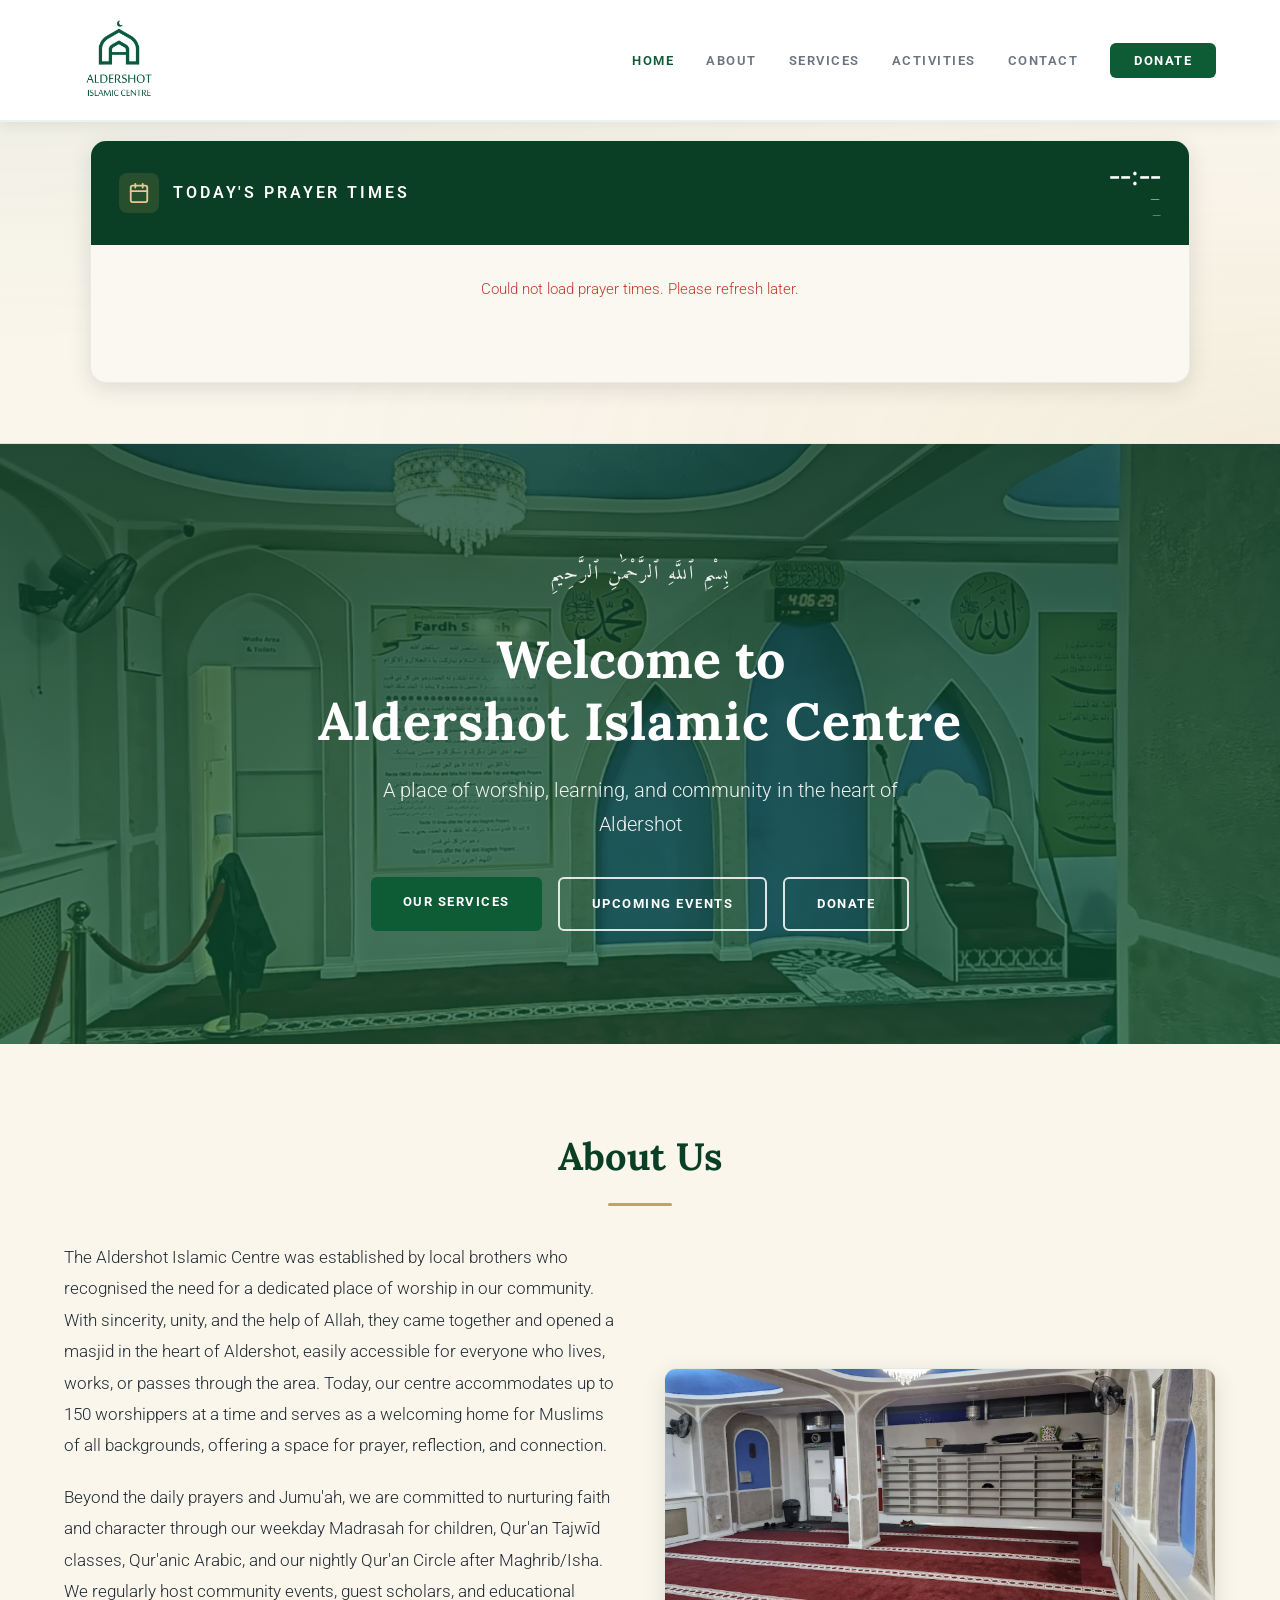
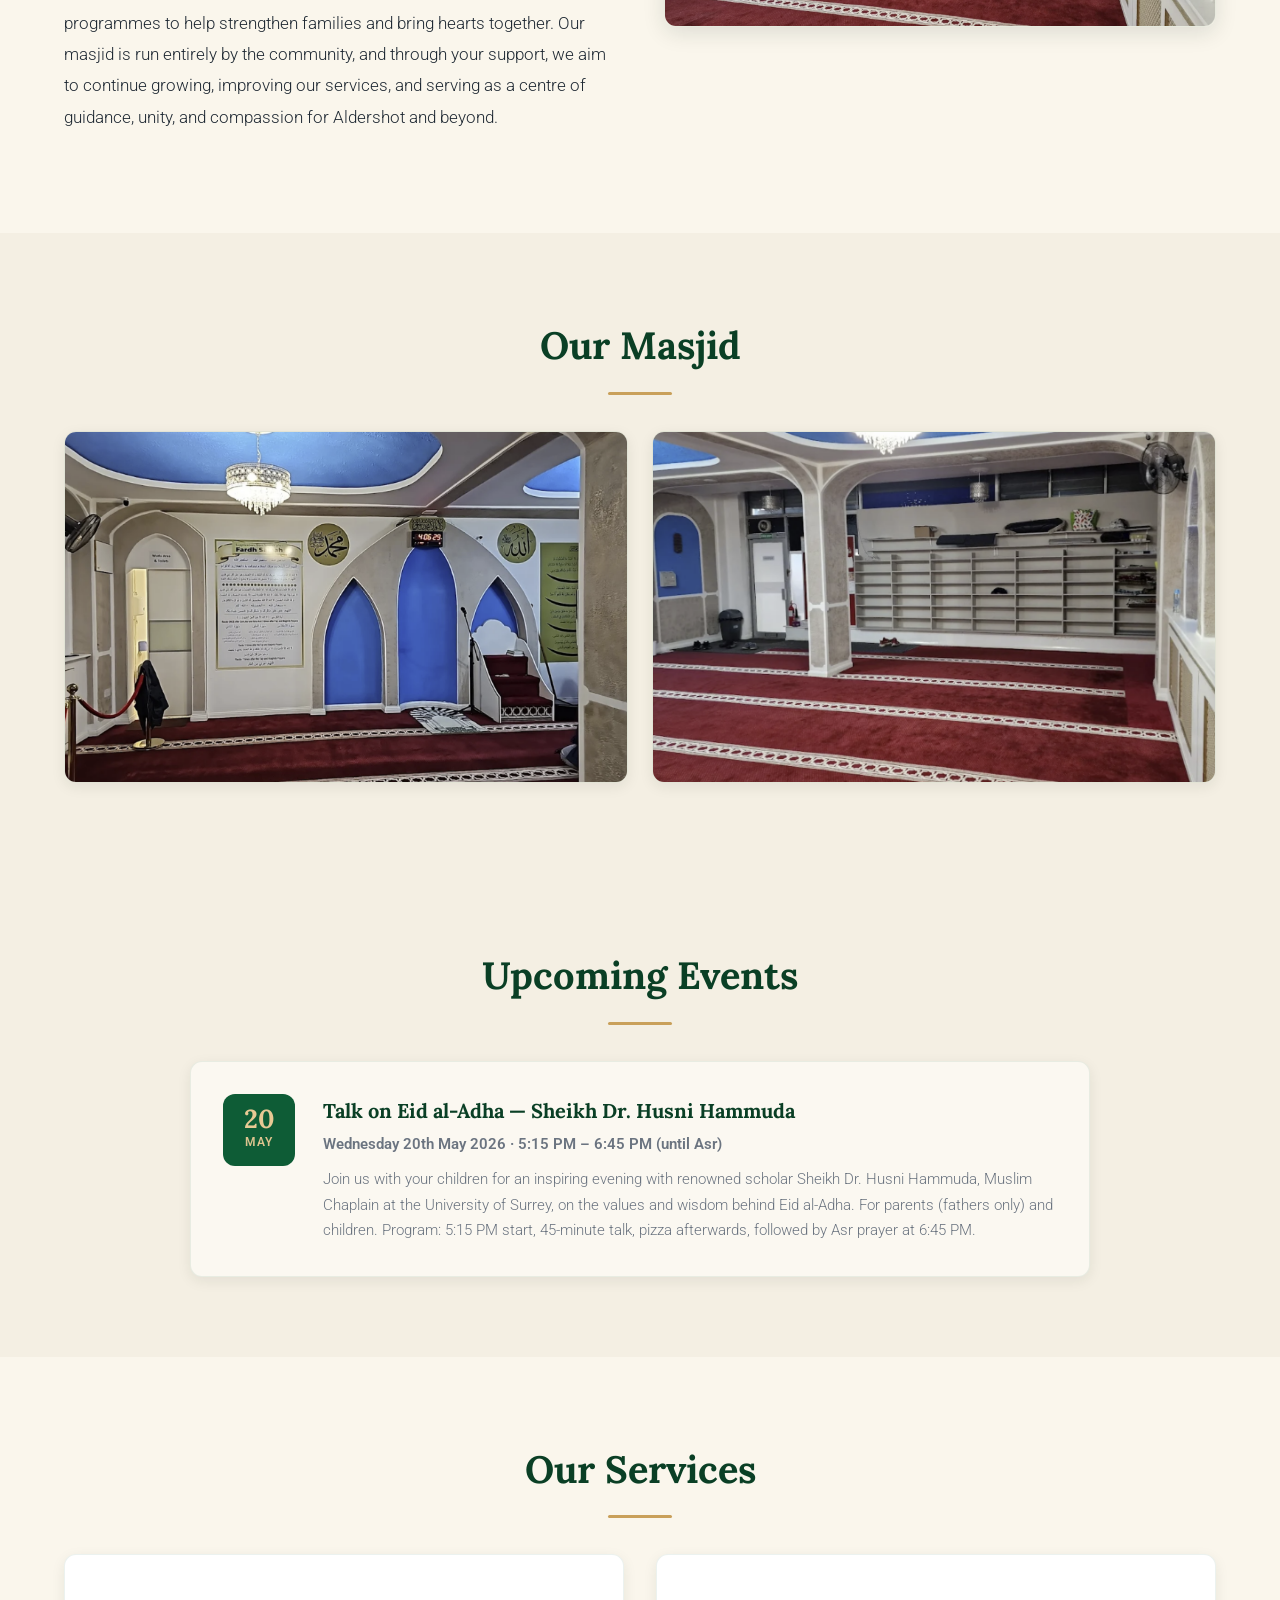
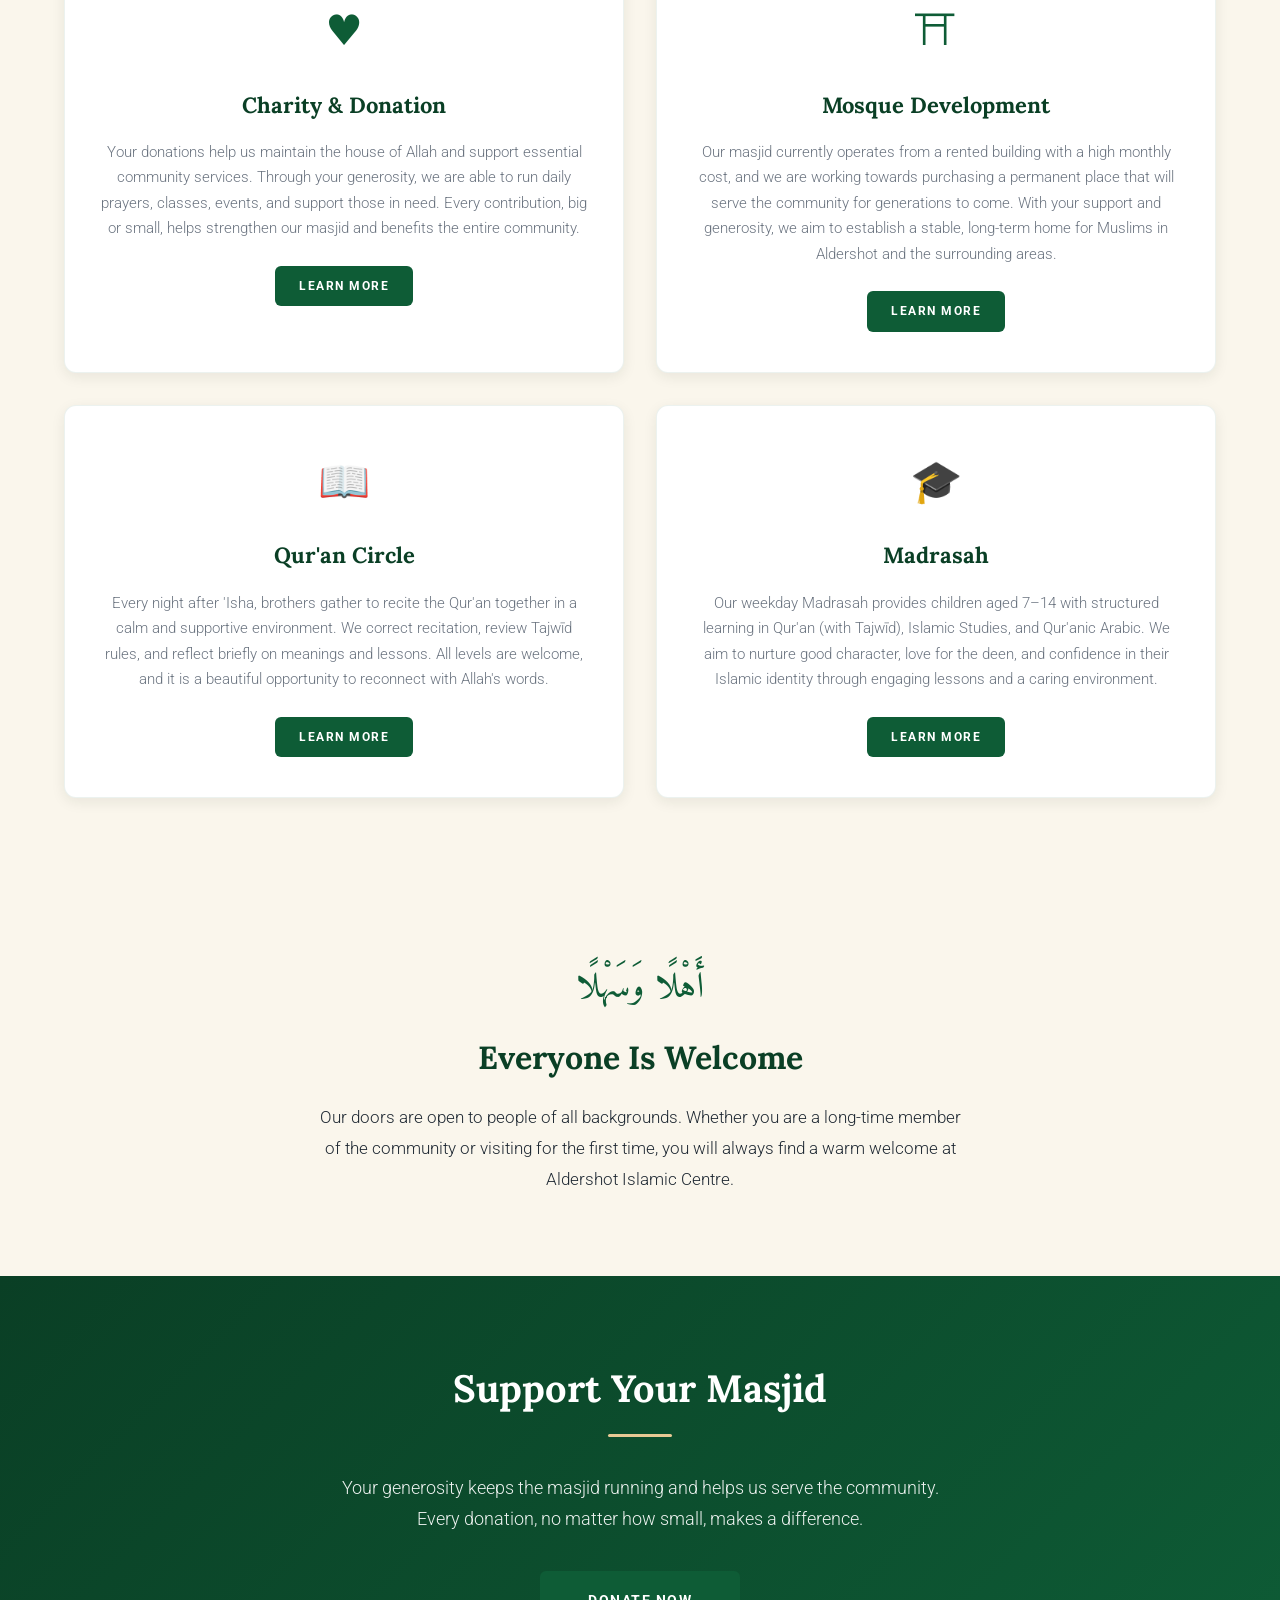
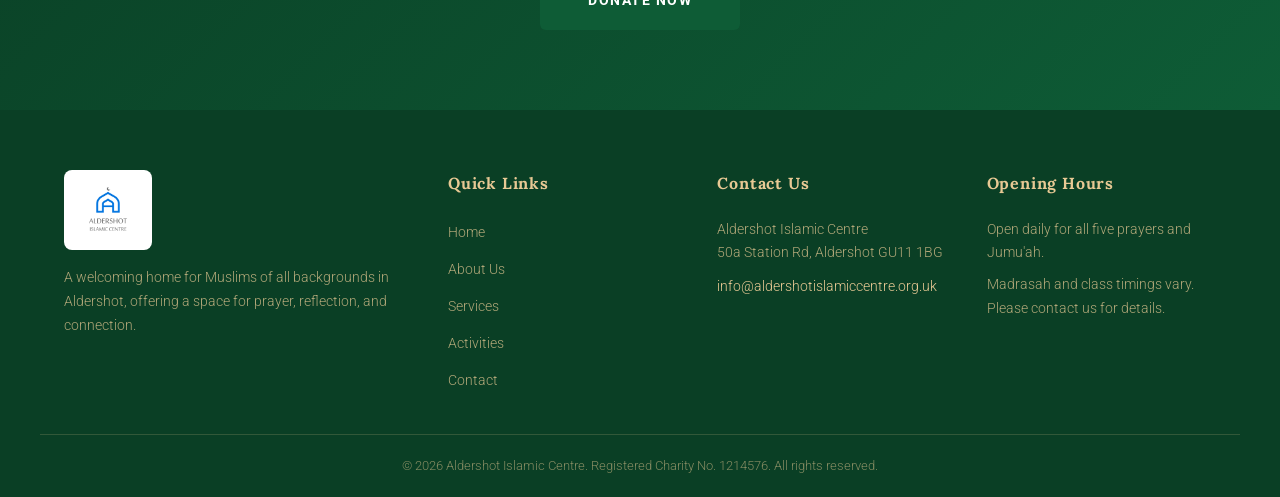
<file: index.html>
<!DOCTYPE html>
<html lang="en">
<head>
    <meta charset="UTF-8">
    <meta name="viewport" content="width=device-width, initial-scale=1.0">
    <title>Aldershot Islamic Centre</title>
    <link rel="preconnect" href="https://fonts.googleapis.com">
    <link rel="preconnect" href="https://fonts.gstatic.com" crossorigin>
    <link href="https://fonts.googleapis.com/css2?family=Amiri&family=Lora:wght@500;600;700&family=Raleway:wght@300;400;500;600&family=Roboto:wght@300;400;500;700;900&display=swap" rel="stylesheet">
    <link rel="stylesheet" href="assets/css/styles.css?v=31">
    <link rel="icon" href="assets/images/logo.png" type="image/png">
    <link rel="manifest" href="/manifest.json">
    <link rel="apple-touch-icon" href="/assets/images/logo.png">
    <meta name="theme-color" content="#0a3f25">
    <meta name="apple-mobile-web-app-capable" content="yes">
    <meta name="apple-mobile-web-app-status-bar-style" content="black-translucent">
    <meta name="apple-mobile-web-app-title" content="Aldershot IC">
</head>
<body>
    <!-- Navigation -->
    <header class="header" id="header">
        <div class="container nav-container">
            <a href="index.html" class="logo">
                <img src="assets/images/logo.png" alt="Aldershot Islamic Centre">
            </a>
            <nav class="nav" id="nav">
                <ul class="nav-list">
                    <li><a href="index.html" class="nav-link active">HOME</a></li>
                    <li><a href="#about" class="nav-link">ABOUT</a></li>
                    <li><a href="#services" class="nav-link">SERVICES</a></li>
                    <li><a href="activities.html" class="nav-link">ACTIVITIES</a></li>
                    <li><a href="contact.html" class="nav-link">CONTACT</a></li>
                    <li><a href="https://donorbox.org/monthly-donations-935143" class="nav-link nav-donate" target="_blank" rel="noopener">DONATE</a></li>
                </ul>
            </nav>
            <a href="https://donorbox.org/monthly-donations-935143" class="mobile-donate" target="_blank" rel="noopener">Donate</a>
            <button class="hamburger" id="hamburger" aria-label="Toggle menu">
                <span></span>
                <span></span>
                <span></span>
            </button>
        </div>
    </header>

    <!-- Prayer Times Section -->
    <section class="section prayer-times-hero" id="prayer-times">
        <div class="container">
            <section class="install-card" id="install-card" hidden>
                <div class="install-text">
                    <div class="install-title">Install app</div>
                    <div class="install-sub">Add to your home screen for quick access and alerts when prayer times change.</div>
                </div>
                <button type="button" class="install-btn" id="install-btn">Install</button>
                <button type="button" class="install-dismiss" id="install-dismiss" aria-label="Dismiss">&times;</button>
            </section>
            <section class="notify-card mobile-only" hidden>
                <div class="notify-text">
                    <div class="notify-title">Daily reminder</div>
                    <div class="notify-sub" id="notify-sub">Get a morning alert when jama'ah times change.</div>
                </div>
                <button type="button" class="notify-btn" id="notify-btn" data-state="idle">Enable</button>
            </section>
            <div class="eid" id="salah-eid" hidden></div>
            <div class="salah-widget" id="salah-widget">
                <div class="salah-widget-header">
                    <div class="title">
                        <span class="icon-pill">
                            <svg viewBox="0 0 24 24" fill="none" stroke="currentColor" stroke-width="2" stroke-linecap="round" stroke-linejoin="round">
                                <rect x="3" y="4" width="18" height="18" rx="2" ry="2"/>
                                <line x1="16" y1="2" x2="16" y2="6"/>
                                <line x1="8" y1="2" x2="8" y2="6"/>
                                <line x1="3" y1="10" x2="21" y2="10"/>
                            </svg>
                        </span>
                        Today's Prayer Times
                    </div>
                    <div class="salah-widget-clock">
                        <span class="time" id="salah-time">--:--</span>
                        <span class="hijri" id="salah-hijri">—</span>
                        <span class="greg" id="salah-greg">—</span>
                    </div>
                </div>
                <div class="salah-table" id="salah-table"></div>
                <div class="jumma" id="salah-jumma"></div>
            </div>
        </div>
    </section>

    <!-- Hero Section -->
    <section class="hero" style="background: linear-gradient(rgba(10, 63, 37, 0.78), rgba(14, 92, 54, 0.65)), url('assets/images/Masjid-1.png') center/cover no-repeat;">
        <div class="hero-overlay"></div>
        <div class="container hero-content">
            <p class="hero-arabic">بِسْمِ ٱللَّهِ ٱلرَّحْمَٰنِ ٱلرَّحِيمِ</p>
            <h1>Welcome to<br><span class="brand-name">Aldershot Islamic Centre</span></h1>
            <p>A place of worship, learning, and community in the heart of Aldershot</p>
            <div class="hero-buttons">
                <a href="#services" class="btn btn-primary">Our Services</a>
                <a href="#events" class="btn btn-outline">Upcoming Events</a>
                <a href="https://donorbox.org/monthly-donations-935143" class="btn btn-outline" target="_blank" rel="noopener">Donate</a>
            </div>
        </div>
    </section>

    <!-- About Section -->
    <section class="section about" id="about">
        <div class="container">
            <h2 class="section-title">About Us</h2>
            <div class="about-with-image">
                <div class="about-text">
                    <p>The Aldershot Islamic Centre was established by local brothers who recognised the need for a dedicated place of worship in our community. With sincerity, unity, and the help of Allah, they came together and opened a masjid in the heart of Aldershot, easily accessible for everyone who lives, works, or passes through the area. Today, our centre accommodates up to 150 worshippers at a time and serves as a welcoming home for Muslims of all backgrounds, offering a space for prayer, reflection, and connection.</p>
                    <p>Beyond the daily prayers and Jumu'ah, we are committed to nurturing faith and character through our weekday Madrasah for children, Qur'an Tajw&imacr;d classes, Qur'anic Arabic, and our nightly Qur'an Circle after Maghrib/Isha. We regularly host community events, guest scholars, and educational programmes to help strengthen families and bring hearts together. Our masjid is run entirely by the community, and through your support, we aim to continue growing, improving our services, and serving as a centre of guidance, unity, and compassion for Aldershot and beyond.</p>
                </div>
                <div class="about-image">
                    <img src="assets/images/Masjid-2.png" alt="Aldershot Islamic Centre prayer hall">
                </div>
            </div>
        </div>
    </section>

    <!-- Gallery Section -->
    <section class="section gallery" id="gallery">
        <div class="container">
            <h2 class="section-title">Our Masjid</h2>
            <div class="gallery-grid">
                <div class="gallery-item">
                    <img src="assets/images/Masjid-1.png" alt="Masjid mihrab and prayer area">
                </div>
                <div class="gallery-item">
                    <img src="assets/images/Masjid-2.png" alt="Masjid prayer hall">
                </div>
            </div>
        </div>
    </section>

    <!-- Upcoming Events Section -->
    <section class="section events" id="events">
        <div class="container">
            <h2 class="section-title">Upcoming Events</h2>
            <div class="events-grid">
                <div class="event-card">
                    <div class="event-date">
                        <span class="event-day">20</span>
                        <span class="event-month">May</span>
                    </div>
                    <div class="event-details">
                        <h3>Talk on Eid al-Adha &mdash; Sheikh Dr. Husni Hammuda</h3>
                        <p class="event-time">Wednesday 20th May 2026 &middot; 5:15 PM &ndash; 6:45 PM (until Asr)</p>
                        <p>Join us with your children for an inspiring evening with renowned scholar Sheikh Dr. Husni Hammuda, Muslim Chaplain at the University of Surrey, on the values and wisdom behind Eid al-Adha. For parents (fathers only) and children. Program: 5:15 PM start, 45-minute talk, pizza afterwards, followed by Asr prayer at 6:45 PM.</p>
                    </div>
                </div>
            </div>
        </div>
    </section>


    <!-- Services Section -->
    <section class="section services" id="services">
        <div class="container">
            <h2 class="section-title">Our Services</h2>
            <div class="services-grid">
                <div class="service-card">
                    <div class="service-icon">&#9829;</div>
                    <h3>Charity & Donation</h3>
                    <p>Your donations help us maintain the house of Allah and support essential community services. Through your generosity, we are able to run daily prayers, classes, events, and support those in need. Every contribution, big or small, helps strengthen our masjid and benefits the entire community.</p>
                    <a href="service-charity.html" class="btn btn-small">Learn More</a>
                </div>
                <div class="service-card">
                    <div class="service-icon">&#9961;</div>
                    <h3>Mosque Development</h3>
                    <p>Our masjid currently operates from a rented building with a high monthly cost, and we are working towards purchasing a permanent place that will serve the community for generations to come. With your support and generosity, we aim to establish a stable, long-term home for Muslims in Aldershot and the surrounding areas.</p>
                    <a href="service-development.html" class="btn btn-small">Learn More</a>
                </div>
                <div class="service-card">
                    <div class="service-icon">&#128214;</div>
                    <h3>Qur'an Circle</h3>
                    <p>Every night after 'Isha, brothers gather to recite the Qur'an together in a calm and supportive environment. We correct recitation, review Tajw&imacr;d rules, and reflect briefly on meanings and lessons. All levels are welcome, and it is a beautiful opportunity to reconnect with Allah's words.</p>
                    <a href="service-quran-circle.html" class="btn btn-small">Learn More</a>
                </div>
                <div class="service-card">
                    <div class="service-icon">&#127891;</div>
                    <h3>Madrasah</h3>
                    <p>Our weekday Madrasah provides children aged 7&ndash;14 with structured learning in Qur'an (with Tajw&imacr;d), Islamic Studies, and Qur'anic Arabic. We aim to nurture good character, love for the deen, and confidence in their Islamic identity through engaging lessons and a caring environment.</p>
                    <a href="service-madrasah.html" class="btn btn-small">Learn More</a>
                </div>
            </div>
        </div>
    </section>

    <!-- Welcome Banner -->
    <section class="section welcome-banner">
        <div class="container welcome-banner-content">
            <p class="welcome-arabic">أَهْلًا وَسَهْلًا</p>
            <h2>Everyone Is Welcome</h2>
            <p>Our doors are open to people of all backgrounds. Whether you are a long-time member of the community or visiting for the first time, you will always find a warm welcome at Aldershot Islamic Centre.</p>
        </div>
    </section>

    <!-- Donate Section -->
    <section class="section donate" id="donate">
        <div class="container donate-content">
            <h2 class="section-title section-title-light">Support Your Masjid</h2>
            <p>Your generosity keeps the masjid running and helps us serve the community. Every donation, no matter how small, makes a difference.</p>
            <a href="https://donorbox.org/monthly-donations-935143" class="btn btn-primary btn-large" target="_blank" rel="noopener">Donate Now</a>
        </div>
    </section>

    <!-- Footer -->
    <footer class="footer">
        <div class="container footer-grid">
            <div class="footer-about">
                <img src="assets/images/logo.png" alt="Aldershot Islamic Centre" class="footer-logo">
                <p>A welcoming home for Muslims of all backgrounds in Aldershot, offering a space for prayer, reflection, and connection.</p>
            </div>
            <div class="footer-links">
                <h4>Quick Links</h4>
                <ul>
                    <li><a href="index.html">Home</a></li>
                    <li><a href="#about">About Us</a></li>
                    <li><a href="#services">Services</a></li>
                    <li><a href="activities.html">Activities</a></li>
                    <li><a href="contact.html">Contact</a></li>
                </ul>
            </div>
            <div class="footer-contact">
                <h4>Contact Us</h4>
                <p>Aldershot Islamic Centre<br>50a Station Rd, Aldershot GU11 1BG</p>
                <p><a href="mailto:info@aldershotislamiccentre.org.uk">info@aldershotislamiccentre.org.uk</a></p>
            </div>
            <div class="footer-hours">
                <h4>Opening Hours</h4>
                <p>Open daily for all five prayers and Jumu'ah.</p>
                <p>Madrasah and class timings vary. Please contact us for details.</p>
            </div>
        </div>
        <div class="footer-bottom">
            <div class="container">
                <p>&copy; 2026 Aldershot Islamic Centre. Registered Charity No. 1214576. All rights reserved.</p>
            </div>
        </div>
    </footer>

    <script src="assets/js/script.js"></script>
    <script src="assets/js/salah-widget.js"></script>
    <script src="assets/js/notifications.js"></script>
    <script src="assets/js/install.js"></script>
    <script>
        if ('serviceWorker' in navigator) {
            window.addEventListener('load', () => {
                navigator.serviceWorker.register('/service-worker.js').catch(console.error);
            });
        }
    </script>
</body>
</html>
</file>
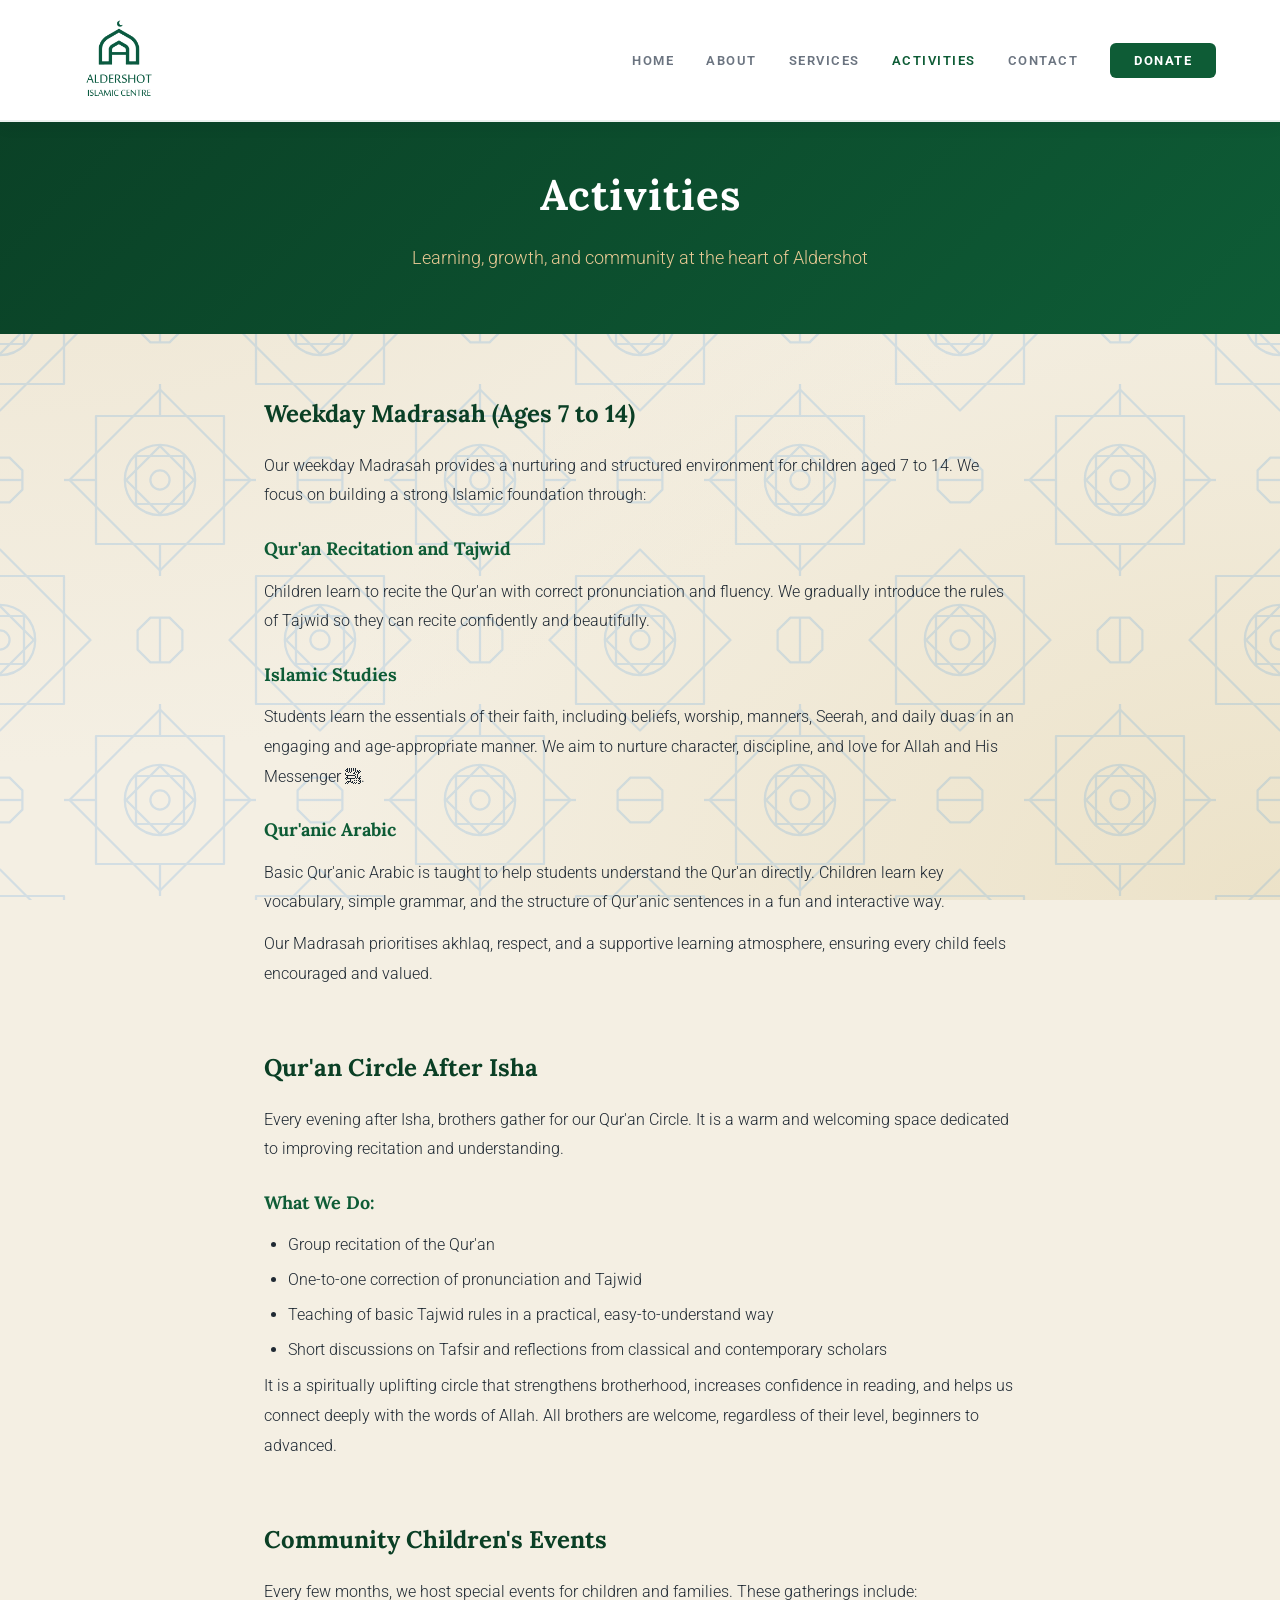
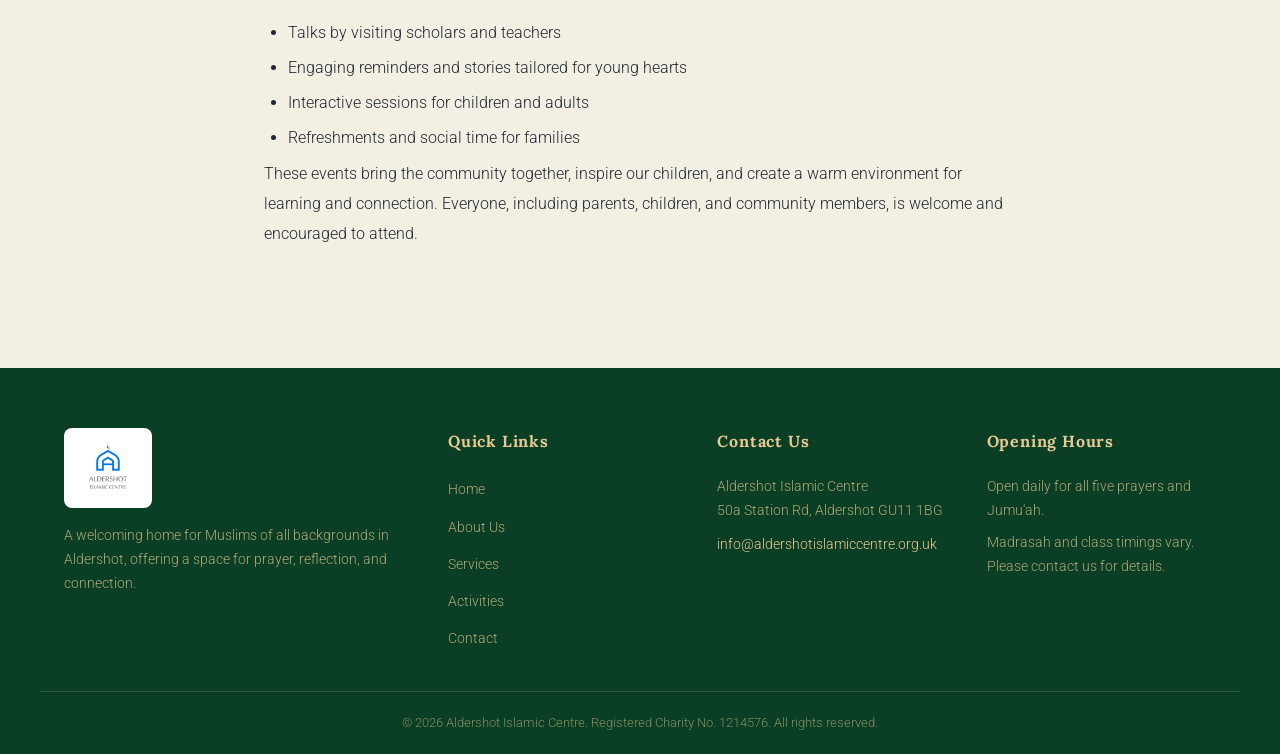
<file: activities.html>
<!DOCTYPE html>
<html lang="en">
<head>
    <meta charset="UTF-8">
    <meta name="viewport" content="width=device-width, initial-scale=1.0">
    <title>Activities - Aldershot Islamic Centre</title>
    <link rel="preconnect" href="https://fonts.googleapis.com">
    <link rel="preconnect" href="https://fonts.gstatic.com" crossorigin>
    <link href="https://fonts.googleapis.com/css2?family=Amiri&family=Lora:wght@500;600;700&family=Raleway:wght@300;400;500;600&family=Roboto:wght@300;400;500;700;900&display=swap" rel="stylesheet">
    <link rel="stylesheet" href="assets/css/styles.css?v=31">
    <link rel="icon" href="assets/images/logo.png" type="image/png">
    <link rel="manifest" href="/manifest.json">
    <link rel="apple-touch-icon" href="/assets/images/logo.png">
    <meta name="theme-color" content="#0a3f25">
    <meta name="apple-mobile-web-app-capable" content="yes">
    <meta name="apple-mobile-web-app-status-bar-style" content="black-translucent">
    <meta name="apple-mobile-web-app-title" content="Aldershot IC">
</head>
<body>
    <header class="header" id="header">
        <div class="container nav-container">
            <a href="index.html" class="logo"><img src="assets/images/logo.png" alt="Aldershot Islamic Centre"></a>
            <nav class="nav" id="nav">
                <ul class="nav-list">
                    <li><a href="index.html" class="nav-link">HOME</a></li>
                    <li><a href="index.html#about" class="nav-link">ABOUT</a></li>
                    <li><a href="index.html#services" class="nav-link">SERVICES</a></li>
                    <li><a href="activities.html" class="nav-link active">ACTIVITIES</a></li>
                    <li><a href="contact.html" class="nav-link">CONTACT</a></li>
                    <li><a href="https://donorbox.org/monthly-donations-935143" class="nav-link nav-donate" target="_blank" rel="noopener">DONATE</a></li>
                </ul>
            </nav>
            <a href="https://donorbox.org/monthly-donations-935143" class="mobile-donate" target="_blank" rel="noopener">Donate</a>
            <button class="hamburger" id="hamburger" aria-label="Toggle menu"><span></span><span></span><span></span></button>
        </div>
    </header>

    <section class="page-header">
        <div class="container">
            <h1 class="brand-name">Activities</h1>
            <p>Learning, growth, and community at the heart of Aldershot</p>
        </div>
    </section>

    <section class="page-content">
        <div class="container">

            <div class="activity-block">
                <h3>Weekday Madrasah (Ages 7 to 14)</h3>
                <p>Our weekday Madrasah provides a nurturing and structured environment for children aged 7 to 14. We focus on building a strong Islamic foundation through:</p>

                <h4>Qur'an Recitation and Tajwid</h4>
                <p>Children learn to recite the Qur'an with correct pronunciation and fluency. We gradually introduce the rules of Tajwid so they can recite confidently and beautifully.</p>

                <h4>Islamic Studies</h4>
                <p>Students learn the essentials of their faith, including beliefs, worship, manners, Seerah, and daily duas in an engaging and age-appropriate manner. We aim to nurture character, discipline, and love for Allah and His Messenger &#xFDFA;.</p>

                <h4>Qur'anic Arabic</h4>
                <p>Basic Qur'anic Arabic is taught to help students understand the Qur'an directly. Children learn key vocabulary, simple grammar, and the structure of Qur'anic sentences in a fun and interactive way.</p>

                <p>Our Madrasah prioritises akhlaq, respect, and a supportive learning atmosphere, ensuring every child feels encouraged and valued.</p>
            </div>

            <div class="activity-block">
                <h3>Qur'an Circle After Isha</h3>
                <p>Every evening after Isha, brothers gather for our Qur'an Circle. It is a warm and welcoming space dedicated to improving recitation and understanding.</p>

                <h4>What We Do:</h4>
                <ul>
                    <li>Group recitation of the Qur'an</li>
                    <li>One-to-one correction of pronunciation and Tajwid</li>
                    <li>Teaching of basic Tajwid rules in a practical, easy-to-understand way</li>
                    <li>Short discussions on Tafsir and reflections from classical and contemporary scholars</li>
                </ul>

                <p>It is a spiritually uplifting circle that strengthens brotherhood, increases confidence in reading, and helps us connect deeply with the words of Allah. All brothers are welcome, regardless of their level, beginners to advanced.</p>
            </div>

            <div class="activity-block">
                <h3>Community Children's Events</h3>
                <p>Every few months, we host special events for children and families. These gatherings include:</p>
                <ul>
                    <li>Talks by visiting scholars and teachers</li>
                    <li>Engaging reminders and stories tailored for young hearts</li>
                    <li>Interactive sessions for children and adults</li>
                    <li>Refreshments and social time for families</li>
                </ul>
                <p>These events bring the community together, inspire our children, and create a warm environment for learning and connection. Everyone, including parents, children, and community members, is welcome and encouraged to attend.</p>
            </div>

        </div>
    </section>

    <footer class="footer">
        <div class="container footer-grid">
            <div class="footer-about">
                <img src="assets/images/logo.png" alt="Aldershot Islamic Centre" class="footer-logo">
                <p>A welcoming home for Muslims of all backgrounds in Aldershot, offering a space for prayer, reflection, and connection.</p>
            </div>
            <div class="footer-links">
                <h4>Quick Links</h4>
                <ul>
                    <li><a href="index.html">Home</a></li>
                    <li><a href="index.html#about">About Us</a></li>
                    <li><a href="index.html#services">Services</a></li>
                    <li><a href="activities.html">Activities</a></li>
                    <li><a href="contact.html">Contact</a></li>
                </ul>
            </div>
            <div class="footer-contact">
                <h4>Contact Us</h4>
                <p>Aldershot Islamic Centre<br>50a Station Rd, Aldershot GU11 1BG</p>
                <p><a href="mailto:info@aldershotislamiccentre.org.uk">info@aldershotislamiccentre.org.uk</a></p>
            </div>
            <div class="footer-hours">
                <h4>Opening Hours</h4>
                <p>Open daily for all five prayers and Jumu'ah.</p>
                <p>Madrasah and class timings vary. Please contact us for details.</p>
            </div>
        </div>
        <div class="footer-bottom"><div class="container"><p>&copy; 2026 Aldershot Islamic Centre. Registered Charity No. 1214576. All rights reserved.</p></div></div>
    </footer>
    <script src="assets/js/script.js"></script>
    <script>
        if ('serviceWorker' in navigator) {
            window.addEventListener('load', () => {
                navigator.serviceWorker.register('/service-worker.js').catch(console.error);
            });
        }
    </script>
</body>
</html>
</file>
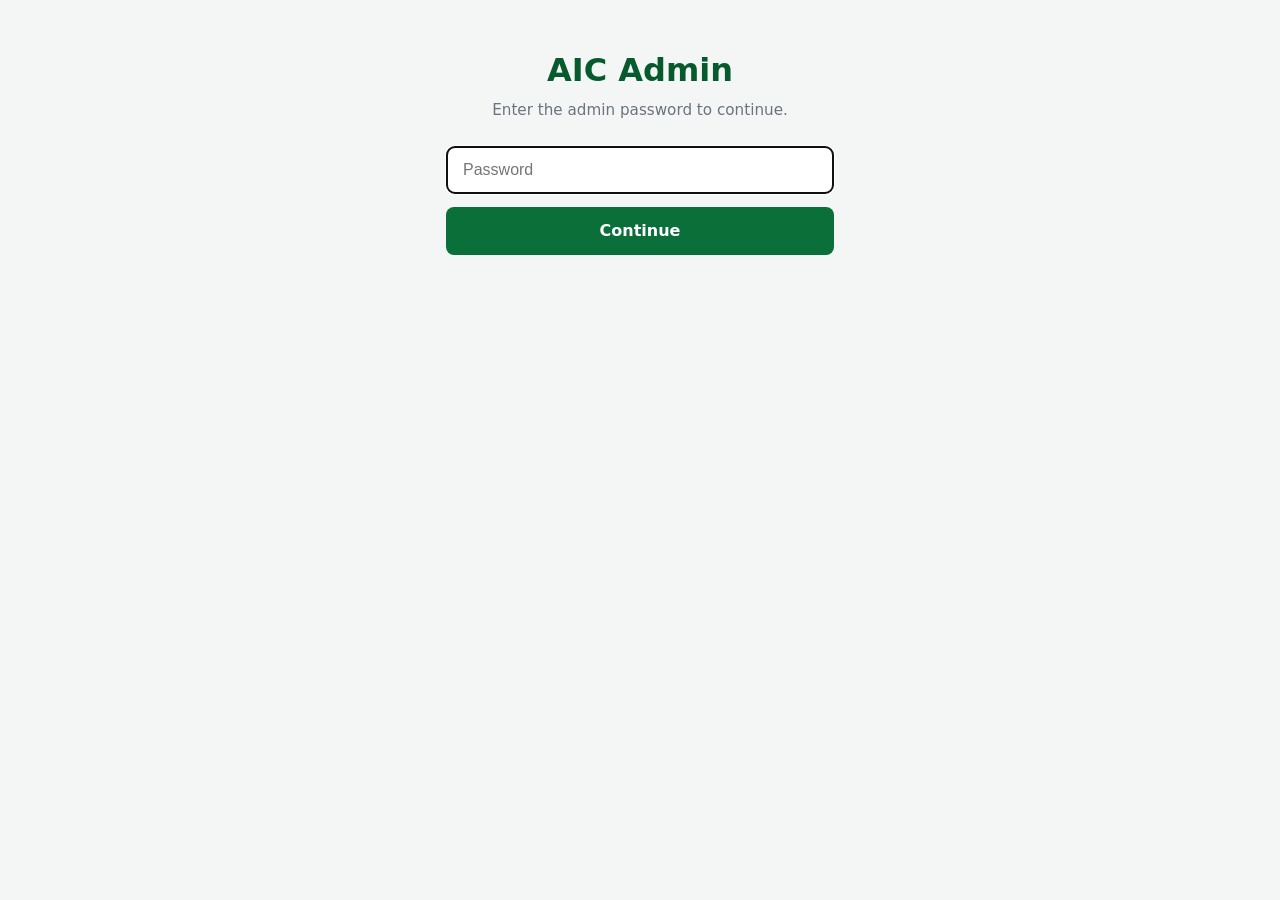
<file: admin.html>
<!DOCTYPE html>
<html lang="en">
<head>
<meta charset="UTF-8">
<meta name="viewport" content="width=device-width,initial-scale=1">
<meta name="theme-color" content="#0b6f3a">
<title>AIC Admin — Salah Times</title>
<style>
  :root {
    --bg: #f4f6f5;
    --card: #ffffff;
    --line: #e5e7eb;
    --line-soft: #eef0ee;
    --text: #1a1a1a;
    --muted: #6b7280;
    --accent: #0b6f3a;
    --accent-dark: #075a2e;
    --accent-soft: #eaf6ee;
    --danger: #b3261e;
    --warn-bg: #fff4e6;
    --warn-line: #e8a94a;
    --ok-bg: #e6f7ea;
    --err-bg: #fde2e2;
    --err-line: #d9534f;
  }
  * { box-sizing: border-box; -webkit-tap-highlight-color: transparent; }
  html { font-size: 16px; }
  html, body { margin: 0; padding: 0; }
  body {
    font-family: -apple-system, BlinkMacSystemFont, "Segoe UI", system-ui, sans-serif;
    background: var(--bg);
    color: var(--text);
    line-height: 1.4;
    padding: 1rem;
    padding-bottom: 4rem;
  }
  .wrap { max-width: 760px; margin: 0 auto; }

  header.page {
    display: flex;
    justify-content: space-between;
    align-items: baseline;
    flex-wrap: wrap;
    gap: 0.4rem 0.8rem;
    margin-bottom: 1rem;
  }
  header.page h1 {
    font-size: 1.5rem; margin: 0;
    color: var(--accent-dark);
  }
  .updated { color: var(--muted); font-size: 0.85rem; }
  .signout {
    background: transparent; border: 0;
    color: var(--muted); font-size: 0.85rem;
    padding: 0.2rem 0.5rem; cursor: pointer;
    text-decoration: underline; min-height: auto;
  }

  .toast {
    position: fixed; left: 50%; bottom: 1.2rem; transform: translateX(-50%);
    background: #1a1a1a; color: #fff; padding: 0.8rem 1.2rem; border-radius: 0.6rem;
    font-size: 0.95rem; opacity: 0; transition: opacity 0.2s;
    pointer-events: none; z-index: 100;
    box-shadow: 0 6px 18px rgba(0,0,0,0.25);
    max-width: calc(100vw - 2rem);
  }
  .toast.show { opacity: 1; }
  .toast.err { background: var(--danger); }

  section.card {
    background: var(--card);
    border: 1px solid var(--line);
    border-radius: 0.9rem;
    padding: 1rem;
    margin-bottom: 1.2rem;
  }
  section.card > h2 {
    font-size: 1.1rem; margin: 0 0 0.8rem;
    display: flex; justify-content: space-between; align-items: baseline;
    gap: 0.5rem;
  }
  section.card > h2 .count {
    color: var(--muted); font-size: 0.85rem; font-weight: 500;
  }
  .empty {
    color: var(--muted); padding: 0.9rem; font-size: 0.95rem;
    text-align: center;
    background: var(--line-soft);
    border-radius: 0.5rem;
    margin: 0 0 0.7rem;
  }
  .info-banner {
    background: var(--accent-soft); color: var(--accent-dark);
    border: 1px solid var(--accent);
    padding: 0.7rem 0.9rem; border-radius: 0.5rem;
    font-size: 0.85rem; margin-bottom: 1rem;
    display: flex; align-items: center; gap: 0.7rem;
    flex-wrap: wrap;
  }
  .info-banner .banner-text { flex: 1 1 200px; min-width: 0; }
  .info-banner .banner-actions {
    display: flex; gap: 0.4rem; flex-shrink: 0;
  }
  .info-banner .banner-actions button {
    padding: 0.4rem 0.75rem; min-height: 34px;
    font-size: 0.82rem; font-weight: 600;
  }
  .info-banner .banner-actions .icon-btn {
    padding: 0.4rem 0.55rem; font-size: 1rem;
  }

  .kiosk-status {
    padding: 0.7rem 0.9rem; border-radius: 0.5rem;
    font-size: 0.88rem; margin-bottom: 1rem;
    background: #f9fafb; border: 1px solid var(--line);
    color: var(--text);
    display: flex; align-items: center; gap: 0.5rem;
  }
  .kiosk-status:empty { display: none; }
  .kiosk-status.ok      { background: var(--ok-bg);   border-color: var(--accent);   color: var(--accent-dark); }
  .kiosk-status.err     { background: var(--err-bg);  border-color: var(--err-line); color: var(--danger); }
  .kiosk-status.pending { background: var(--warn-bg); border-color: var(--warn-line); color: #8a5a00; }
  .kiosk-status .ts { color: var(--muted); font-size: 0.78rem; margin-left: auto; flex-shrink: 0; }

  .item {
    background: #fafbfa;
    border: 1px solid var(--line);
    border-radius: 0.7rem;
    padding: 0.85rem 0.95rem;
    margin-bottom: 0.6rem;
    display: grid;
    grid-template-columns: 1fr auto;
    gap: 0.5rem 0.8rem;
    align-items: start;
  }
  .item .info {
    display: flex; flex-direction: column;
    gap: 0.3rem; min-width: 0;
  }
  .item .top {
    display: flex; align-items: center;
    flex-wrap: wrap; gap: 0.5rem 0.7rem;
  }
  .item .time {
    font-size: 1.45rem; font-weight: 700;
    font-variant-numeric: tabular-nums;
    color: var(--text); line-height: 1;
  }
  .pill {
    display: inline-block; padding: 0.22rem 0.7rem; border-radius: 999px;
    background: #eef2ff; color: #3730a3;
    font-size: 0.78rem; font-weight: 700;
    letter-spacing: 0.02em;
  }
  .pill.eid {
    background: #fef3c7; color: #92400e;
    font-size: 0.85rem; padding: 0.3rem 0.8rem;
  }
  .item .when {
    color: var(--muted); font-size: 0.92rem;
  }
  .item .note {
    color: var(--text); font-size: 0.95rem; word-wrap: break-word;
  }
  .item .actions {
    display: flex; gap: 0.4rem; flex-direction: column; align-self: stretch;
  }
  .item .actions button {
    padding: 0.45rem 0.8rem; min-height: 38px;
    font-size: 0.85rem; font-weight: 600;
  }
  @media (min-width: 540px) {
    .item .actions { flex-direction: row; align-self: start; }
  }

  .eid-times {
    display: grid; grid-template-columns: repeat(3, 1fr);
    gap: 0.45rem; margin-top: 0.3rem;
  }
  .eid-times .slot {
    background: #fff; border: 1px solid var(--line);
    border-radius: 0.45rem; padding: 0.4rem 0.5rem;
    display: flex; flex-direction: column; align-items: center;
    gap: 0.1rem;
  }
  .eid-times .slot .lbl {
    font-size: 0.65rem; color: var(--muted);
    text-transform: uppercase; letter-spacing: 0.06em; font-weight: 600;
  }
  .eid-times .slot .val {
    font-size: 1.05rem; font-weight: 700;
    font-variant-numeric: tabular-nums;
  }
  .eid-times .slot.empty { opacity: 0.4; }

  form.editor {
    background: var(--accent-soft);
    border: 1.5px solid var(--accent);
    border-radius: 0.75rem;
    padding: 1rem;
    margin-bottom: 0.6rem;
    display: grid; gap: 0.7rem;
  }
  form.editor h3 {
    margin: 0 0 0.1rem; font-size: 1rem;
    color: var(--accent-dark);
  }
  form.editor label { display: block; }
  form.editor label .lbl {
    display: block; font-size: 0.72rem; color: var(--muted);
    text-transform: uppercase; letter-spacing: 0.06em;
    margin-bottom: 0.3rem; font-weight: 700;
  }
  form.editor input,
  form.editor select {
    width: 100%; padding: 0.7rem 0.8rem;
    font-size: 16px;
    border: 1px solid var(--line); border-radius: 0.5rem;
    background: #fff; color: var(--text);
    font-family: inherit;
    min-height: 44px;
  }
  form.editor input:focus,
  form.editor select:focus {
    outline: 2px solid var(--accent); outline-offset: 1px;
  }
  form.editor .checkbox-row {
    display: flex; align-items: center; gap: 0.55rem;
    font-size: 0.95rem; padding: 0.2rem 0;
  }
  form.editor .checkbox-row input {
    width: 20px; height: 20px; min-height: auto; margin: 0;
  }
  form.editor .form-actions {
    display: flex; gap: 0.5rem; margin-top: 0.3rem;
  }
  form.editor .form-actions button { flex: 1; }

  button {
    border: 0; border-radius: 0.5rem;
    padding: 0.7rem 1rem; font-size: 16px;
    font-weight: 600; font-family: inherit;
    cursor: pointer; min-height: 44px;
  }
  button.primary { background: var(--accent); color: #fff; }
  button.primary:hover { background: var(--accent-dark); }
  button.ghost {
    background: #fff; color: var(--text);
    border: 1px solid var(--line);
  }
  button.ghost:hover { background: #f3f4f6; }
  button.danger {
    background: #fff; color: var(--danger);
    border: 1px solid #f3cfcf;
  }
  button.danger:hover { background: var(--err-bg); border-color: var(--err-line); }
  button.add-btn {
    width: 100%; padding: 0.95rem;
    background: transparent; color: var(--accent-dark);
    border: 2px dashed var(--accent);
    font-size: 1rem; min-height: 52px;
  }
  button.add-btn:hover { background: var(--accent-soft); }
  button:disabled { opacity: 0.5; cursor: not-allowed; }

  .auth-block {
    text-align: center; padding: 2rem 1rem;
    max-width: 420px; margin: 0 auto;
  }
  .auth-block h1 { margin: 0 0 0.4rem; color: var(--accent-dark); }
  .auth-block .desc {
    color: var(--muted); font-size: 0.95rem;
    margin: 0 0 1.5rem; line-height: 1.5;
  }
  .auth-block .desc a { color: var(--accent); }
  .auth-block input {
    width: 100%; margin: 0 0 0.8rem;
    padding: 0.8rem 1rem; font-size: 16px; min-height: 48px;
    border: 1px solid var(--line); border-radius: 0.5rem;
    background: #fff;
  }
  .auth-block button { width: 100%; min-height: 48px; }
  .auth-block .err-msg {
    color: var(--danger); font-size: 0.9rem;
    background: var(--err-bg); border: 1px solid var(--err-line);
    padding: 0.6rem; border-radius: 0.4rem;
    margin-bottom: 1rem;
  }

  .save-status {
    margin-top: 0.6rem; font-size: 0.85rem;
    color: var(--muted); text-align: center;
  }
</style>
</head>
<body>
<div class="wrap" id="root">
  <div class="auth-block">
    <h1>AIC Admin</h1>
    <p class="desc">Loading…</p>
  </div>
</div>
<div class="toast" id="toast"></div>

<script>
"use strict";

/* ---------- Config ---------- */
const REPO_OWNER = 'imthiyas13';
const REPO_NAME = 'aic-website';
const FILE_PATH = 'data/overrides.json';
const BRANCH = 'main';

// Kiosk (Pi) — hardcoded so the cog/settings form is gone.
const PI_URL = 'http://100.86.107.50:8080';
const PI_REFRESH_KEY_VALUE = 'Cayv7xcmQSYwnsD5';

// Admin login — password-gated. The actual GitHub PAT is XOR-encrypted with
// the password and base64'd into PAT_ENCRYPTED below, so the raw PAT never
// appears in source (and GitHub secret scanning won't auto-revoke it).
//
// To set this up, run this snippet in your browser console once:
//   (() => {
//     const pat = 'github_pat_xxxxxxxxxxxx';   // your new PAT
//     const pw  = 'choose-an-admin-password';  // what admins will type
//     let bin = '';
//     for (let i = 0; i < pat.length; i++)
//       bin += String.fromCharCode(pat.charCodeAt(i) ^ pw.charCodeAt(i % pw.length));
//     console.log(btoa(bin));
//   })();
// Copy the printed string and paste it as PAT_ENCRYPTED, then commit.
const PAT_ENCRYPTED = 'JkgQDQcRNx8VRW0CBQJiICk+NSlfMQFHXEZ3FwgURkQ+MAJZB193E0koAEtALBoaRWt0dwpzJS8VBAQsHgVzXlkibSo9MDdaCSQHcXtzDBUtLzs/MCABYGNZXnhj';

const AUTH_KEY = 'aic-admin-auth';

const PRAYERS_STD = [
  { key: 'fajr',    label: 'Fajr' },
  { key: 'zuhr',    label: 'Zuhr' },
  { key: 'asr',     label: 'Asr' },
  { key: 'maghrib', label: 'Maghrib' },
  { key: 'isha',    label: 'Isha' },
  { key: 'jumma1',  label: "Jumu'ah 1" },
  { key: 'jumma2',  label: "Jumu'ah 2" },
];
const EID_KEYS = ['eid1', 'eid2', 'eid3'];
const EID_LABELS = ['1st Salah', '2nd Salah', '3rd Salah'];
const INDEF = '9999-12-31';

const root = document.getElementById('root');
const toastEl = document.getElementById('toast');
let pat = '';  // populated from PAT_ENCRYPTED + password on successful login
let state = {
  rules: [],
  updatedAt: null,
  fileSha: null,
  adding: null,        // null | 'ovd' | 'eid'
  editing: null,       // null | { kind, idx | date }
  kioskStatus: null,   // null | { text, kind, ts }
};

function decryptPat(password) {
  if (!password || !PAT_ENCRYPTED || PAT_ENCRYPTED.startsWith('__FILL_IN_')) return '';
  let bin;
  try { bin = atob(PAT_ENCRYPTED); } catch { return ''; }
  let out = '';
  for (let i = 0; i < bin.length; i++) {
    out += String.fromCharCode(bin.charCodeAt(i) ^ password.charCodeAt(i % password.length));
  }
  return out;
}

/* ---------- Helpers ---------- */

function toast(msg, isErr = false) {
  toastEl.textContent = msg;
  toastEl.classList.toggle('err', isErr);
  toastEl.classList.add('show');
  setTimeout(() => toastEl.classList.remove('show'), 2500);
}

function escapeHtml(s) {
  return String(s ?? '').replace(/[&<>"']/g, c => ({
    '&': '&amp;', '<': '&lt;', '>': '&gt;', '"': '&quot;', "'": '&#39;',
  }[c]));
}

function prayerLabel(key) {
  const p = PRAYERS_STD.find(x => x.key === key);
  if (p) return p.label;
  const i = EID_KEYS.indexOf(key);
  if (i >= 0) return EID_LABELS[i];
  return key;
}

function sameDay(a, b) {
  return a.getFullYear() === b.getFullYear()
    && a.getMonth() === b.getMonth()
    && a.getDate() === b.getDate();
}

function fmtDate(s) {
  if (!s) return '';
  if (s === INDEF) return 'until further notice';
  const parts = s.split('-').map(Number);
  if (parts.length !== 3 || parts.some(isNaN)) return s;
  const [y, m, d] = parts;
  const date = new Date(y, m - 1, d);
  const today = new Date(); today.setHours(0, 0, 0, 0);
  const tom = new Date(today); tom.setDate(today.getDate() + 1);
  if (sameDay(date, today)) return 'Today';
  if (sameDay(date, tom)) return 'Tomorrow';
  return date.toLocaleDateString(undefined, {
    weekday: 'short', day: 'numeric', month: 'short', year: 'numeric',
  });
}

function fmtRange(from, to) {
  if (!from) return '';
  if (!to || to === from) return fmtDate(from);
  if (to === INDEF) return `${fmtDate(from)} → until further notice`;
  return `${fmtDate(from)} → ${fmtDate(to)}`;
}

function todayStr() {
  const d = new Date();
  const m = String(d.getMonth() + 1).padStart(2, '0');
  const day = String(d.getDate()).padStart(2, '0');
  return `${d.getFullYear()}-${m}-${day}`;
}

function nowIsoUtc() {
  return new Date().toISOString().replace(/\.\d{3}Z$/, 'Z');
}

/* ---------- UTF-8 safe base64 ---------- */

function utf8ToBase64(str) {
  const bytes = new TextEncoder().encode(str);
  let bin = '';
  for (let i = 0; i < bytes.length; i++) bin += String.fromCharCode(bytes[i]);
  return btoa(bin);
}

function base64ToUtf8(b64) {
  const clean = b64.replace(/\s+/g, '');
  const bin = atob(clean);
  const bytes = new Uint8Array(bin.length);
  for (let i = 0; i < bin.length; i++) bytes[i] = bin.charCodeAt(i);
  return new TextDecoder().decode(bytes);
}

/* ---------- GitHub API ---------- */

const GH_BASE = `https://api.github.com/repos/${REPO_OWNER}/${REPO_NAME}/contents`;

async function ghGet(path) {
  const url = `${GH_BASE}/${path}?ref=${encodeURIComponent(BRANCH)}&t=${Date.now()}`;
  const res = await fetch(url, {
    headers: {
      'Authorization': `Bearer ${pat}`,
      'Accept': 'application/vnd.github+json',
      'X-GitHub-Api-Version': '2022-11-28',
    },
  });
  if (!res.ok) {
    const text = await res.text();
    let msg;
    try { msg = JSON.parse(text).message || text; } catch { msg = text; }
    const err = new Error(msg || `HTTP ${res.status}`);
    err.status = res.status;
    throw err;
  }
  return res.json();
}

async function ghPut(path, jsonContent, sha, message) {
  const url = `${GH_BASE}/${path}`;
  const body = {
    message,
    content: utf8ToBase64(JSON.stringify(jsonContent, null, 2) + '\n'),
    branch: BRANCH,
  };
  if (sha) body.sha = sha;
  const res = await fetch(url, {
    method: 'PUT',
    headers: {
      'Authorization': `Bearer ${pat}`,
      'Accept': 'application/vnd.github+json',
      'Content-Type': 'application/json',
      'X-GitHub-Api-Version': '2022-11-28',
    },
    body: JSON.stringify(body),
  });
  if (!res.ok) {
    const text = await res.text();
    let msg;
    try { msg = JSON.parse(text).message || text; } catch { msg = text; }
    const err = new Error(msg || `HTTP ${res.status}`);
    err.status = res.status;
    throw err;
  }
  return res.json();
}

async function loadRules() {
  const data = await ghGet(FILE_PATH);
  state.fileSha = data.sha;
  const text = base64ToUtf8(data.content);
  let parsed;
  try { parsed = JSON.parse(text); } catch { parsed = { rules: [], updatedAt: null }; }
  state.rules = parsed.rules || [];
  state.updatedAt = parsed.updatedAt || null;
}

async function saveRules(rules) {
  const updatedAt = nowIsoUtc();
  const newJson = { updatedAt, rules, errors: [] };
  let result;
  try {
    result = await ghPut(FILE_PATH, newJson, state.fileSha, 'admin: update prayer time overrides');
  } catch (e) {
    if (e.status === 409 || /sha/i.test(e.message)) {
      // Conflict — refetch and retry once
      await loadRules();
      result = await ghPut(FILE_PATH, newJson, state.fileSha, 'admin: update prayer time overrides');
    } else {
      throw e;
    }
  }
  state.fileSha = result.content && result.content.sha;
  state.rules = rules;
  state.updatedAt = updatedAt;
  return { ok: true, updatedAt, rules };
}

/* ---------- Data shaping ---------- */

function groupEid(rules) {
  const groups = {};
  const others = [];
  for (const r of rules) {
    if (EID_KEYS.includes(r.prayer)) {
      const g = groups[r.from] = groups[r.from] || { date: r.from, note: '', prayers: {} };
      g.prayers[r.prayer] = r.iqamah;
      if (r.note && !g.note) g.note = r.note;
    } else {
      others.push(r);
    }
  }
  const eidEvents = Object.values(groups).sort((a, b) => a.date.localeCompare(b.date));
  others.sort((a, b) => a.from.localeCompare(b.from) || a.prayer.localeCompare(b.prayer));
  return { eidEvents, others };
}

function flattenRules(others, eidEvents) {
  const out = [...others];
  for (const e of eidEvents) {
    for (const k of EID_KEYS) {
      if (e.prayers[k]) {
        out.push({ from: e.date, to: e.date, prayer: k, iqamah: e.prayers[k], note: e.note || '' });
      }
    }
  }
  return out;
}

/* ---------- Auth screen ---------- */

function renderAuth(message = '') {
  root.innerHTML = `
    <div class="auth-block">
      <h1>AIC Admin</h1>
      <p class="desc">Enter the admin password to continue.</p>
      ${message ? `<div class="err-msg">${escapeHtml(message)}</div>` : ''}
      <input id="pw" type="password" placeholder="Password" autocomplete="current-password">
      <button class="primary" id="auth-go">Continue</button>
    </div>`;
  const input = document.getElementById('pw');
  const go = document.getElementById('auth-go');
  go.onclick = async () => {
    const v = input.value;
    if (!v) return;
    go.disabled = true;
    go.textContent = 'Verifying…';
    const candidate = decryptPat(v);
    if (!candidate) {
      pat = '';
      renderAuth('Admin not configured yet (PAT_ENCRYPTED is empty).');
      return;
    }
    pat = candidate;
    try {
      await loadRules();
      localStorage.setItem(AUTH_KEY, v);
      render();
    } catch (e) {
      pat = '';
      const msg = e.status === 401 || e.status === 403
        ? 'Wrong password.'
        : (e.message || 'Sign-in failed');
      renderAuth(msg);
    }
  };
  input.addEventListener('keydown', e => {
    if (e.key === 'Enter') go.click();
  });
  input.focus();
}

function signOut() {
  if (!confirm('Sign out from this device?')) return;
  localStorage.removeItem(AUTH_KEY);
  pat = '';
  state = { rules: [], updatedAt: null, fileSha: null, adding: null, editing: null };
  renderAuth();
}

/* ---------- Item cards ---------- */

function ovdCardHtml(r, idx) {
  return `
    <div class="item">
      <div class="info">
        <div class="top">
          <span class="pill">${escapeHtml(prayerLabel(r.prayer))}</span>
          <span class="time">${escapeHtml(r.iqamah)}</span>
        </div>
        <div class="when">${escapeHtml(fmtRange(r.from, r.to))}</div>
        ${r.note ? `<div class="note">${escapeHtml(r.note)}</div>` : ''}
      </div>
      <div class="actions">
        <button class="ghost" data-act="edit-ovd" data-i="${idx}">Edit</button>
        <button class="danger" data-act="del-ovd" data-i="${idx}">Delete</button>
      </div>
    </div>`;
}

function eidCardHtml(e) {
  const slot = (k, label) => {
    const v = e.prayers[k];
    return v
      ? `<div class="slot"><span class="lbl">${label}</span><span class="val">${escapeHtml(v)}</span></div>`
      : `<div class="slot empty"><span class="lbl">${label}</span><span class="val">—</span></div>`;
  };
  return `
    <div class="item">
      <div class="info">
        <div class="top">
          <span class="pill eid">${escapeHtml(e.note || 'Eid Salah')}</span>
        </div>
        <div class="when">${escapeHtml(fmtDate(e.date))}</div>
        <div class="eid-times">
          ${slot('eid1', '1st')}
          ${slot('eid2', '2nd')}
          ${slot('eid3', '3rd')}
        </div>
      </div>
      <div class="actions">
        <button class="ghost" data-act="edit-eid" data-date="${escapeHtml(e.date)}">Edit</button>
        <button class="danger" data-act="del-eid" data-date="${escapeHtml(e.date)}">Delete</button>
      </div>
    </div>`;
}

/* ---------- Editor forms ---------- */

function ovdFormHtml(initial, mode) {
  const from = initial?.from || todayStr();
  const indef = !initial || !initial.to || initial.to === INDEF;
  const to = (initial?.to && initial.to !== INDEF) ? initial.to : '';
  const prayer = initial?.prayer || 'fajr';
  const iqamah = initial?.iqamah || '';
  const title = mode === 'edit' ? 'Edit override' : 'New override';
  return `
    <form class="editor" data-form="ovd">
      <h3>${title}</h3>
      <label><span class="lbl">Prayer</span>
        <select name="prayer" required>
          ${PRAYERS_STD.map(p => `<option value="${p.key}"${p.key === prayer ? ' selected' : ''}>${p.label}</option>`).join('')}
        </select>
      </label>
      <label><span class="lbl">Jama'ah time</span>
        <input type="time" name="iqamah" value="${escapeHtml(iqamah)}" required>
      </label>
      <label><span class="lbl">From date</span>
        <input type="date" name="from" value="${escapeHtml(from)}" required>
      </label>
      <label class="checkbox-row">
        <input type="checkbox" name="indef"${indef ? ' checked' : ''}>
        Apply until further notice
      </label>
      <label data-todate><span class="lbl">To date</span>
        <input type="date" name="to" value="${escapeHtml(to)}">
      </label>
      <div class="form-actions">
        <button type="button" class="ghost" data-act="cancel">Cancel</button>
        <button type="submit" class="primary">Save</button>
      </div>
    </form>`;
}

function eidFormHtml(initial, mode) {
  const date = initial?.date || todayStr();
  const note = initial?.note || '';
  const e1 = initial?.prayers?.eid1 || '';
  const e2 = initial?.prayers?.eid2 || '';
  const e3 = initial?.prayers?.eid3 || '';
  const title = mode === 'edit' ? 'Edit Eid event' : 'New Eid event';
  const origDate = mode === 'edit' ? ` data-orig-date="${escapeHtml(initial.date)}"` : '';
  return `
    <form class="editor" data-form="eid"${origDate}>
      <h3>${title}</h3>
      <label><span class="lbl">Eid date</span>
        <input type="date" name="date" value="${escapeHtml(date)}" required>
      </label>
      <label><span class="lbl">Header</span>
        <input type="text" name="note" list="eid-headers" placeholder="Eid ul Fitr" value="${escapeHtml(note)}" required>
        <datalist id="eid-headers">
          <option value="Eid ul Fitr">
          <option value="Eid ul Adha">
        </datalist>
      </label>
      <label><span class="lbl">1st salah time</span>
        <input type="time" name="eid1" value="${escapeHtml(e1)}">
      </label>
      <label><span class="lbl">2nd salah time</span>
        <input type="time" name="eid2" value="${escapeHtml(e2)}">
      </label>
      <label><span class="lbl">3rd salah time</span>
        <input type="time" name="eid3" value="${escapeHtml(e3)}">
      </label>
      <div class="form-actions">
        <button type="button" class="ghost" data-act="cancel">Cancel</button>
        <button type="submit" class="primary">Save</button>
      </div>
    </form>`;
}

/* ---------- Main render ---------- */

function render() {
  const { eidEvents, others } = groupEid(state.rules);
  const updated = state.updatedAt ? new Date(state.updatedAt).toLocaleString() : '—';

  let ovdList;
  if (others.length === 0 && state.adding !== 'ovd') {
    ovdList = '<p class="empty">No active overrides.</p>';
  } else {
    ovdList = others.map((r, i) => {
      if (state.editing && state.editing.kind === 'ovd' && state.editing.idx === i) {
        return ovdFormHtml(r, 'edit');
      }
      return ovdCardHtml(r, i);
    }).join('');
  }

  let eidList;
  if (eidEvents.length === 0 && state.adding !== 'eid') {
    eidList = '<p class="empty">No Eid events scheduled.</p>';
  } else {
    eidList = eidEvents.map(e => {
      if (state.editing && state.editing.kind === 'eid' && state.editing.date === e.date) {
        return eidFormHtml(e, 'edit');
      }
      return eidCardHtml(e);
    }).join('');
  }

  const addOvdBlock = state.adding === 'ovd'
    ? ovdFormHtml(null, 'add')
    : `<button class="add-btn" data-act="add-ovd">+ Add override</button>`;
  const addEidBlock = state.adding === 'eid'
    ? eidFormHtml(null, 'add')
    : `<button class="add-btn" data-act="add-eid">+ Add Eid event</button>`;

  root.innerHTML = `
    <header class="page">
      <h1>AIC Admin</h1>
      <span class="updated">Last saved: ${escapeHtml(updated)}
        <button class="signout" data-act="signout">sign out</button>
      </span>
    </header>

    <div class="info-banner">
      <span class="banner-text">Saves commit to GitHub. Website rebuilds in ~30s; the kiosk syncs within ~60s — or refresh it now.</span>
      <span class="banner-actions">
        <button class="primary" data-act="refresh-kiosk">Refresh kiosk</button>
        <button class="primary" data-act="pull-kiosk" title="Pull latest code from GitHub on the Pi">Pull latest</button>
      </span>
    </div>
    <div class="kiosk-status${state.kioskStatus ? ' ' + state.kioskStatus.kind : ''}" id="kiosk-status">${state.kioskStatus ? `<span>${escapeHtml(state.kioskStatus.text)}</span><span class="ts">${escapeHtml(state.kioskStatus.ts)}</span>` : ''}</div>

    <section class="card">
      <h2>Prayer overrides <span class="count">${others.length} active</span></h2>
      ${ovdList}
      ${addOvdBlock}
    </section>

    <section class="card">
      <h2>Eid events <span class="count">${eidEvents.length} planned</span></h2>
      ${eidList}
      ${addEidBlock}
    </section>
  `;

  wireUp();
}

function wireUp() {
  root.querySelectorAll('[data-act]').forEach(el => {
    el.addEventListener('click', () => {
      const act = el.dataset.act;
      if (act === 'add-ovd') { state.adding = 'ovd'; state.editing = null; render(); }
      else if (act === 'add-eid') { state.adding = 'eid'; state.editing = null; render(); }
      else if (act === 'cancel') { state.adding = null; state.editing = null; render(); }
      else if (act === 'edit-ovd') { state.editing = { kind: 'ovd', idx: parseInt(el.dataset.i, 10) }; state.adding = null; render(); }
      else if (act === 'edit-eid') { state.editing = { kind: 'eid', date: el.dataset.date }; state.adding = null; render(); }
      else if (act === 'del-ovd') { onDeleteOverride(parseInt(el.dataset.i, 10)); }
      else if (act === 'del-eid') { onDeleteEid(el.dataset.date); }
      else if (act === 'signout') { signOut(); }
      else if (act === 'refresh-kiosk') { onRefreshKiosk(); }
      else if (act === 'pull-kiosk') { onPullKiosk(); }
    });
  });

  root.querySelectorAll('form[data-form]').forEach(f => {
    if (f.dataset.form === 'ovd') {
      f.addEventListener('submit', onSubmitOvd);
      const indefEl = f.querySelector('input[name="indef"]');
      const toBlock = f.querySelector('[data-todate]');
      const sync = () => { toBlock.style.display = indefEl.checked ? 'none' : ''; };
      indefEl.addEventListener('change', sync);
      sync();
    } else if (f.dataset.form === 'eid') {
      f.addEventListener('submit', onSubmitEid);
    }
    f.scrollIntoView({ behavior: 'smooth', block: 'center' });
  });
}

function setKioskStatus(text, kind) {
  state.kioskStatus = { text, kind, ts: new Date().toLocaleTimeString() };
  const el = document.getElementById('kiosk-status');
  if (!el) return;
  el.className = 'kiosk-status' + (kind ? ' ' + kind : '');
  el.innerHTML = `<span>${escapeHtml(text)}</span><span class="ts">${escapeHtml(state.kioskStatus.ts)}</span>`;
}

function callPiAction(path, pending) {
  const url = PI_URL.replace(/\/+$/, '');
  const key = PI_REFRESH_KEY_VALUE;
  if (!key || key.startsWith('__FILL_IN_')) {
    setKioskStatus('Refresh key not configured in admin source', 'err');
    return;
  }
  const target = `${url}${path}?key=${encodeURIComponent(key)}`;

  // HTTPS pages can't fetch plain-HTTP resources; if that's the case, fall
  // back to opening in a new tab (Pi's response page auto-closes). The
  // Pi-served copy of this file uses a same-origin URL and so always takes
  // the inline fetch path.
  const mixedContent = location.protocol === 'https:' && url.startsWith('http://');
  if (mixedContent) {
    setKioskStatus(`${pending} — opened in new tab (HTTPS→HTTP can't run inline)`, 'pending');
    window.open(target, '_blank', 'noopener');
    return;
  }

  setKioskStatus(`${pending}…`, 'pending');
  fetch(target, { headers: { 'Accept': 'application/json' } })
    .then(async r => {
      let data = null;
      try { data = await r.json(); } catch (_) {}
      const msg = data?.message || (r.ok ? 'Done' : `HTTP ${r.status}`);
      const ok = r.ok && data?.ok !== false;
      setKioskStatus(`${ok ? '✓' : '✗'} ${msg}`, ok ? 'ok' : 'err');
    })
    .catch(e => {
      setKioskStatus(`✗ ${pending} failed — ${e.message || 'network error'}`, 'err');
    });
}

function onRefreshKiosk() { callPiAction('/refresh', 'Refreshing'); }
function onPullKiosk() { callPiAction('/pull', 'Pulling'); }

/* ---------- Mutations ---------- */

async function applyMutation(mutator) {
  const { eidEvents, others } = groupEid(state.rules);
  const next = mutator({ eidEvents, others });
  if (!next) return;
  const newRules = flattenRules(next.others, next.eidEvents);
  toast('Saving…');
  try {
    await saveRules(newRules);
    toast('Saved to GitHub');
    state.adding = null;
    state.editing = null;
    render();
  } catch (e) {
    if (e.status === 401 || e.status === 403) {
      localStorage.removeItem(AUTH_KEY);
      pat = '';
      renderAuth('Session rejected. Please sign in again.');
      return;
    }
    toast(e.message || 'Save failed', true);
  }
}

function readOvdForm(f) {
  const prayer = f.prayer.value;
  const iqamah = f.iqamah.value;
  const from = f.from.value;
  const to = f.indef.checked ? INDEF : (f.to.value || INDEF);
  if (!prayer || !iqamah || !from) return { error: 'Fill all required fields' };
  if (to !== INDEF && to < from) return { error: '"To" date is before "From" date' };
  return { rule: { from, to, prayer, iqamah } };
}

function onSubmitOvd(ev) {
  ev.preventDefault();
  const f = ev.target;
  const result = readOvdForm(f);
  if (result.error) { toast(result.error, true); return; }
  const editing = state.editing;
  applyMutation(({ eidEvents, others }) => {
    if (editing && editing.kind === 'ovd') {
      const old = others[editing.idx];
      const note = old?.note || '';
      others.splice(editing.idx, 1, { ...result.rule, note });
    } else {
      others.push({ ...result.rule, note: '' });
    }
    return { eidEvents, others };
  });
}

function onDeleteOverride(idx) {
  if (!confirm('Delete this override?')) return;
  applyMutation(({ eidEvents, others }) => {
    others.splice(idx, 1);
    return { eidEvents, others };
  });
}

function readEidForm(f) {
  const date = f.date.value;
  const note = f.note.value.trim();
  const prayers = { eid1: f.eid1.value, eid2: f.eid2.value, eid3: f.eid3.value };
  const haveAny = Object.values(prayers).some(v => v);
  if (!date || !note || !haveAny) {
    return { error: 'Need date, header, and at least one salah time' };
  }
  return { event: { date, note, prayers }, origDate: f.dataset.origDate || null };
}

function onSubmitEid(ev) {
  ev.preventDefault();
  const f = ev.target;
  const result = readEidForm(f);
  if (result.error) { toast(result.error, true); return; }
  applyMutation(({ eidEvents, others }) => {
    const filtered = eidEvents.filter(e =>
      e.date !== result.event.date && e.date !== result.origDate
    );
    filtered.push(result.event);
    return { eidEvents: filtered, others };
  });
}

function onDeleteEid(date) {
  if (!confirm('Delete this Eid event?')) return;
  applyMutation(({ eidEvents, others }) => ({
    eidEvents: eidEvents.filter(e => e.date !== date),
    others,
  }));
}

/* ---------- Boot ---------- */

async function init() {
  const stored = localStorage.getItem(AUTH_KEY) || '';
  if (!stored) { renderAuth(); return; }
  pat = decryptPat(stored);
  if (!pat) { renderAuth(); return; }
  try {
    await loadRules();
    render();
  } catch (e) {
    if (e.status === 401 || e.status === 403) {
      localStorage.removeItem(AUTH_KEY);
      pat = '';
      renderAuth('Session rejected. Please sign in again.');
    } else {
      root.innerHTML = `<div class="auth-block"><h1>AIC Admin</h1>
        <p class="desc" style="color:var(--danger)">Failed to load: ${escapeHtml(e.message || 'unknown error')}</p>
        <button class="ghost" onclick="location.reload()">Retry</button></div>`;
    }
  }
}

init();
</script>
</body>
</html>
</file>
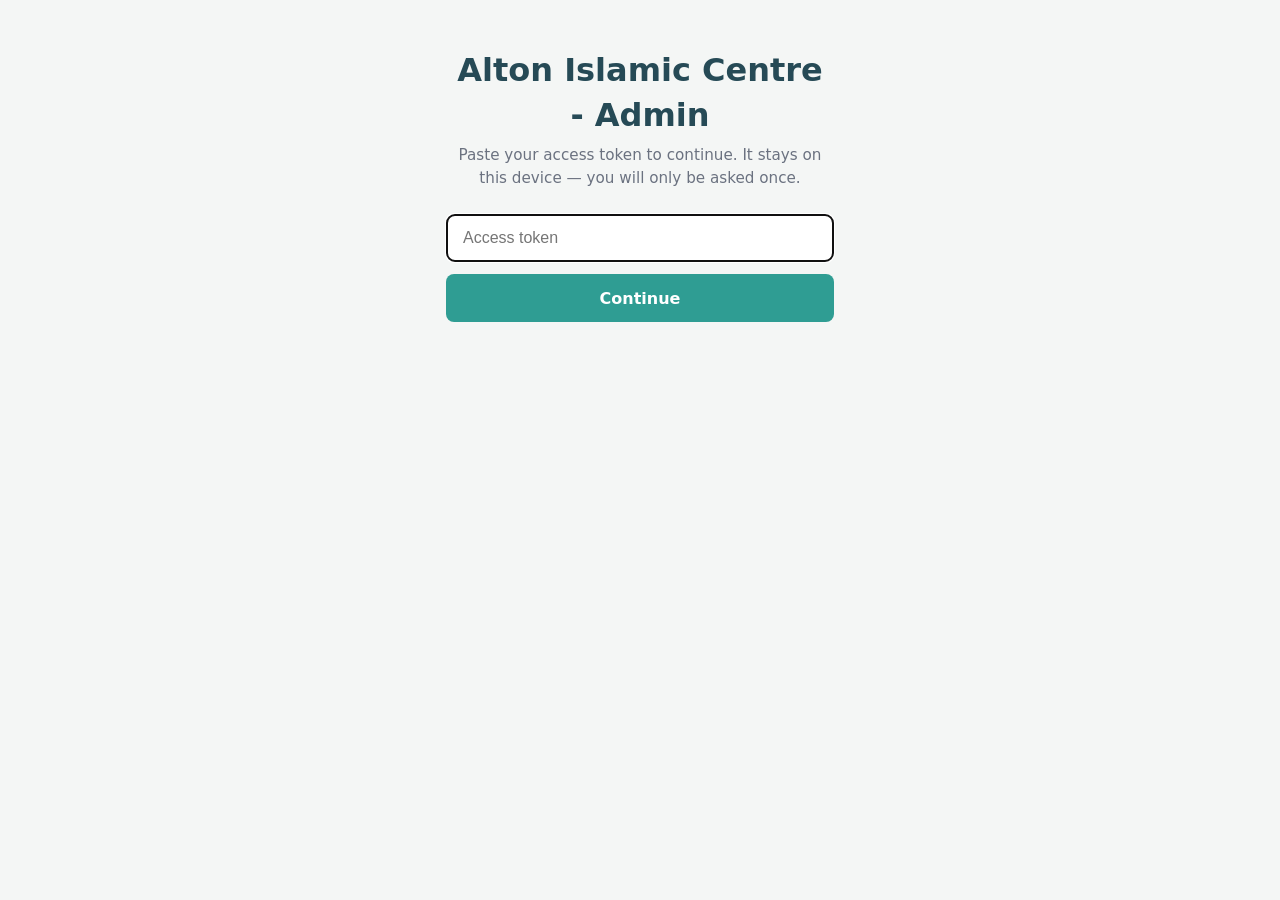
<file: alton-admin.html>
<!DOCTYPE html>
<html lang="en">
<head>
<meta charset="UTF-8">
<meta name="viewport" content="width=device-width,initial-scale=1">
<meta name="theme-color" content="#2f9d93">
<title>Alton Islamic Centre Admin — Salah Times</title>
<style>
  :root {
    --bg: #f4f6f5;
    --card: #ffffff;
    --line: #e5e7eb;
    --line-soft: #eef0ee;
    --text: #1a1a1a;
    --muted: #6b7280;
    --accent: #2f9d93;
    --accent-dark: #264a56;
    --accent-soft: #e4f3f1;
    --danger: #b3261e;
    --warn-bg: #fff4e6;
    --warn-line: #e8a94a;
    --ok-bg: #e6f7ea;
    --err-bg: #fde2e2;
    --err-line: #d9534f;
  }
  * { box-sizing: border-box; -webkit-tap-highlight-color: transparent; }
  html { font-size: 16px; }
  html, body { margin: 0; padding: 0; }
  body {
    font-family: -apple-system, BlinkMacSystemFont, "Segoe UI", system-ui, sans-serif;
    background: var(--bg);
    color: var(--text);
    line-height: 1.4;
    padding: 1rem;
    padding-bottom: 4rem;
  }
  .wrap { max-width: 760px; margin: 0 auto; }

  header.page {
    display: flex;
    justify-content: space-between;
    align-items: baseline;
    flex-wrap: wrap;
    gap: 0.4rem 0.8rem;
    margin-bottom: 1rem;
  }
  header.page h1 {
    font-size: 1.5rem; margin: 0;
    color: var(--accent-dark);
  }
  .updated { color: var(--muted); font-size: 0.85rem; }
  .signout {
    background: transparent; border: 0;
    color: var(--muted); font-size: 0.85rem;
    padding: 0.2rem 0.5rem; cursor: pointer;
    text-decoration: underline; min-height: auto;
  }

  .toast {
    position: fixed; left: 50%; bottom: 1.2rem; transform: translateX(-50%);
    background: #1a1a1a; color: #fff; padding: 0.8rem 1.2rem; border-radius: 0.6rem;
    font-size: 0.95rem; opacity: 0; transition: opacity 0.2s;
    pointer-events: none; z-index: 100;
    box-shadow: 0 6px 18px rgba(0,0,0,0.25);
    max-width: calc(100vw - 2rem);
  }
  .toast.show { opacity: 1; }
  .toast.err { background: var(--danger); }

  section.card {
    background: var(--card);
    border: 1px solid var(--line);
    border-radius: 0.9rem;
    padding: 1rem;
    margin-bottom: 1.2rem;
  }
  section.card > h2 {
    font-size: 1.1rem; margin: 0 0 0.8rem;
    display: flex; justify-content: space-between; align-items: baseline;
    gap: 0.5rem;
  }
  section.card > h2 .count {
    color: var(--muted); font-size: 0.85rem; font-weight: 500;
  }
  .empty {
    color: var(--muted); padding: 0.9rem; font-size: 0.95rem;
    text-align: center;
    background: var(--line-soft);
    border-radius: 0.5rem;
    margin: 0 0 0.7rem;
  }
  .info-banner {
    background: var(--accent-soft); color: var(--accent-dark);
    border: 1px solid var(--accent);
    padding: 0.7rem 0.9rem; border-radius: 0.5rem;
    font-size: 0.85rem; margin-bottom: 1rem;
    display: flex; align-items: center; gap: 0.7rem;
    flex-wrap: wrap;
  }
  .info-banner .banner-actions {
    display: flex; gap: 0.4rem; flex-shrink: 0;
    flex: 1;
  }
  .info-banner .banner-actions button { flex: 1; }
  .info-banner .banner-actions button {
    padding: 0.4rem 0.75rem; min-height: 34px;
    font-size: 0.82rem; font-weight: 600;
  }
  .info-banner .banner-actions .icon-btn {
    padding: 0.4rem 0.55rem; font-size: 1rem;
  }

  .kiosk-status {
    padding: 0.7rem 0.9rem; border-radius: 0.5rem;
    font-size: 0.88rem; margin-bottom: 1rem;
    background: #f9fafb; border: 1px solid var(--line);
    color: var(--text);
    display: flex; align-items: center; gap: 0.5rem;
  }
  .kiosk-status:empty { display: none; }
  .kiosk-status.ok      { background: var(--ok-bg);   border-color: var(--accent);   color: var(--accent-dark); }
  .kiosk-status.err     { background: var(--err-bg);  border-color: var(--err-line); color: var(--danger); }
  .kiosk-status.pending { background: var(--warn-bg); border-color: var(--warn-line); color: #8a5a00; }
  .kiosk-status .ts { color: var(--muted); font-size: 0.78rem; margin-left: auto; flex-shrink: 0; }

  .item {
    background: #fafbfa;
    border: 1px solid var(--line);
    border-radius: 0.7rem;
    padding: 0.85rem 0.95rem;
    margin-bottom: 0.6rem;
    display: grid;
    grid-template-columns: 1fr auto;
    gap: 0.5rem 0.8rem;
    align-items: start;
  }
  .item .info {
    display: flex; flex-direction: column;
    gap: 0.3rem; min-width: 0;
  }
  .item .top {
    display: flex; align-items: center;
    flex-wrap: wrap; gap: 0.5rem 0.7rem;
  }
  .item .time {
    font-size: 1.45rem; font-weight: 700;
    font-variant-numeric: tabular-nums;
    color: var(--text); line-height: 1;
  }
  .pill {
    display: inline-block; padding: 0.22rem 0.7rem; border-radius: 999px;
    background: #eef2ff; color: #3730a3;
    font-size: 0.78rem; font-weight: 700;
    letter-spacing: 0.02em;
  }
  .pill.eid {
    background: #fef3c7; color: #92400e;
    font-size: 0.85rem; padding: 0.3rem 0.8rem;
  }
  .item .when {
    color: var(--muted); font-size: 0.92rem;
  }
  .item .note {
    color: var(--text); font-size: 0.95rem; word-wrap: break-word;
  }
  .item .actions {
    display: flex; gap: 0.4rem; flex-direction: column; align-self: stretch;
  }
  .item .actions button {
    padding: 0.45rem 0.8rem; min-height: 38px;
    font-size: 0.85rem; font-weight: 600;
  }
  @media (min-width: 540px) {
    .item .actions { flex-direction: row; align-self: start; }
  }

  .eid-times {
    display: grid; grid-template-columns: repeat(3, 1fr);
    gap: 0.45rem; margin-top: 0.3rem;
  }
  .eid-times .slot {
    background: #fff; border: 1px solid var(--line);
    border-radius: 0.45rem; padding: 0.4rem 0.5rem;
    display: flex; flex-direction: column; align-items: center;
    gap: 0.1rem;
  }
  .eid-times .slot .lbl {
    font-size: 0.65rem; color: var(--muted);
    text-transform: uppercase; letter-spacing: 0.06em; font-weight: 600;
  }
  .eid-times .slot .val {
    font-size: 1.05rem; font-weight: 700;
    font-variant-numeric: tabular-nums;
  }
  .eid-times .slot.empty { opacity: 0.4; }

  form.editor {
    background: var(--accent-soft);
    border: 1.5px solid var(--accent);
    border-radius: 0.75rem;
    padding: 1rem;
    margin-bottom: 0.6rem;
    display: grid; gap: 0.7rem;
  }
  form.editor h3 {
    margin: 0 0 0.1rem; font-size: 1rem;
    color: var(--accent-dark);
  }
  form.editor label { display: block; }
  form.editor label .lbl {
    display: block; font-size: 0.72rem; color: var(--muted);
    text-transform: uppercase; letter-spacing: 0.06em;
    margin-bottom: 0.3rem; font-weight: 700;
  }
  form.editor input,
  form.editor textarea,
  form.editor select {
    width: 100%; padding: 0.7rem 0.8rem;
    font-size: 16px;
    border: 1px solid var(--line); border-radius: 0.5rem;
    background: #fff; color: var(--text);
    font-family: inherit;
    min-height: 44px;
  }
  form.editor textarea { resize: vertical; line-height: 1.5; }
  form.editor input:focus,
  form.editor textarea:focus,
  form.editor select:focus {
    outline: 2px solid var(--accent); outline-offset: 1px;
  }
  form.editor .checkbox-row {
    display: flex; align-items: center; gap: 0.55rem;
    font-size: 0.95rem; padding: 0.2rem 0;
  }
  form.editor .checkbox-row input {
    width: 20px; height: 20px; min-height: auto; margin: 0;
  }
  form.editor .form-actions {
    display: flex; gap: 0.5rem; margin-top: 0.3rem;
  }
  form.editor .form-actions button { flex: 1; }

  button {
    border: 0; border-radius: 0.5rem;
    padding: 0.7rem 1rem; font-size: 16px;
    font-weight: 600; font-family: inherit;
    cursor: pointer; min-height: 44px;
  }
  button.primary { background: var(--accent); color: #fff; }
  button.primary:hover { background: var(--accent-dark); }
  button.ghost {
    background: #fff; color: var(--text);
    border: 1px solid var(--line);
  }
  button.ghost:hover { background: #f3f4f6; }
  button.danger {
    background: #fff; color: var(--danger);
    border: 1px solid #f3cfcf;
  }
  button.danger:hover { background: var(--err-bg); border-color: var(--err-line); }
  button.add-btn {
    width: 100%; padding: 0.95rem;
    background: transparent; color: var(--accent-dark);
    border: 2px dashed var(--accent);
    font-size: 1rem; min-height: 52px;
  }
  button.add-btn:hover { background: var(--accent-soft); }
  button:disabled { opacity: 0.5; cursor: not-allowed; }

  /* Reminder carousel curation */
  .kind-toggles { display: flex; gap: 0.5rem; flex-wrap: wrap; margin-bottom: 0.9rem; }
  button.kind-toggle { flex: 1 1 auto; min-width: 110px; opacity: 0.55; }
  button.kind-toggle.on { opacity: 1; border-color: var(--accent); color: var(--accent-dark); }
  button.kind-toggle .count {
    margin-left: 0.4rem; font-size: 0.8rem; color: var(--muted);
  }
  .item.dimmed { opacity: 0.5; }
  .item .arabic-line {
    font-size: 1.15rem; line-height: 1.9;
    color: var(--text); word-wrap: break-word;
    font-family: "Amiri", "Traditional Arabic", serif;
  }
  .filter-bar {
    display: flex; gap: 0.4rem; flex-wrap: wrap;
    margin-bottom: 0.7rem;
  }
  .filter-bar input {
    flex: 1 1 180px; min-width: 0;
  }
  .filter-bar input, .filter-bar select {
    padding: 0.55rem 0.7rem; font-size: 16px;
    border: 1px solid var(--line); border-radius: 0.5rem;
    background: #fff; color: var(--text);
    font-family: inherit; min-height: 42px;
  }
  .filter-bar select { flex: 0 1 auto; }
  .filter-bar input:focus, .filter-bar select:focus {
    outline: 2px solid var(--accent); outline-offset: 1px;
  }
  .filter-count {
    color: var(--muted); font-size: 0.8rem;
    margin-bottom: 0.5rem;
  }
  /* Type of the reminder being edited — shown, not chosen. */
  form.editor .fixed-kind {
    padding: 0.6rem 0.8rem; min-height: 44px;
    display: flex; align-items: center;
    border: 1px dashed var(--line); border-radius: 0.5rem;
    background: #fff; color: var(--muted);
    font-size: 0.95rem; font-weight: 600;
  }

  /* Salah times viewer */
  .day-nav {
    display: flex; gap: 0.4rem; flex-wrap: wrap; align-items: center;
    margin-bottom: 0.8rem;
  }
  .day-nav button {
    padding: 0.5rem 0.8rem; min-height: 42px; font-size: 0.9rem;
  }
  .day-nav button.arrow { padding: 0.5rem 0.9rem; font-size: 1.2rem; line-height: 1; }
  .day-nav button.on {
    background: var(--accent-soft); border-color: var(--accent); color: var(--accent-dark);
  }
  .day-nav input[type="date"] {
    flex: 1 1 150px; min-width: 0;
    padding: 0.5rem 0.7rem; font-size: 16px;
    border: 1px solid var(--line); border-radius: 0.5rem;
    background: #fff; color: var(--text);
    font-family: inherit; min-height: 42px;
  }
  .day-nav input:focus { outline: 2px solid var(--accent); outline-offset: 1px; }
  .day-title {
    display: flex; align-items: baseline; gap: 0.6rem; flex-wrap: wrap;
    margin-bottom: 0.5rem;
  }
  .day-title .date { font-weight: 700; color: var(--accent-dark); font-size: 1.05rem; }
  table.times {
    width: 100%; border-collapse: collapse;
    font-variant-numeric: tabular-nums;
  }
  table.times th, table.times td {
    padding: 0.55rem 0.4rem; text-align: right;
    border-bottom: 1px solid var(--line-soft);
  }
  table.times th {
    font-size: 0.7rem; color: var(--muted);
    text-transform: uppercase; letter-spacing: 0.06em; font-weight: 700;
  }
  table.times th:first-child, table.times td:first-child { text-align: left; }
  table.times td.jamaah { font-weight: 700; font-size: 1.1rem; }
  table.times td.nextday { color: var(--muted); }
  table.times tr.dim td { color: var(--muted); }
  table.times tr.jumma td:first-child { font-weight: 600; }
  table.times td small { display: block; font-size: 0.65rem; color: var(--muted); font-weight: 500; }
  table.times .pill {
    margin-left: 0.35rem; font-size: 0.62rem; padding: 0.12rem 0.45rem;
    vertical-align: middle; white-space: nowrap;
  }
  .eid-line {
    background: #fef3c7; color: #92400e;
    border-radius: 0.5rem; padding: 0.55rem 0.8rem;
    font-size: 0.92rem; margin-bottom: 0.6rem;
    display: flex; gap: 0.4rem 1rem; flex-wrap: wrap; align-items: baseline;
  }
  .eid-line b { font-variant-numeric: tabular-nums; }
  .times-note { color: var(--muted); font-size: 0.8rem; margin: 0.6rem 0 0; }

  .auth-block {
    text-align: center; padding: 2rem 1rem;
    max-width: 420px; margin: 0 auto;
  }
  .auth-block h1 { margin: 0 0 0.4rem; color: var(--accent-dark); }
  .auth-block .desc {
    color: var(--muted); font-size: 0.95rem;
    margin: 0 0 1.5rem; line-height: 1.5;
  }
  .auth-block .desc a { color: var(--accent); }
  .auth-block input {
    width: 100%; margin: 0 0 0.8rem;
    padding: 0.8rem 1rem; font-size: 16px; min-height: 48px;
    border: 1px solid var(--line); border-radius: 0.5rem;
    background: #fff;
  }
  .auth-block button { width: 100%; min-height: 48px; }
  .auth-block .err-msg {
    color: var(--danger); font-size: 0.9rem;
    background: var(--err-bg); border: 1px solid var(--err-line);
    padding: 0.6rem; border-radius: 0.4rem;
    margin-bottom: 1rem;
  }

  .save-status {
    margin-top: 0.6rem; font-size: 0.85rem;
    color: var(--muted); text-align: center;
  }
</style>
</head>
<body>
<div class="wrap" id="root">
  <div class="auth-block">
    <h1>Alton Islamic Centre - Admin</h1>
    <p class="desc">Loading…</p>
  </div>
</div>
<div class="toast" id="toast"></div>

<script>
"use strict";

/* ---------- Config ----------
   ALTON DEPLOYMENT: fill these in before use.
   - REPO_OWNER/REPO_NAME: the GitHub repo hosting Alton's data/overrides.json.
   - PI_URL: derived from the address the page was served on; only the
     local-file fallback is hardcoded.
   The refresh key is NOT stored here — see getRefreshKey() below. */
const REPO_OWNER = 'imthiyas13';
const REPO_NAME = 'alton-website';
const FILE_PATH = 'data/overrides.json';
// Carousel curation. Same repo as the overrides; the Pi syncs both.
const CONTENT_PATH = 'data/content.json';
const REMINDER_KINDS = ['Ayah', 'Hadith', 'Wisdom'];
const BRANCH = 'main';

// Kiosk (Pi). When the Pi itself serves this page — over plain http, whether
// that is mosque WiFi (altonpi.local / 192.168.x) or Tailscale — talk back to
// whatever address the browser actually used. Same origin, so no CORS and no
// mixed content, and it works from both networks without editing this file.
// The Tailscale address is only the fallback for opening admin.html as a local
// file; an https host keeps that fallback too so the mixed-content path below
// still opens the Pi in a new tab rather than fetching the wrong host.
const PI_URL = location.protocol === 'http:'
  ? location.origin
  : 'http://100.81.30.94:8080';

// The refresh key (AIC_REFRESH_KEY on the Pi) is deliberately not committed —
// it lets anyone who can reach the Pi trigger a git pull and a service restart.
// Prompted for once per browser and kept in localStorage, the same place the
// admin password already lives. Read it off the Pi with:
//   grep AIC_REFRESH_KEY /etc/systemd/system/aic-display.service
const REFRESH_KEY_STORE = 'aic-alton-refresh-key';

function getRefreshKey() {
  let key = localStorage.getItem(REFRESH_KEY_STORE) || '';
  if (!key) {
    key = (window.prompt('Kiosk refresh key (from the Pi\'s aic-display.service):') || '').trim();
    if (key) localStorage.setItem(REFRESH_KEY_STORE, key);
  }
  return key;
}

// Admin login — the GitHub token IS the credential; it is entered once and
// kept in this browser's localStorage. NOTHING SECRET IS STORED IN THIS FILE.
//
// This page used to ship the token XOR'd against an admin password
// (PAT_ENCRYPTED). That is obfuscation, not encryption: every PAT begins with
// the known 11 characters "github_pat_", so XORing the ciphertext against that
// prefix hands back the first 11 characters of the password, and with them the
// token — entirely, if the password was 11 characters or shorter. It held up
// only as long as nobody could read the file. On 2026-08-15 we found this page
// published at aldershotislamiccentre.org.uk/alton-admin.html out of the public
// aic-website repo, so the token had been world-readable since 11 August. That
// token was revoked and the scheme replaced with this one.
//
// Give a new admin the token itself, through a password manager. It needs:
//   alton-website        Contents: Read and write   (overrides + reminders)
//   alton-masjid-display Contents: Read             (list shipped reminders)
const AUTH_KEY = 'alton-admin-token';

const PRAYERS_STD = [
  { key: 'fajr',    label: 'Fajr' },
  { key: 'zuhr',    label: 'Zuhr' },
  { key: 'asr',     label: 'Asr' },
  { key: 'maghrib', label: 'Maghrib' },
  { key: 'isha',    label: 'Isha' },
  { key: 'jumma1',  label: "Jumu'ah 1" },
  { key: 'jumma2',  label: "Jumu'ah 2" },
];
const EID_KEYS = ['eid1', 'eid2', 'eid3'];
const EID_LABELS = ['1st Salah', '2nd Salah', '3rd Salah'];
const INDEF = '9999-12-31';

const root = document.getElementById('root');
const toastEl = document.getElementById('toast');
let pat = '';  // the token, entered on sign-in and cached in localStorage
let state = {
  rules: [],
  updatedAt: null,
  fileSha: null,
  adding: null,        // null | 'ovd' | 'eid' | 'item'
  editing: null,       // null | { kind, idx | date }
  kioskStatus: null,   // null | { text, kind, ts }
  content: null,       // { show, hidden, items } from data/content.json
  contentSha: null,    // null when the file does not exist yet
  builtins: null,      // { Ayah: [], Hadith: [], Wisdom: [] } read off the Pi
  builtinsErr: null,   // set when the Pi could not be reached
  filter: { q: '', kind: 'all', status: 'all' },  // browsing only, never saved
  salah: null,         // the annual timetable, data/salah-times.json
  salahErr: null,      // set when it could not be read
  config: null,        // data/config.json (Jumu'ah base times); Pi-served only
  viewDate: todayStr(),  // the day shown in the Salah times card
};

/* ---------- Helpers ---------- */

function toast(msg, isErr = false) {
  toastEl.textContent = msg;
  toastEl.classList.toggle('err', isErr);
  toastEl.classList.add('show');
  setTimeout(() => toastEl.classList.remove('show'), 2500);
}

function escapeHtml(s) {
  return String(s ?? '').replace(/[&<>"']/g, c => ({
    '&': '&amp;', '<': '&lt;', '>': '&gt;', '"': '&quot;', "'": '&#39;',
  }[c]));
}

function prayerLabel(key) {
  const p = PRAYERS_STD.find(x => x.key === key);
  if (p) return p.label;
  const i = EID_KEYS.indexOf(key);
  if (i >= 0) return EID_LABELS[i];
  return key;
}

function sameDay(a, b) {
  return a.getFullYear() === b.getFullYear()
    && a.getMonth() === b.getMonth()
    && a.getDate() === b.getDate();
}

function fmtDate(s) {
  if (!s) return '';
  if (s === INDEF) return 'until further notice';
  const parts = s.split('-').map(Number);
  if (parts.length !== 3 || parts.some(isNaN)) return s;
  const [y, m, d] = parts;
  const date = new Date(y, m - 1, d);
  const today = new Date(); today.setHours(0, 0, 0, 0);
  const tom = new Date(today); tom.setDate(today.getDate() + 1);
  if (sameDay(date, today)) return 'Today';
  if (sameDay(date, tom)) return 'Tomorrow';
  return date.toLocaleDateString(undefined, {
    weekday: 'short', day: 'numeric', month: 'short', year: 'numeric',
  });
}

function fmtRange(from, to) {
  if (!from) return '';
  if (!to || to === from) return fmtDate(from);
  if (to === INDEF) return `${fmtDate(from)} → until further notice`;
  return `${fmtDate(from)} → ${fmtDate(to)}`;
}

function todayStr() {
  const d = new Date();
  const m = String(d.getMonth() + 1).padStart(2, '0');
  const day = String(d.getDate()).padStart(2, '0');
  return `${d.getFullYear()}-${m}-${day}`;
}

function addDays(yyyy_mm_dd, n) {
  const [y, m, d] = yyyy_mm_dd.split('-').map(Number);
  const dt = new Date(y, m - 1, d + n);
  const mm = String(dt.getMonth() + 1).padStart(2, '0');
  const dd = String(dt.getDate()).padStart(2, '0');
  return `${dt.getFullYear()}-${mm}-${dd}`;
}

function nowIsoUtc() {
  return new Date().toISOString().replace(/\.\d{3}Z$/, 'Z');
}

/* ---------- UTF-8 safe base64 ---------- */

function utf8ToBase64(str) {
  const bytes = new TextEncoder().encode(str);
  let bin = '';
  for (let i = 0; i < bytes.length; i++) bin += String.fromCharCode(bytes[i]);
  return btoa(bin);
}

function base64ToUtf8(b64) {
  const clean = b64.replace(/\s+/g, '');
  const bin = atob(clean);
  const bytes = new Uint8Array(bin.length);
  for (let i = 0; i < bin.length; i++) bytes[i] = bin.charCodeAt(i);
  return new TextDecoder().decode(bytes);
}

/* ---------- GitHub API ---------- */

const GH_BASE = `https://api.github.com/repos/${REPO_OWNER}/${REPO_NAME}/contents`;

async function ghGet(path, base = GH_BASE) {
  const url = `${base}/${path}?ref=${encodeURIComponent(BRANCH)}&t=${Date.now()}`;
  const res = await fetch(url, {
    headers: {
      'Authorization': `Bearer ${pat}`,
      'Accept': 'application/vnd.github+json',
      'X-GitHub-Api-Version': '2022-11-28',
    },
  });
  if (!res.ok) {
    const text = await res.text();
    let msg;
    try { msg = JSON.parse(text).message || text; } catch { msg = text; }
    const err = new Error(msg || `HTTP ${res.status}`);
    err.status = res.status;
    throw err;
  }
  return res.json();
}

async function ghPut(path, jsonContent, sha, message) {
  const url = `${GH_BASE}/${path}`;
  const body = {
    message,
    content: utf8ToBase64(JSON.stringify(jsonContent, null, 2) + '\n'),
    branch: BRANCH,
  };
  if (sha) body.sha = sha;
  const res = await fetch(url, {
    method: 'PUT',
    headers: {
      'Authorization': `Bearer ${pat}`,
      'Accept': 'application/vnd.github+json',
      'Content-Type': 'application/json',
      'X-GitHub-Api-Version': '2022-11-28',
    },
    body: JSON.stringify(body),
  });
  if (!res.ok) {
    const text = await res.text();
    let msg;
    try { msg = JSON.parse(text).message || text; } catch { msg = text; }
    const err = new Error(msg || `HTTP ${res.status}`);
    err.status = res.status;
    throw err;
  }
  return res.json();
}

async function loadRules() {
  const data = await ghGet(FILE_PATH);
  state.fileSha = data.sha;
  const text = base64ToUtf8(data.content);
  let parsed;
  try { parsed = JSON.parse(text); } catch { parsed = { rules: [], updatedAt: null }; }
  state.rules = parsed.rules || [];
  state.updatedAt = parsed.updatedAt || null;
}

async function saveRules(rules) {
  const updatedAt = nowIsoUtc();
  const newJson = { updatedAt, rules, errors: [] };
  let result;
  try {
    result = await ghPut(FILE_PATH, newJson, state.fileSha, 'admin: update prayer time overrides');
  } catch (e) {
    if (e.status === 409 || /sha/i.test(e.message)) {
      // Conflict — refetch and retry once
      await loadRules();
      result = await ghPut(FILE_PATH, newJson, state.fileSha, 'admin: update prayer time overrides');
    } else {
      throw e;
    }
  }
  state.fileSha = result.content && result.content.sha;
  state.rules = rules;
  state.updatedAt = updatedAt;
  return { ok: true, updatedAt, rules };
}

/* ---------- Reminder carousel (ayah / hadith / wisdom) ---------- */

function emptyContent() {
  return {
    show: { Ayah: true, Hadith: true, Wisdom: true },
    hidden: { Ayah: [], Hadith: [], Wisdom: [] },
    edits: { Ayah: {}, Hadith: {}, Wisdom: {} },
    items: [],
  };
}

async function loadContent() {
  let parsed = {};
  try {
    const data = await ghGet(CONTENT_PATH);
    state.contentSha = data.sha;
    try { parsed = JSON.parse(base64ToUtf8(data.content)); } catch { parsed = {}; }
  } catch (e) {
    // 404 just means nobody has curated anything yet; the first save creates it.
    if (e.status !== 404) throw e;
    state.contentSha = null;
  }
  const base = emptyContent();
  state.content = {
    show: { ...base.show, ...(parsed.show || {}) },
    hidden: { ...base.hidden, ...(parsed.hidden || {}) },
    edits: { ...base.edits, ...(parsed.edits || {}) },
    items: Array.isArray(parsed.items) ? parsed.items : [],
  };
}

// The shipped ayahs/hadiths/sayings, which the hide and edit lists need.
//   - Pi-served (plain http): read them off the kiosk, same origin, which is
//     also the copy actually on screen.
//   - Anywhere else: read them from the website repo over raw.githubusercontent.
//     That repo is public, so this needs no token at all — which is the point.
//     They used to be read from the private display repo through the GitHub
//     API, and a token scoped to alton-website alone got "Not Found"; granting
//     it access there would also have granted write to the repo that deploys
//     code to the Pi, since fine-grained tokens apply one permission set to
//     every repo they select.
const BUILTIN_RAW_BASE =
  `https://raw.githubusercontent.com/${REPO_OWNER}/${REPO_NAME}/${BRANCH}/data`;

async function loadBuiltins() {
  const files = { Ayah: 'ayahs.json', Hadith: 'hadiths.json', Wisdom: 'sayings.json' };
  const out = { Ayah: [], Hadith: [], Wisdom: [] };
  const fromPi = location.protocol === 'http:';
  const base = fromPi ? `${PI_URL.replace(/\/+$/, '')}/data` : BUILTIN_RAW_BASE;
  try {
    await Promise.all(Object.entries(files).map(async ([kind, file]) => {
      const res = await fetch(`${base}/${file}`, { cache: 'no-store' });
      if (!res.ok) throw new Error(`${file}: HTTP ${res.status}`);
      out[kind] = await res.json();
    }));
    state.builtinsErr = null;
  } catch (e) {
    state.builtinsErr = `Could not load the shipped reminders (${e.message || 'unknown error'}). `
      + 'Categories and your own additions still work.';
  }
  state.builtins = out;
}

// The annual timetable, read the same way as the shipped reminders: off the
// kiosk when it serves this page, otherwise from the public website repo.
// Read-only here; the Pi syncs the same file, so this is what the screen uses.
async function loadSalah() {
  const fromPi = location.protocol === 'http:';
  const base = fromPi ? `${PI_URL.replace(/\/+$/, '')}/data` : BUILTIN_RAW_BASE;
  state.salah = null;
  state.salahErr = null;
  state.config = null;
  try {
    const res = await fetch(`${base}/salah-times.json`, { cache: 'no-store' });
    if (!res.ok) throw new Error(`HTTP ${res.status}`);
    state.salah = await res.json();
  } catch (e) {
    state.salahErr = `Could not load the timetable (${e.message || 'unknown error'}).`;
  }
  // config.json carries the Jumu'ah times and lives in the private display
  // repo, so it is only readable when the Pi serves this page. Elsewhere the
  // Jumu'ah row can only show what the overrides say.
  if (!fromPi) return;
  try {
    const res = await fetch(`${base}/config.json`, { cache: 'no-store' });
    if (res.ok) state.config = await res.json();
  } catch { /* optional */ }
}

async function saveContent(next) {
  const payload = { updatedAt: nowIsoUtc(), ...next };
  let result;
  try {
    result = await ghPut(CONTENT_PATH, payload, state.contentSha, 'admin: update reminder carousel');
  } catch (e) {
    if (e.status === 409 || /sha/i.test(e.message)) {
      await loadContent();
      result = await ghPut(CONTENT_PATH, payload, state.contentSha, 'admin: update reminder carousel');
    } else {
      throw e;
    }
  }
  state.contentSha = result.content && result.content.sha;
  state.content = next;
}

async function applyContentMutation(mutator) {
  const current = JSON.parse(JSON.stringify(state.content || emptyContent()));
  const next = mutator(current);
  if (!next) return;
  toast('Saving…');
  try {
    await saveContent(next);
    toast('Saved to GitHub');
    state.adding = null;
    state.editing = null;
    render();
  } catch (e) {
    if (e.status === 401 || e.status === 403) {
      localStorage.removeItem(AUTH_KEY);
      pat = '';
      renderAuth('Session rejected. Please sign in again.');
      return;
    }
    toast(e.message || 'Save failed', true);
  }
}

// Every reminder the kiosk could show, shipped and added, tagged with whether
// it is currently visible. Mirrors buildPool() in js/content.js.
//
// `ref` is the reference the item shipped with and is what every row button
// addresses; `item` is what the kiosk actually shows, so an edited shipped item
// carries the imam's wording (and his reference, if he changed that too).
function allReminders() {
  const content = state.content || emptyContent();
  const builtins = state.builtins || { Ayah: [], Hadith: [], Wisdom: [] };
  const rows = [];
  for (const kind of REMINDER_KINDS) {
    const hidden = new Set(content.hidden?.[kind] || []);
    const edits = content.edits?.[kind] || {};
    const own = (content.items || []).filter(i => i && i.kind === kind);
    for (const item of [...(builtins[kind] || []), ...own]) {
      // Shipped reminders carry a stable id; the imam's own have none and are
      // keyed by reference. Two shipped sayings share an attribution, so
      // keying everything by reference hid and edited them in pairs.
      const ref = item.id || item.reference || '';
      const custom = own.includes(item);
      const edit = custom ? null : edits[ref];
      rows.push({
        kind,
        ref,
        item: edit ? { ...item, ...edit } : item,
        custom,
        edited: !!edit,
        hidden: hidden.has(ref),
        categoryOff: content.show?.[kind] === false,
      });
    }
  }
  return rows;
}

/* ---------- Data shaping ---------- */

function groupEid(rules) {
  const groups = {};
  const others = [];
  for (const r of rules) {
    if (EID_KEYS.includes(r.prayer)) {
      const g = groups[r.from] = groups[r.from] || { date: r.from, note: '', prayers: {} };
      g.prayers[r.prayer] = r.iqamah;
      if (r.note && !g.note) g.note = r.note;
    } else {
      others.push(r);
    }
  }
  const eidEvents = Object.values(groups).sort((a, b) => a.date.localeCompare(b.date));
  others.sort((a, b) => a.from.localeCompare(b.from) || a.prayer.localeCompare(b.prayer));
  return { eidEvents, others };
}

function flattenRules(others, eidEvents) {
  const out = [...others];
  for (const e of eidEvents) {
    for (const k of EID_KEYS) {
      if (e.prayers[k]) {
        out.push({ from: e.date, to: e.date, prayer: k, iqamah: e.prayers[k], note: e.note || '' });
      }
    }
  }
  return out;
}

/* ---------- Auth screen ---------- */

function renderAuth(message = '') {
  root.innerHTML = `
    <div class="auth-block">
      <h1>Alton Islamic Centre - Admin</h1>
      <p class="desc">Paste your access token to continue. It stays on this
        device — you will only be asked once.</p>
      ${message ? `<div class="err-msg">${escapeHtml(message)}</div>` : ''}
      <input id="pw" type="password" placeholder="Access token" autocomplete="off"
        spellcheck="false" autocapitalize="off">
      <button class="primary" id="auth-go">Continue</button>
    </div>`;
  const input = document.getElementById('pw');
  const go = document.getElementById('auth-go');
  go.onclick = async () => {
    const v = input.value.trim();
    if (!v) return;
    go.disabled = true;
    go.textContent = 'Verifying…';
    pat = v;
    try {
      // The token is only stored once GitHub has actually accepted it, so a
      // mistyped one never gets cached and silently fails on every later visit.
      await loadRules();
      await loadContent();
      await loadBuiltins();
      await loadSalah();
      localStorage.setItem(AUTH_KEY, v);
      render();
    } catch (e) {
      pat = '';
      const msg = e.status === 401 || e.status === 403
        ? 'That token was rejected. Check it was copied in full and has not expired.'
        : (e.message || 'Sign-in failed');
      renderAuth(msg);
    }
  };
  input.addEventListener('keydown', e => {
    if (e.key === 'Enter') go.click();
  });
  input.focus();
}

function signOut() {
  if (!confirm('Sign out from this device?')) return;
  localStorage.removeItem(AUTH_KEY);
  pat = '';
  state = { rules: [], updatedAt: null, fileSha: null, adding: null, editing: null,
            kioskStatus: null, content: null, contentSha: null, builtins: null, builtinsErr: null,
            filter: { q: '', kind: 'all', status: 'all' },
            salah: null, salahErr: null, config: null, viewDate: todayStr() };
  renderAuth();
}

/* ---------- Item cards ---------- */

function ovdCardHtml(r, idx) {
  return `
    <div class="item">
      <div class="info">
        <div class="top">
          <span class="pill">${escapeHtml(prayerLabel(r.prayer))}</span>
          ${r.khutbah ? `<span class="pill">Khutbah ${escapeHtml(r.khutbah)}</span>` : ''}
          <span class="time">${escapeHtml(r.iqamah)}</span>
          ${r.khutbah ? '<span class="pill">Salah</span>' : ''}
        </div>
        <div class="when">${escapeHtml(fmtRange(r.from, r.to))}</div>
        ${r.note ? `<div class="note">${escapeHtml(r.note)}</div>` : ''}
      </div>
      <div class="actions">
        <button class="ghost" data-act="edit-ovd" data-i="${idx}">Edit</button>
        <button class="danger" data-act="del-ovd" data-i="${idx}">Delete</button>
      </div>
    </div>`;
}

function eidCardHtml(e) {
  const slot = (k, label) => {
    const v = e.prayers[k];
    return v
      ? `<div class="slot"><span class="lbl">${label}</span><span class="val">${escapeHtml(v)}</span></div>`
      : `<div class="slot empty"><span class="lbl">${label}</span><span class="val">—</span></div>`;
  };
  return `
    <div class="item">
      <div class="info">
        <div class="top">
          <span class="pill eid">${escapeHtml(e.note || 'Eid Salah')}</span>
        </div>
        <div class="when">${escapeHtml(fmtDate(e.date))}</div>
        <div class="eid-times">
          ${slot('eid1', '1st')}
          ${slot('eid2', '2nd')}
          ${slot('eid3', '3rd')}
        </div>
      </div>
      <div class="actions">
        <button class="ghost" data-act="edit-eid" data-date="${escapeHtml(e.date)}">Edit</button>
        <button class="danger" data-act="del-eid" data-date="${escapeHtml(e.date)}">Delete</button>
      </div>
    </div>`;
}

/* ---------- Editor forms ---------- */

function ovdFormHtml(initial, mode) {
  const from = initial?.from || todayStr();
  const indef = !initial || !initial.to || initial.to === INDEF;
  const to = (initial?.to && initial.to !== INDEF) ? initial.to : '';
  const prayer = initial?.prayer || 'fajr';
  const iqamah = initial?.iqamah || '';
  const khutbah = initial?.khutbah || '';
  const title = mode === 'edit' ? 'Edit override' : 'New override';
  return `
    <form class="editor" data-form="ovd">
      <h3>${title}</h3>
      <label><span class="lbl">Prayer</span>
        <select name="prayer" required>
          ${PRAYERS_STD.map(p => `<option value="${p.key}"${p.key === prayer ? ' selected' : ''}>${p.label}</option>`).join('')}
        </select>
      </label>
      <label data-khutbah><span class="lbl">Khutbah time</span>
        <input type="time" name="khutbah" value="${escapeHtml(khutbah)}">
      </label>
      <label><span class="lbl" data-timelbl>Jama'ah time</span>
        <input type="time" name="iqamah" value="${escapeHtml(iqamah)}" required>
      </label>
      <label><span class="lbl">From date</span>
        <input type="date" name="from" value="${escapeHtml(from)}" required>
      </label>
      <label class="checkbox-row">
        <input type="checkbox" name="indef"${indef ? ' checked' : ''}>
        Apply until further notice
      </label>
      <label data-todate><span class="lbl">To date</span>
        <input type="date" name="to" value="${escapeHtml(to)}">
      </label>
      <div class="form-actions">
        <button type="button" class="ghost" data-act="cancel">Cancel</button>
        <button type="submit" class="primary">Save</button>
      </div>
    </form>`;
}

function eidFormHtml(initial, mode) {
  const date = initial?.date || todayStr();
  const note = initial?.note || '';
  const e1 = initial?.prayers?.eid1 || '';
  const e2 = initial?.prayers?.eid2 || '';
  const e3 = initial?.prayers?.eid3 || '';
  const title = mode === 'edit' ? 'Edit Eid event' : 'New Eid event';
  const origDate = mode === 'edit' ? ` data-orig-date="${escapeHtml(initial.date)}"` : '';
  return `
    <form class="editor" data-form="eid"${origDate}>
      <h3>${title}</h3>
      <label><span class="lbl">Eid date</span>
        <input type="date" name="date" value="${escapeHtml(date)}" required>
      </label>
      <label><span class="lbl">Header</span>
        <input type="text" name="note" list="eid-headers" placeholder="Eid ul Fitr" value="${escapeHtml(note)}" required>
        <datalist id="eid-headers">
          <option value="Eid ul Fitr">
          <option value="Eid ul Adha">
        </datalist>
      </label>
      <label><span class="lbl">1st salah time</span>
        <input type="time" name="eid1" value="${escapeHtml(e1)}">
      </label>
      <label><span class="lbl">2nd salah time</span>
        <input type="time" name="eid2" value="${escapeHtml(e2)}">
      </label>
      <label><span class="lbl">3rd salah time</span>
        <input type="time" name="eid3" value="${escapeHtml(e3)}">
      </label>
      <div class="form-actions">
        <button type="button" class="ghost" data-act="cancel">Cancel</button>
        <button type="submit" class="primary">Save</button>
      </div>
    </form>`;
}

/* ---------- Salah times viewer ---------- */

// Mirrors pickLatestRule() / applyOverrides() in js/app.js, so the card shows
// the same Jama'ah times the kiosk resolves — including which came from an
// override — rather than the raw timetable.
function pickLatestRule(dateKey, prayerKey) {
  let chosen = null;
  for (const r of state.rules) {
    if (r.prayer !== prayerKey) continue;
    if (dateKey < r.from || dateKey > r.to) continue;
    if (!chosen || r.from > chosen.from) chosen = r;
  }
  return chosen;
}

const VIEW_PRAYERS = PRAYERS_STD.filter(p => !isJumma(p.key));

function effectiveDay(key) {
  const raw = state.salah?.[key];
  if (!raw) return null;
  const out = { shuruq: raw.shuruq };
  for (const p of VIEW_PRAYERS) {
    const base = raw[p.key] || {};
    const r = pickLatestRule(key, p.key);
    out[p.key] = { azan: base.azan, iqamah: r ? r.iqamah : base.iqamah, overridden: !!r };
  }
  return out;
}

function weekdayOf(key) {
  const [y, m, d] = key.split('-').map(Number);
  return new Date(y, m - 1, d).getDay();
}

// Same test as isBST() in js/salah.js, for the chosen day rather than now:
// Europe/London prints "GMT" in winter and "GMT+1" in summer.
function isBSTOn(key) {
  const [y, m, d] = key.split('-').map(Number);
  const tz = state.config?.location?.timezone || 'Europe/London';
  const fmt = new Intl.DateTimeFormat('en-GB', {
    timeZone: tz, timeZoneName: 'shortOffset',
    year: 'numeric', month: '2-digit', day: '2-digit',
  });
  const name = fmt.formatToParts(new Date(Date.UTC(y, m - 1, d, 12)))
    .find(p => p.type === 'timeZoneName')?.value || 'GMT';
  return name !== 'GMT';
}

// Jumu'ah rows for a Friday. Mirrors applyJummaOverrides() in js/app.js.
// Without config.json only overridden slots can be shown.
function jummaFor(key) {
  if (weekdayOf(key) !== 5) return [];
  const cfg = state.config?.jumma;
  const base = cfg ? (isBSTOn(key) ? cfg.bst : cfg.gmt) || [] : [];
  const rows = [];
  for (let i = 1; i <= 2; i++) {
    const b = base[i - 1];
    const r = pickLatestRule(key, `jumma${i}`);
    if (!b && !r) continue;
    rows.push({
      label: b?.label || prayerLabel(`jumma${i}`),
      khutbah: r?.khutbah || b?.khutbah || '',
      jamaat: r ? r.iqamah : b.jamaat,
      overridden: !!r,
    });
  }
  return rows;
}

function longDate(key) {
  const [y, m, d] = key.split('-').map(Number);
  return new Date(y, m - 1, d).toLocaleDateString('en-GB', {
    weekday: 'long', day: 'numeric', month: 'long', year: 'numeric',
  });
}

function salahCardHtml() {
  const key = state.viewDate;
  const today = todayStr();
  const tomorrow = addDays(today, 1);
  return `
    <div class="day-nav">
      <button class="ghost arrow" data-act="day-prev" title="Previous day" aria-label="Previous day">&lsaquo;</button>
      <button class="ghost${key === today ? ' on' : ''}" data-act="day-today">Today</button>
      <button class="ghost${key === tomorrow ? ' on' : ''}" data-act="day-tomorrow">Tomorrow</button>
      <button class="ghost arrow" data-act="day-next" title="Next day" aria-label="Next day">&rsaquo;</button>
      <input type="date" id="day-pick" value="${escapeHtml(key)}" aria-label="Choose a day">
    </div>
    ${salahViewHtml()}`;
}

function salahViewHtml() {
  const key = state.viewDate;
  const rel = fmtDate(key);
  const title = `
    <div class="day-title">
      <span class="date">${escapeHtml(longDate(key))}</span>
      ${rel === 'Today' || rel === 'Tomorrow' ? `<span class="pill">${rel}</span>` : ''}
    </div>`;

  if (state.salahErr) return title + `<p class="empty">${escapeHtml(state.salahErr)}</p>`;
  const day = effectiveDay(key);
  if (!day) return title + `<p class="empty">No timetable for ${escapeHtml(key)}.</p>`;
  const next = effectiveDay(addDays(key, 1));

  const ovd = '<span class="pill" title="From a prayer override">override</span>';
  const cell = (v) => escapeHtml(v || '—');
  let rows = VIEW_PRAYERS.map(p => {
    const e = day[p.key];
    const t = next?.[p.key];
    return `
      <tr>
        <td>${p.label}</td>
        <td>${cell(e.azan)}</td>
        <td class="jamaah">${cell(e.iqamah)}${e.overridden ? ovd : ''}</td>
        <td class="nextday">${cell(t?.iqamah)}${t?.overridden ? ovd : ''}</td>
      </tr>`;
  }).join('');
  rows += `
      <tr class="dim">
        <td>Sunrise</td>
        <td>${cell(day.shuruq)}</td>
        <td class="jamaah">—</td>
        <td class="nextday">${cell(next?.shuruq)}</td>
      </tr>`;
  rows += jummaFor(key).map(j => `
      <tr class="jumma">
        <td>${escapeHtml(j.label)}</td>
        <td>${j.khutbah ? `${escapeHtml(j.khutbah)}<small>Khutbah</small>` : '—'}</td>
        <td class="jamaah">${escapeHtml(j.jamaat)}${j.overridden ? ovd : ''}</td>
        <td class="nextday">—</td>
      </tr>`).join('');

  const eid = groupEid(state.rules).eidEvents.find(e => e.date === key);
  const eidLine = eid ? `
    <div class="eid-line">
      <span>${escapeHtml(eid.note || 'Eid Salah')}</span>
      ${EID_KEYS.map((k, i) => eid.prayers[k]
        ? `<span>${EID_LABELS[i]} <b>${escapeHtml(eid.prayers[k])}</b></span>` : '').join('')}
    </div>` : '';

  const jummaNote = weekdayOf(key) === 5 && !state.config
    ? `<p class="times-note">Jumu'ah base times are only readable from the kiosk on mosque WiFi; only overrides are shown here.</p>`
    : '';

  return title + eidLine + `
    <table class="times">
      <thead><tr><th>Prayer</th><th>Begins</th><th>Jama'ah</th><th>Next day</th></tr></thead>
      <tbody>${rows}</tbody>
    </table>${jummaNote}`;
}

function setViewDate(key) {
  if (!/^\d{4}-\d{2}-\d{2}$/.test(key)) return;
  state.viewDate = key;
  refreshSalahCard();
}

// Only the card body is re-rendered, so paging through days does not tear
// down an open editor further down the page.
function refreshSalahCard() {
  const el = document.getElementById('salah-card');
  if (!el) return;
  el.innerHTML = salahCardHtml();
  wireSalahCard(el);
}

function wireSalahCard(scope) {
  scope.querySelectorAll('[data-act]').forEach(el => {
    el.addEventListener('click', () => {
      const act = el.dataset.act;
      if (act === 'day-prev') setViewDate(addDays(state.viewDate, -1));
      else if (act === 'day-next') setViewDate(addDays(state.viewDate, 1));
      else if (act === 'day-today') setViewDate(todayStr());
      else if (act === 'day-tomorrow') setViewDate(addDays(todayStr(), 1));
    });
  });
  const pick = scope.querySelector('#day-pick');
  if (pick) pick.addEventListener('change', () => setViewDate(pick.value));
}

/* ---------- Main render ---------- */

function render() {
  const { eidEvents, others } = groupEid(state.rules);
  const updated = state.updatedAt ? new Date(state.updatedAt).toLocaleString() : '—';

  let ovdList;
  if (others.length === 0 && state.adding !== 'ovd') {
    ovdList = '<p class="empty">No active overrides.</p>';
  } else {
    ovdList = others.map((r, i) => {
      if (state.editing && state.editing.kind === 'ovd' && state.editing.idx === i) {
        return ovdFormHtml(r, 'edit');
      }
      return ovdCardHtml(r, i);
    }).join('');
  }

  let eidList;
  if (eidEvents.length === 0 && state.adding !== 'eid') {
    eidList = '<p class="empty">No Eid events scheduled.</p>';
  } else {
    eidList = eidEvents.map(e => {
      if (state.editing && state.editing.kind === 'eid' && state.editing.date === e.date) {
        return eidFormHtml(e, 'edit');
      }
      return eidCardHtml(e);
    }).join('');
  }

  const addOvdBlock = state.adding === 'ovd'
    ? ovdFormHtml(null, 'add')
    : `<button class="add-btn" data-act="add-ovd">+ Add override</button>`;
  const addEidBlock = state.adding === 'eid'
    ? eidFormHtml(null, 'add')
    : `<button class="add-btn" data-act="add-eid">+ Add Eid event</button>`;
  // The list is long, so the add button sits at both ends. The form itself
  // opens at the top only — two live copies would be two competing forms.
  const addItemBtn = `<button class="add-btn" data-act="add-item">+ Add reminder</button>`;
  const addItemTop = state.adding === 'item' ? itemFormHtml() : addItemBtn;
  const addItemBottom = state.adding === 'item' ? '' : addItemBtn;
  const visibleCount = allReminders().filter(r => !r.hidden && !r.categoryOff).length;

  root.innerHTML = `
    <header class="page">
      <h1>Alton Islamic Centre - Admin</h1>
      <span class="updated">Last saved: ${escapeHtml(updated)}
        <button class="signout" data-act="signout">sign out</button>
      </span>
    </header>

    <div class="info-banner">
      <span class="banner-actions">
        <button class="primary" data-act="refresh-kiosk">Refresh kiosk</button>
        <button class="primary" data-act="pull-kiosk" title="Pull latest code from GitHub on the Pi">Pull latest</button>
      </span>
    </div>
    <div class="kiosk-status${state.kioskStatus ? ' ' + state.kioskStatus.kind : ''}" id="kiosk-status">${state.kioskStatus ? `<span>${escapeHtml(state.kioskStatus.text)}</span><span class="ts">${escapeHtml(state.kioskStatus.ts)}</span>` : ''}</div>

    <section class="card">
      <h2>Salah times <span class="count">as shown on the kiosk</span></h2>
      <div id="salah-card">${salahCardHtml()}</div>
    </section>

    <section class="card">
      <h2>Prayer overrides <span class="count">${others.length} active</span></h2>
      ${ovdList}
      ${addOvdBlock}
    </section>

    <section class="card">
      <h2>Eid events <span class="count">${eidEvents.length} planned</span></h2>
      ${eidList}
      ${addEidBlock}
    </section>

    <section class="card">
      <h2>Reminders on screen <span class="count">${visibleCount} showing</span></h2>
      ${addItemTop}
      ${remindersHtml()}
      ${addItemBottom}
    </section>
  `;

  wireUp();
}

function filteredReminders() {
  const f = state.filter;
  const q = f.q.trim().toLowerCase();
  return allReminders().filter(r => {
    if (f.kind !== 'all' && r.kind !== f.kind) return false;
    const off = r.hidden || r.categoryOff;
    if (f.status === 'showing' && off) return false;
    if (f.status === 'hidden' && !off) return false;
    if (!q) return true;
    const hay = [
      r.item.translations?.en || '',
      r.item.arabic || '',
      r.item.reference || '',
    ].join(' ').toLowerCase();
    return hay.includes(q);
  });
}

// Only the list is re-rendered while filtering, so the search box keeps focus
// and the caret stays put between keystrokes.
function reminderListHtml() {
  const rows = filteredReminders();
  const total = allReminders().length;

  if (rows.length === 0) {
    return `<p class="empty">${total === 0
      ? 'No reminders found.'
      : 'Nothing matches this filter.'}</p>`;
  }

  const count = `<div class="filter-count">Showing ${rows.length} of ${total}</div>`;

  return count + rows.map(r => {
    if (isEditingItem(r)) return itemFormHtml(r);
    const en = r.item.translations?.en || '';
    const arabic = r.item.arabic || '';
    const off = r.hidden || r.categoryOff;
    const addr = `data-kind="${escapeHtml(r.kind)}" data-ref="${escapeHtml(r.ref)}"`;
    return `
      <div class="item${off ? ' dimmed' : ''}">
        <div class="info">
          <div class="top">
            <span class="pill">${escapeHtml(r.kind)}</span>
            ${r.custom ? '<span class="pill">added</span>' : ''}
            ${r.edited ? '<span class="pill">edited</span>' : ''}
            ${r.categoryOff ? '<span class="pill">category off</span>' : ''}
            ${r.hidden ? '<span class="pill">hidden</span>' : ''}
          </div>
          ${arabic ? `<div class="arabic-line" dir="rtl" lang="ar">${escapeHtml(arabic)}</div>` : ''}
          <div class="when">${escapeHtml(en)}</div>
          <div class="note">${escapeHtml(r.item.reference || '')}</div>
        </div>
        <div class="actions">
          <button class="ghost" data-act="edit-item" ${addr}>Edit</button>
          <button class="ghost" data-act="toggle-item" ${addr}>${r.hidden ? 'Show' : 'Hide'}</button>
          ${r.custom
            ? `<button class="danger" data-act="del-item" ${addr}>Delete</button>`
            : r.edited
              ? `<button class="danger" data-act="revert-item" ${addr}>Undo edit</button>`
              : ''}
        </div>
      </div>`;
  }).join('');
}

function remindersHtml() {
  const content = state.content || emptyContent();
  const rows = allReminders();
  const f = state.filter;

  const toggles = REMINDER_KINDS.map(kind => {
    const on = content.show?.[kind] !== false;
    const n = rows.filter(r => r.kind === kind && !r.hidden).length;
    return `
      <button class="ghost kind-toggle${on ? ' on' : ''}" data-act="toggle-kind" data-kind="${kind}">
        ${on ? '&#10003;' : '&#10007;'} ${escapeHtml(kind)}
        <span class="count">${n}</span>
      </button>`;
  }).join('');

  const opt = (val, label, sel) =>
    `<option value="${val}"${val === sel ? ' selected' : ''}>${label}</option>`;

  const filterBar = `
    <div class="filter-bar">
      <input id="rem-q" type="search" placeholder="Search text, Arabic or reference"
        value="${escapeHtml(f.q)}" autocomplete="off">
      <select id="rem-kind">
        ${opt('all', 'All types', f.kind)}
        ${REMINDER_KINDS.map(k => opt(k, k, f.kind)).join('')}
      </select>
      <select id="rem-status">
        ${opt('all', 'All', f.status)}
        ${opt('showing', 'On screen', f.status)}
        ${opt('hidden', 'Hidden', f.status)}
      </select>
    </div>`;

  const note = state.builtinsErr
    ? `<p class="empty">${escapeHtml(state.builtinsErr)}</p>`
    : '';

  return `<div class="kind-toggles">${toggles}</div>${filterBar}${note}`
    + `<div id="reminder-list">${reminderListHtml()}</div>`;
}

function refreshReminderList() {
  const el = document.getElementById('reminder-list');
  if (!el) return;
  el.innerHTML = reminderListHtml();
  wireReminderRows(el);
}

// The filter re-renders only the list, so its rows and any open editor have to
// be re-wired here rather than by wireUp().
function wireReminderRows(scope) {
  scope.querySelectorAll('[data-act]').forEach(el => {
    el.addEventListener('click', () => {
      const act = el.dataset.act;
      if (act === 'toggle-item') onToggleItem(el.dataset.kind, el.dataset.ref);
      else if (act === 'del-item') onDeleteItem(el.dataset.kind, el.dataset.ref);
      else if (act === 'revert-item') onRevertItem(el.dataset.kind, el.dataset.ref);
      else if (act === 'edit-item') onEditItem(el.dataset.kind, el.dataset.ref);
      else if (act === 'cancel') { state.adding = null; state.editing = null; render(); }
    });
  });
  scope.querySelectorAll('form[data-form="item"]').forEach(f => {
    f.addEventListener('submit', onSubmitItem);
  });
}

function onEditItem(kind, ref) {
  const row = findReminder(kind, ref);
  if (!row) return;
  state.editing = { kind: 'item', itemKind: row.kind, ref: row.ref };
  state.adding = null;
  render();
}

function isEditingItem(row) {
  const e = state.editing;
  return !!e && e.kind === 'item' && e.itemKind === row.kind && e.ref === row.ref;
}

// One form for both jobs. A shipped reminder cannot be moved to another type —
// the edit is an overlay on the item where it sits in its own source file — so
// the type is fixed there and only the wording is open. His own additions can
// still be retyped.
function itemFormHtml(row) {
  const editing = !!row;
  const item = row ? row.item : null;
  const en = item?.translations?.en || '';
  const arabic = item?.arabic || '';
  const reference = item?.reference || '';
  const sel = row && row.custom ? row.kind : '';
  const kindField = editing && !row.custom
    ? `<input type="hidden" name="kind" value="${escapeHtml(row.kind)}">
       <div class="fixed-kind">${escapeHtml(row.kind)} &middot; came with the display</div>`
    : `<select name="kind" required>
         ${REMINDER_KINDS.map(k =>
           `<option value="${k}"${k === sel ? ' selected' : ''}>${k}</option>`).join('')}
       </select>`;
  const addr = editing
    ? ` data-kind="${escapeHtml(row.kind)}" data-ref="${escapeHtml(row.ref)}"`
    : '';
  return `
    <form class="editor" data-form="item"${addr}>
      <h3>${editing ? 'Edit reminder' : 'New reminder'}</h3>
      <label><span class="lbl">Type</span>
        ${kindField}
      </label>
      <label><span class="lbl">English text</span>
        <textarea name="en" rows="3" required placeholder="Shown on screen below the Arabic">${escapeHtml(en)}</textarea>
      </label>
      <label><span class="lbl">Arabic (optional)</span>
        <textarea name="arabic" rows="2" dir="rtl" placeholder="Leave blank for English only">${escapeHtml(arabic)}</textarea>
      </label>
      <label><span class="lbl">Reference</span>
        <input name="reference" required placeholder="e.g. Surah Al-Baqarah 2:255" value="${escapeHtml(reference)}">
      </label>
      <div class="form-actions">
        <button type="button" class="ghost" data-act="cancel">Cancel</button>
        <button type="submit" class="primary">${editing ? 'Save' : 'Add reminder'}</button>
      </div>
    </form>`;
}

function wireUp() {
  root.querySelectorAll('[data-act]').forEach(el => {
    el.addEventListener('click', () => {
      const act = el.dataset.act;
      if (act === 'add-ovd') { state.adding = 'ovd'; state.editing = null; render(); }
      else if (act === 'add-eid') { state.adding = 'eid'; state.editing = null; render(); }
      else if (act === 'cancel') { state.adding = null; state.editing = null; render(); }
      else if (act === 'edit-ovd') { state.editing = { kind: 'ovd', idx: parseInt(el.dataset.i, 10) }; state.adding = null; render(); }
      else if (act === 'edit-eid') { state.editing = { kind: 'eid', date: el.dataset.date }; state.adding = null; render(); }
      else if (act === 'del-ovd') { onDeleteOverride(parseInt(el.dataset.i, 10)); }
      else if (act === 'del-eid') { onDeleteEid(el.dataset.date); }
      else if (act === 'add-item') { state.adding = 'item'; state.editing = null; render(); }
      else if (act === 'toggle-kind') { onToggleKind(el.dataset.kind); }
      else if (act === 'toggle-item') { onToggleItem(el.dataset.kind, el.dataset.ref); }
      else if (act === 'edit-item') { onEditItem(el.dataset.kind, el.dataset.ref); }
      else if (act === 'del-item') { onDeleteItem(el.dataset.kind, el.dataset.ref); }
      else if (act === 'revert-item') { onRevertItem(el.dataset.kind, el.dataset.ref); }
      else if (act === 'signout') { signOut(); }
      else if (act === 'refresh-kiosk') { onRefreshKiosk(); }
      else if (act === 'pull-kiosk') { onPullKiosk(); }
    });
  });

  const salahCard = document.getElementById('salah-card');
  if (salahCard) wireSalahCard(salahCard);

  root.querySelectorAll('form[data-form]').forEach(f => {
    if (f.dataset.form === 'ovd') {
      f.addEventListener('submit', onSubmitOvd);
      const indefEl = f.querySelector('input[name="indef"]');
      const toBlock = f.querySelector('[data-todate]');
      const sync = () => { toBlock.style.display = indefEl.checked ? 'none' : ''; };
      indefEl.addEventListener('change', sync);
      sync();

      // Khutbah is a Jumu'ah-only concept, so the field only appears for one —
      // and the time below it is the salah, not a jama'ah, when it does.
      const prayerEl = f.querySelector('select[name="prayer"]');
      const khutbahBlock = f.querySelector('[data-khutbah]');
      const timeLbl = f.querySelector('[data-timelbl]');
      const syncJumma = () => {
        const jumma = isJumma(prayerEl.value);
        khutbahBlock.style.display = jumma ? '' : 'none';
        timeLbl.textContent = jumma ? 'Salah time' : "Jama'ah time";
      };
      prayerEl.addEventListener('change', syncJumma);
      syncJumma();
    } else if (f.dataset.form === 'eid') {
      f.addEventListener('submit', onSubmitEid);
    } else if (f.dataset.form === 'item') {
      f.addEventListener('submit', onSubmitItem);
    }
    f.scrollIntoView({ behavior: 'smooth', block: 'center' });
  });

  // Filtering only re-renders the list, so the search box keeps focus between
  // keystrokes; a full render() would drop the caret on every character.
  const q = document.getElementById('rem-q');
  if (q) {
    q.addEventListener('input', () => { state.filter.q = q.value; refreshReminderList(); });
  }
  const kindSel = document.getElementById('rem-kind');
  if (kindSel) {
    kindSel.addEventListener('change', () => { state.filter.kind = kindSel.value; refreshReminderList(); });
  }
  const statusSel = document.getElementById('rem-status');
  if (statusSel) {
    statusSel.addEventListener('change', () => { state.filter.status = statusSel.value; refreshReminderList(); });
  }
}

function setKioskStatus(text, kind) {
  state.kioskStatus = { text, kind, ts: new Date().toLocaleTimeString() };
  const el = document.getElementById('kiosk-status');
  if (!el) return;
  el.className = 'kiosk-status' + (kind ? ' ' + kind : '');
  el.innerHTML = `<span>${escapeHtml(text)}</span><span class="ts">${escapeHtml(state.kioskStatus.ts)}</span>`;
}

function callPiAction(path, pending) {
  const url = PI_URL.replace(/\/+$/, '');
  const key = getRefreshKey();
  if (!key) {
    setKioskStatus('Refresh key not entered', 'err');
    return;
  }
  const target = `${url}${path}?key=${encodeURIComponent(key)}`;

  // HTTPS pages can't fetch plain-HTTP resources; if that's the case, fall
  // back to opening in a new tab (Pi's response page auto-closes). The
  // Pi-served copy of this file uses a same-origin URL and so always takes
  // the inline fetch path.
  const mixedContent = location.protocol === 'https:' && url.startsWith('http://');
  if (mixedContent) {
    setKioskStatus(`${pending} — opened in new tab (HTTPS→HTTP can't run inline)`, 'pending');
    window.open(target, '_blank', 'noopener');
    return;
  }

  setKioskStatus(`${pending}…`, 'pending');
  fetch(target, { headers: { 'Accept': 'application/json' } })
    .then(async r => {
      let data = null;
      try { data = await r.json(); } catch (_) {}
      const msg = data?.message || (r.ok ? 'Done' : `HTTP ${r.status}`);
      const ok = r.ok && data?.ok !== false;
      // A wrong key would otherwise be stuck in localStorage forever, failing
      // silently on every later click. Forget it so the next click re-prompts.
      if (r.status === 403) localStorage.removeItem(REFRESH_KEY_STORE);
      setKioskStatus(`${ok ? '✓' : '✗'} ${msg}`, ok ? 'ok' : 'err');
    })
    .catch(e => {
      setKioskStatus(`✗ ${pending} failed — ${e.message || 'network error'}`, 'err');
    });
}

function onRefreshKiosk() { callPiAction('/refresh', 'Refreshing'); }
function onPullKiosk() { callPiAction('/pull', 'Pulling'); }

/* ---------- Mutations ---------- */

async function applyMutation(mutator) {
  const { eidEvents, others } = groupEid(state.rules);
  const next = mutator({ eidEvents, others });
  if (!next) return;
  const newRules = flattenRules(next.others, next.eidEvents);
  toast('Saving…');
  try {
    await saveRules(newRules);
    toast('Saved to GitHub');
    state.adding = null;
    state.editing = null;
    render();
  } catch (e) {
    if (e.status === 401 || e.status === 403) {
      localStorage.removeItem(AUTH_KEY);
      pat = '';
      renderAuth('Session rejected. Please sign in again.');
      return;
    }
    toast(e.message || 'Save failed', true);
  }
}

function isJumma(prayer) {
  return String(prayer || '').startsWith('jumma');
}

function readOvdForm(f) {
  const prayer = f.prayer.value;
  const iqamah = f.iqamah.value;
  const khutbah = (f.khutbah?.value || '').trim();
  const from = f.from.value;
  const to = f.indef.checked ? INDEF : (f.to.value || INDEF);
  if (!prayer || !iqamah || !from) return { error: 'Fill all required fields' };
  if (to !== INDEF && to < from) return { error: '"To" date is before "From" date' };
  const rule = { from, to, prayer, iqamah };
  // Khutbah only applies to Jumu'ah; carrying it on a Fajr rule would be noise
  // the kiosk never reads. Times are HH:MM so they compare as strings.
  if (isJumma(prayer) && khutbah) {
    if (khutbah >= iqamah) return { error: 'Khutbah must be before the Salah time' };
    rule.khutbah = khutbah;
  }
  return { rule };
}

function onSubmitOvd(ev) {
  ev.preventDefault();
  const f = ev.target;
  const result = readOvdForm(f);
  if (result.error) { toast(result.error, true); return; }
  const editing = state.editing;
  applyMutation(({ eidEvents, others }) => {
    if (editing && editing.kind === 'ovd') {
      const old = others[editing.idx];
      const note = old?.note || '';
      others.splice(editing.idx, 1, { ...result.rule, note });
    } else {
      others.push({ ...result.rule, note: '' });
    }
    return { eidEvents, others };
  });
}

function onDeleteOverride(idx) {
  if (!confirm('Delete this override?')) return;
  applyMutation(({ eidEvents, others }) => {
    others.splice(idx, 1);
    return { eidEvents, others };
  });
}

function readEidForm(f) {
  const date = f.date.value;
  const note = f.note.value.trim();
  const prayers = { eid1: f.eid1.value, eid2: f.eid2.value, eid3: f.eid3.value };
  const haveAny = Object.values(prayers).some(v => v);
  if (!date || !note || !haveAny) {
    return { error: 'Need date, header, and at least one salah time' };
  }
  return { event: { date, note, prayers }, origDate: f.dataset.origDate || null };
}

function onSubmitEid(ev) {
  ev.preventDefault();
  const f = ev.target;
  const result = readEidForm(f);
  if (result.error) { toast(result.error, true); return; }
  applyMutation(({ eidEvents, others }) => {
    const filtered = eidEvents.filter(e =>
      e.date !== result.event.date && e.date !== result.origDate
    );
    filtered.push(result.event);
    return { eidEvents: filtered, others };
  });
}

function onDeleteEid(date) {
  if (!confirm('Delete this Eid event?')) return;
  applyMutation(({ eidEvents, others }) => ({
    eidEvents: eidEvents.filter(e => e.date !== date),
    others,
  }));
}

/* ---------- Reminder actions ---------- */

function onToggleKind(kind) {
  if (!REMINDER_KINDS.includes(kind)) return;
  applyContentMutation(next => {
    next.show[kind] = next.show[kind] === false;
    return next;
  });
}

// Rows are addressed by kind + reference rather than list position, so the
// filter can reorder or hide rows without the buttons acting on the wrong one.
function findReminder(kind, ref) {
  return allReminders().find(r => r.kind === kind && r.ref === ref);
}

function onToggleItem(kind, ref) {
  const row = findReminder(kind, ref);
  if (!row) return;
  applyContentMutation(next => {
    const list = next.hidden[row.kind] || (next.hidden[row.kind] = []);
    const at = list.indexOf(row.ref);
    if (at === -1) list.push(row.ref);
    else list.splice(at, 1);
    return next;
  });
}

function onDeleteItem(kind, ref) {
  const row = findReminder(kind, ref);
  if (!row || !row.custom) return;
  if (!confirm('Delete this reminder? Ones that came with the display can be hidden instead.')) return;
  applyContentMutation(next => {
    next.items = (next.items || []).filter(
      it => !(it.kind === row.kind && (it.reference || '') === row.ref));
    // Drop any stale hide entry so re-adding the same reference shows up again.
    next.hidden[row.kind] = (next.hidden[row.kind] || []).filter(r => r !== row.ref);
    return next;
  });
}

// Throws away the imam's wording for a shipped reminder; the original text in
// the display's own data files comes back.
function onRevertItem(kind, ref) {
  const row = findReminder(kind, ref);
  if (!row || !row.edited) return;
  if (!confirm('Put this reminder back to the wording it came with?')) return;
  applyContentMutation(next => {
    if (next.edits?.[row.kind]) delete next.edits[row.kind][row.ref];
    return next;
  });
}

function onSubmitItem(e) {
  e.preventDefault();
  const f = e.target;
  const kind = f.kind.value;
  const en = f.en.value.trim();
  const arabic = f.arabic.value.trim();
  const reference = f.reference.value.trim();
  // Present only while editing; identifies the row being saved.
  const editRef = f.dataset.ref;
  const row = editRef === undefined ? null : findReminder(f.dataset.kind, editRef);
  if (editRef !== undefined && !row) {
    toast('That reminder is no longer there', true);
    state.editing = null;
    render();
    return;
  }
  if (!REMINDER_KINDS.includes(kind) || !en || !reference) {
    toast('Type, English text and reference are all required', true);
    return;
  }
  // Only the imam's own reminders are keyed by reference, so only they need a
  // unique one. Shipped items carry an id and are free to share an attribution
  // — two of them already do — and blocking a new saying merely because a
  // shipped one credits the same scholar would be a nonsense restriction.
  // The row being edited is matched by kind + key, not by identity: the list
  // below is rebuilt, so its objects are never the same ones as `row`.
  const isSelf = r => !!row && r.kind === row.kind && r.ref === row.ref;
  const clash = allReminders().some(r =>
    r.custom && !isSelf(r) && r.kind === kind && (r.item.reference || '') === reference);
  if (clash) {
    toast('One of your own reminders already uses that reference', true);
    return;
  }

  if (!row) {
    applyContentMutation(next => {
      next.items = [...(next.items || []), { kind, arabic, reference, translations: { en } }];
      return next;
    });
    return;
  }

  if (row.custom) {
    // His own item is rewritten in place. The hide list is keyed by kind and
    // reference, so a change to either has to be carried over to it.
    applyContentMutation(next => {
      next.items = (next.items || []).map(it =>
        (it.kind === row.kind && (it.reference || '') === row.ref)
          ? { kind, arabic, reference, translations: { en } }
          : it);
      if (kind !== row.kind || reference !== row.ref) {
        next.hidden[row.kind] = (next.hidden[row.kind] || []).filter(r => r !== row.ref);
        if (row.hidden) {
          next.hidden[kind] = next.hidden[kind] || [];
          if (!next.hidden[kind].includes(reference)) next.hidden[kind].push(reference);
        }
      }
      return next;
    });
    return;
  }

  // A shipped item is left alone and overlaid instead, keyed by the reference
  // it shipped with, so the change survives an update to the display's data.
  applyContentMutation(next => {
    next.edits = next.edits || {};
    next.edits[row.kind] = next.edits[row.kind] || {};
    next.edits[row.kind][row.ref] = { arabic, reference, translations: { en } };
    return next;
  });
}

/* ---------- Boot ---------- */

async function init() {
  const stored = localStorage.getItem(AUTH_KEY) || '';
  if (!stored) { renderAuth(); return; }
  pat = stored;
  try {
    await loadRules();
    await loadContent();
    await loadBuiltins();
    await loadSalah();
    render();
  } catch (e) {
    if (e.status === 401 || e.status === 403) {
      localStorage.removeItem(AUTH_KEY);
      pat = '';
      renderAuth('Session rejected. Please sign in again.');
    } else {
      root.innerHTML = `<div class="auth-block"><h1>Alton Islamic Centre - Admin</h1>
        <p class="desc" style="color:var(--danger)">Failed to load: ${escapeHtml(e.message || 'unknown error')}</p>
        <button class="ghost" onclick="location.reload()">Retry</button></div>`;
    }
  }
}

init();
</script>
</body>
</html>
</file>
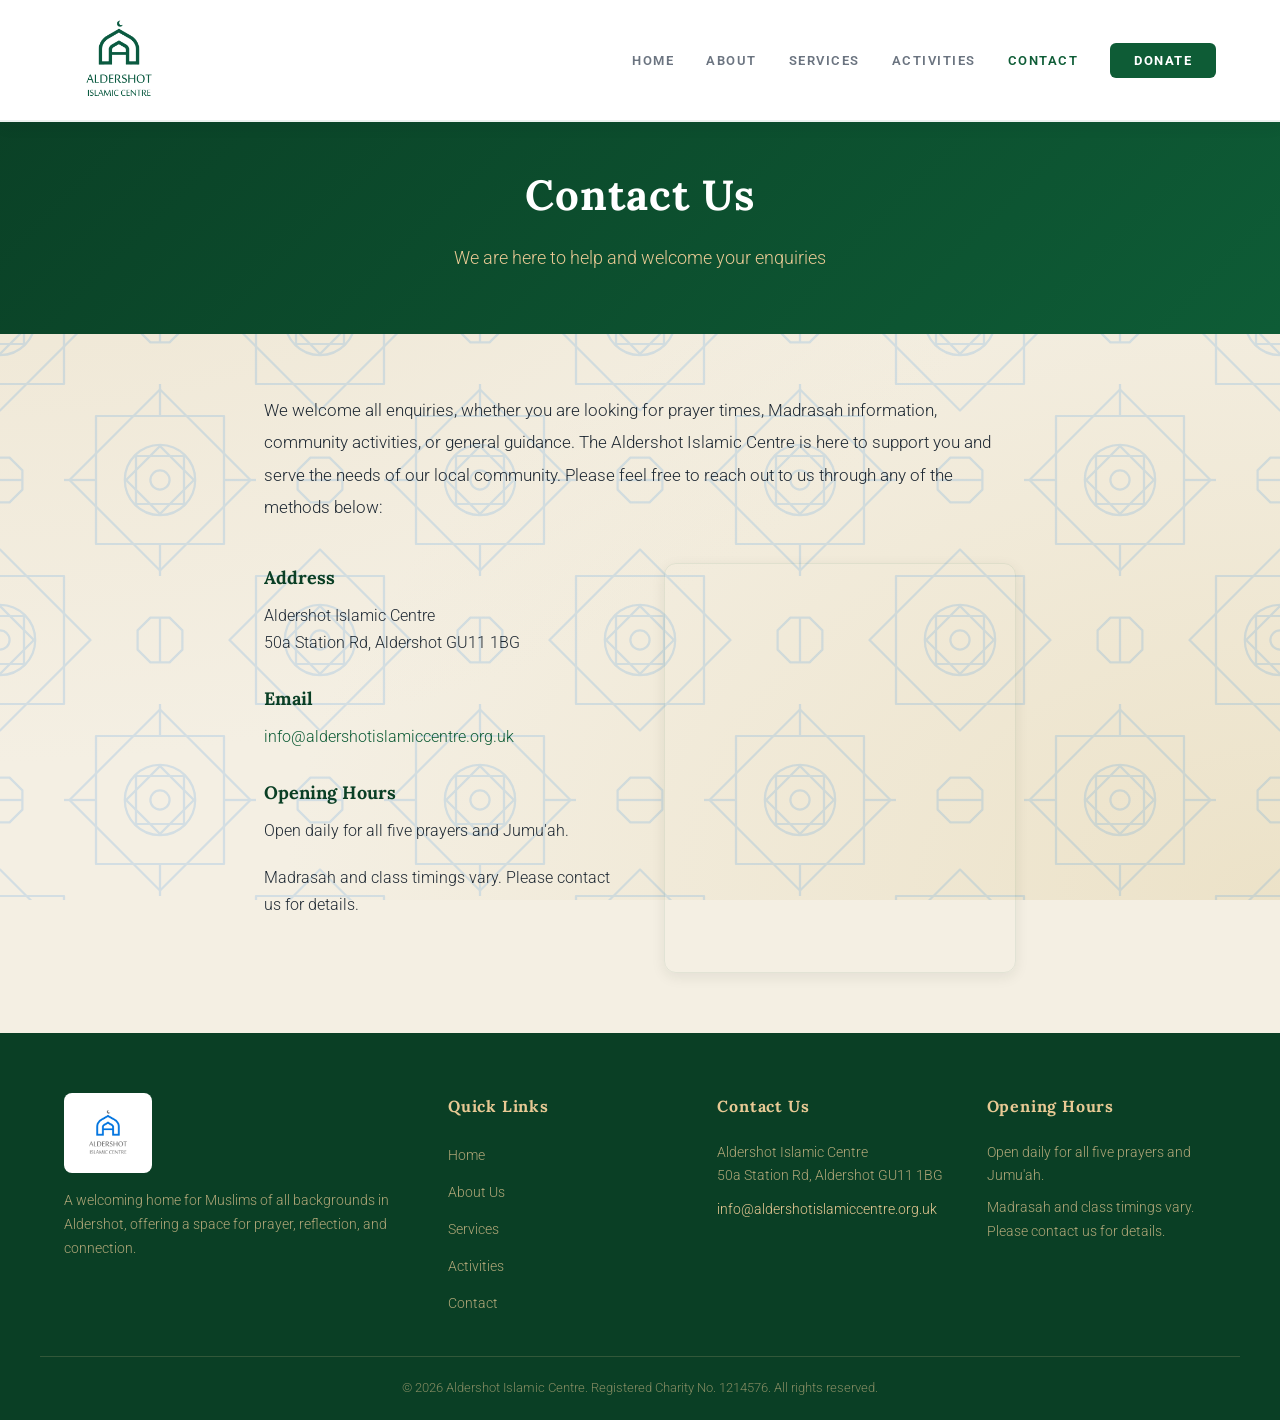
<file: contact.html>
<!DOCTYPE html>
<html lang="en">
<head>
    <meta charset="UTF-8">
    <meta name="viewport" content="width=device-width, initial-scale=1.0">
    <title>Contact Us - Aldershot Islamic Centre</title>
    <link rel="preconnect" href="https://fonts.googleapis.com">
    <link rel="preconnect" href="https://fonts.gstatic.com" crossorigin>
    <link href="https://fonts.googleapis.com/css2?family=Amiri&family=Lora:wght@500;600;700&family=Raleway:wght@300;400;500;600&family=Roboto:wght@300;400;500;700;900&display=swap" rel="stylesheet">
    <link rel="stylesheet" href="assets/css/styles.css?v=31">
    <link rel="icon" href="assets/images/logo.png" type="image/png">
    <link rel="manifest" href="/manifest.json">
    <link rel="apple-touch-icon" href="/assets/images/logo.png">
    <meta name="theme-color" content="#0a3f25">
    <meta name="apple-mobile-web-app-capable" content="yes">
    <meta name="apple-mobile-web-app-status-bar-style" content="black-translucent">
    <meta name="apple-mobile-web-app-title" content="Aldershot IC">
</head>
<body>
    <header class="header" id="header">
        <div class="container nav-container">
            <a href="index.html" class="logo"><img src="assets/images/logo.png" alt="Aldershot Islamic Centre"></a>
            <nav class="nav" id="nav">
                <ul class="nav-list">
                    <li><a href="index.html" class="nav-link">HOME</a></li>
                    <li><a href="index.html#about" class="nav-link">ABOUT</a></li>
                    <li><a href="index.html#services" class="nav-link">SERVICES</a></li>
                    <li><a href="activities.html" class="nav-link">ACTIVITIES</a></li>
                    <li><a href="contact.html" class="nav-link active">CONTACT</a></li>
                    <li><a href="https://donorbox.org/monthly-donations-935143" class="nav-link nav-donate" target="_blank" rel="noopener">DONATE</a></li>
                </ul>
            </nav>
            <a href="https://donorbox.org/monthly-donations-935143" class="mobile-donate" target="_blank" rel="noopener">Donate</a>
            <button class="hamburger" id="hamburger" aria-label="Toggle menu"><span></span><span></span><span></span></button>
        </div>
    </header>

    <section class="page-header">
        <div class="container">
            <h1 class="brand-name">Contact Us</h1>
            <p>We are here to help and welcome your enquiries</p>
        </div>
    </section>

    <section class="page-content">
        <div class="container">
            <p>We welcome all enquiries, whether you are looking for prayer times, Madrasah information, community activities, or general guidance. The Aldershot Islamic Centre is here to support you and serve the needs of our local community. Please feel free to reach out to us through any of the methods below:</p>

            <div class="contact-grid" style="margin-top: 40px;">
                <div class="contact-details">
                    <div class="contact-info-block">
                        <h3>Address</h3>
                        <p>Aldershot Islamic Centre<br>50a Station Rd, Aldershot GU11 1BG</p>
                    </div>

                    <div class="contact-info-block">
                        <h3>Email</h3>
                        <p><a href="mailto:info@aldershotislamiccentre.org.uk">info@aldershotislamiccentre.org.uk</a></p>
                    </div>

                    <div class="contact-info-block">
                        <h3>Opening Hours</h3>
                        <p>Open daily for all five prayers and Jumu'ah.</p>
                        <p>Madrasah and class timings vary. Please contact us for details.</p>
                    </div>
                </div>

                <div class="contact-map">
                    <iframe
                        src="https://www.google.com/maps/embed?pb=!1m18!1m12!1m3!1d2510.8!2d-0.7634!3d51.2476!2m3!1f0!2f0!3f0!3m2!1i1024!2i768!4f13.1!3m3!1m2!1s0x4875d3b0b0b0b0b0%3A0x0!2s50a+Station+Rd%2C+Aldershot+GU11+1BG!5e0!3m2!1sen!2suk!4v1"
                        allowfullscreen=""
                        loading="lazy"
                        referrerpolicy="no-referrer-when-downgrade"
                        title="Aldershot Islamic Centre location">
                    </iframe>
                </div>
            </div>
        </div>
    </section>

    <footer class="footer">
        <div class="container footer-grid">
            <div class="footer-about">
                <img src="assets/images/logo.png" alt="Aldershot Islamic Centre" class="footer-logo">
                <p>A welcoming home for Muslims of all backgrounds in Aldershot, offering a space for prayer, reflection, and connection.</p>
            </div>
            <div class="footer-links">
                <h4>Quick Links</h4>
                <ul>
                    <li><a href="index.html">Home</a></li>
                    <li><a href="index.html#about">About Us</a></li>
                    <li><a href="index.html#services">Services</a></li>
                    <li><a href="activities.html">Activities</a></li>
                    <li><a href="contact.html">Contact</a></li>
                </ul>
            </div>
            <div class="footer-contact">
                <h4>Contact Us</h4>
                <p>Aldershot Islamic Centre<br>50a Station Rd, Aldershot GU11 1BG</p>
                <p><a href="mailto:info@aldershotislamiccentre.org.uk">info@aldershotislamiccentre.org.uk</a></p>
            </div>
            <div class="footer-hours">
                <h4>Opening Hours</h4>
                <p>Open daily for all five prayers and Jumu'ah.</p>
                <p>Madrasah and class timings vary. Please contact us for details.</p>
            </div>
        </div>
        <div class="footer-bottom"><div class="container"><p>&copy; 2026 Aldershot Islamic Centre. Registered Charity No. 1214576. All rights reserved.</p></div></div>
    </footer>
    <script src="assets/js/script.js"></script>
    <script>
        if ('serviceWorker' in navigator) {
            window.addEventListener('load', () => {
                navigator.serviceWorker.register('/service-worker.js').catch(console.error);
            });
        }
    </script>
</body>
</html>
</file>
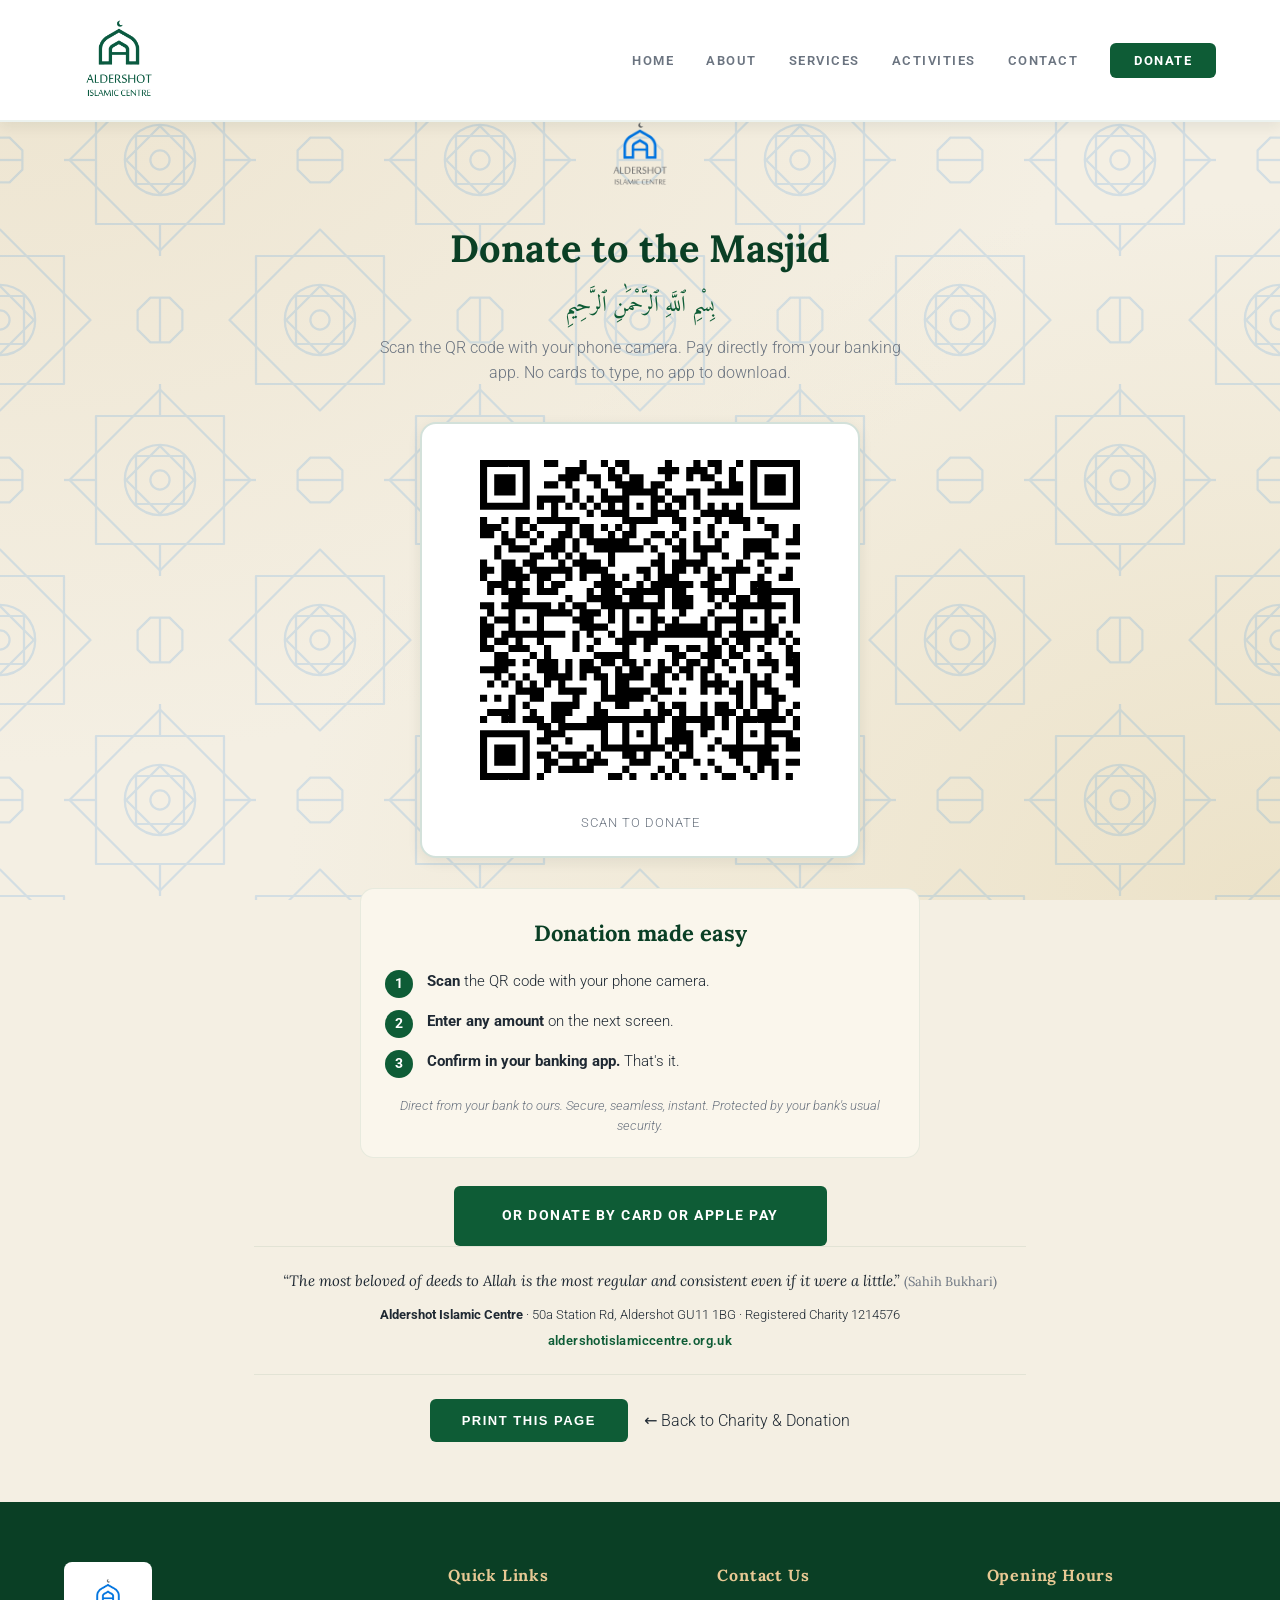
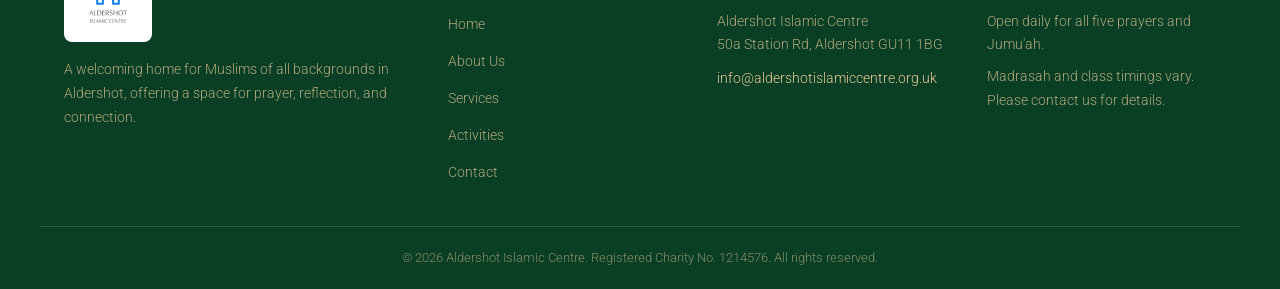
<file: donate-qr.html>
<!DOCTYPE html>
<html lang="en">
<head>
    <meta charset="UTF-8">
    <meta name="viewport" content="width=device-width, initial-scale=1.0">
    <title>Donate by QR Code - Aldershot Islamic Centre</title>
    <link rel="preconnect" href="https://fonts.googleapis.com">
    <link rel="preconnect" href="https://fonts.gstatic.com" crossorigin>
    <link href="https://fonts.googleapis.com/css2?family=Amiri&family=Lora:wght@500;600;700&family=Raleway:wght@300;400;500;600&family=Roboto:wght@300;400;500;700;900&display=swap" rel="stylesheet">
    <link rel="stylesheet" href="assets/css/styles.css?v=31">
    <link rel="icon" href="assets/images/logo.png" type="image/png">
    <meta name="theme-color" content="#0a3f25">
</head>
<body>
    <header class="header no-print" id="header">
        <div class="container nav-container">
            <a href="index.html" class="logo"><img src="assets/images/logo.png" alt="Aldershot Islamic Centre"></a>
            <nav class="nav" id="nav">
                <ul class="nav-list">
                    <li><a href="index.html" class="nav-link">HOME</a></li>
                    <li><a href="index.html#about" class="nav-link">ABOUT</a></li>
                    <li><a href="index.html#services" class="nav-link">SERVICES</a></li>
                    <li><a href="activities.html" class="nav-link">ACTIVITIES</a></li>
                    <li><a href="contact.html" class="nav-link">CONTACT</a></li>
                    <li><a href="https://donorbox.org/monthly-donations-935143" class="nav-link nav-donate" target="_blank" rel="noopener">DONATE</a></li>
                </ul>
            </nav>
            <a href="https://donorbox.org/monthly-donations-935143" class="mobile-donate" target="_blank" rel="noopener">Donate</a>
            <button class="hamburger" id="hamburger" aria-label="Toggle menu"><span></span><span></span><span></span></button>
        </div>
    </header>

    <section class="qr-poster">
        <div class="container qr-poster-container">
            <div class="qr-poster-head">
                <img src="assets/images/logo.png" alt="Aldershot Islamic Centre" class="qr-poster-logo">
                <h1 class="qr-poster-title">Donate to the Masjid</h1>
                <p class="qr-poster-arabic">بِسْمِ ٱللَّهِ ٱلرَّحْمَٰنِ ٱلرَّحِيمِ</p>
                <p class="qr-poster-sub">Scan the QR code with your phone camera. Pay directly from your banking app. No cards to type, no app to download.</p>
            </div>

            <div class="qr-single">
                <div class="qr-code" id="qr-code-big"></div>
                <p class="qr-single-caption">Scan to donate</p>
            </div>

            <section class="qr-explainer">
                <h2>Donation made easy</h2>
                <ol class="qr-steps">
                    <li><span class="qr-step-num">1</span><span><strong>Scan</strong> the QR code with your phone camera.</span></li>
                    <li><span class="qr-step-num">2</span><span><strong>Enter any amount</strong> on the next screen.</span></li>
                    <li><span class="qr-step-num">3</span><span><strong>Confirm in your banking app.</strong> That's it.</span></li>
                </ol>
                <p class="qr-explainer-foot">Direct from your bank to ours. Secure, seamless, instant. Protected by your bank's usual security.</p>
            </section>

            <p class="qr-poster-actions no-print">
                <a href="https://donorbox.org/monthly-donations-935143" class="btn btn-primary btn-large" target="_blank" rel="noopener">Or donate by card or Apple Pay</a>
            </p>

            <section class="qr-bank-details print-only">
                <h2>Or transfer directly from your bank</h2>
                <p class="qr-bank-intro">Prefer to set up the payment manually in your banking app? Send to:</p>
                <dl class="bank-grid">
                    <div class="bank-cell">
                        <dt>Account name</dt>
                        <dd>Aldershot Islamic Centre</dd>
                    </div>
                    <div class="bank-cell">
                        <dt>Sort code</dt>
                        <dd>52&#8209;41&#8209;56</dd>
                    </div>
                    <div class="bank-cell">
                        <dt>Account number</dt>
                        <dd>48442801</dd>
                    </div>
                </dl>
                <p class="bank-ref">Reference: <strong>DONATION</strong> (or your name, if you'd like)</p>
            </section>

            <div class="qr-poster-foot">
                <p class="qr-foot-quote">&ldquo;The most beloved of deeds to Allah is the most regular and consistent even if it were a little.&rdquo; <span>(Sahih Bukhari)</span></p>
                <p class="qr-foot-charity"><strong>Aldershot Islamic Centre</strong> &middot; 50a Station Rd, Aldershot GU11 1BG &middot; Registered Charity 1214576</p>
                <p class="qr-foot-website">aldershotislamiccentre.org.uk</p>
            </div>

            <p class="qr-poster-actions no-print">
                <button type="button" class="btn btn-primary" onclick="window.print()">Print this page</button>
                <a href="service-charity.html" class="back-link">&larr; Back to Charity &amp; Donation</a>
            </p>
        </div>
    </section>

    <footer class="footer no-print">
        <div class="container footer-grid">
            <div class="footer-about">
                <img src="assets/images/logo.png" alt="Aldershot Islamic Centre" class="footer-logo">
                <p>A welcoming home for Muslims of all backgrounds in Aldershot, offering a space for prayer, reflection, and connection.</p>
            </div>
            <div class="footer-links">
                <h4>Quick Links</h4>
                <ul>
                    <li><a href="index.html">Home</a></li>
                    <li><a href="index.html#about">About Us</a></li>
                    <li><a href="index.html#services">Services</a></li>
                    <li><a href="activities.html">Activities</a></li>
                    <li><a href="contact.html">Contact</a></li>
                </ul>
            </div>
            <div class="footer-contact">
                <h4>Contact Us</h4>
                <p>Aldershot Islamic Centre<br>50a Station Rd, Aldershot GU11 1BG</p>
                <p><a href="mailto:info@aldershotislamiccentre.org.uk">info@aldershotislamiccentre.org.uk</a></p>
            </div>
            <div class="footer-hours">
                <h4>Opening Hours</h4>
                <p>Open daily for all five prayers and Jumu'ah.</p>
                <p>Madrasah and class timings vary. Please contact us for details.</p>
            </div>
        </div>
        <div class="footer-bottom"><div class="container"><p>&copy; 2026 Aldershot Islamic Centre. Registered Charity No. 1214576. All rights reserved.</p></div></div>
    </footer>

    <script src="assets/js/qrcode.min.js"></script>
    <script src="assets/js/script.js"></script>
    <script>
        // The QR encodes the GoCardless Apps Script proxy URL with no amount.
        // When scanned, the proxy serves an "Enter amount" form. After the
        // donor submits, the proxy creates the Open Banking request and
        // deep-links into their banking app.
        var QR_TARGET_URL = 'https://script.google.com/macros/s/AKfycbxLeybadwHfV6YkiiOFtrZsFjfsNcRMSsZg5MCM6j07mlQWnYMv2X1KXMeY7j7xgk-xEw/exec';

        var bigQrEl = document.getElementById('qr-code-big');
        if (bigQrEl) {
            var qr = qrcode(0, 'M');
            qr.addData(QR_TARGET_URL);
            qr.make();
            bigQrEl.innerHTML = qr.createSvgTag({ scalable: true, margin: 0 });
            var svg = bigQrEl.querySelector('svg');
            if (svg) {
                svg.setAttribute('width', '320');
                svg.setAttribute('height', '320');
            }
        }

        if ('serviceWorker' in navigator) {
            window.addEventListener('load', () => {
                navigator.serviceWorker.register('/service-worker.js').catch(console.error);
            });
        }
    </script>
</body>
</html>
</file>
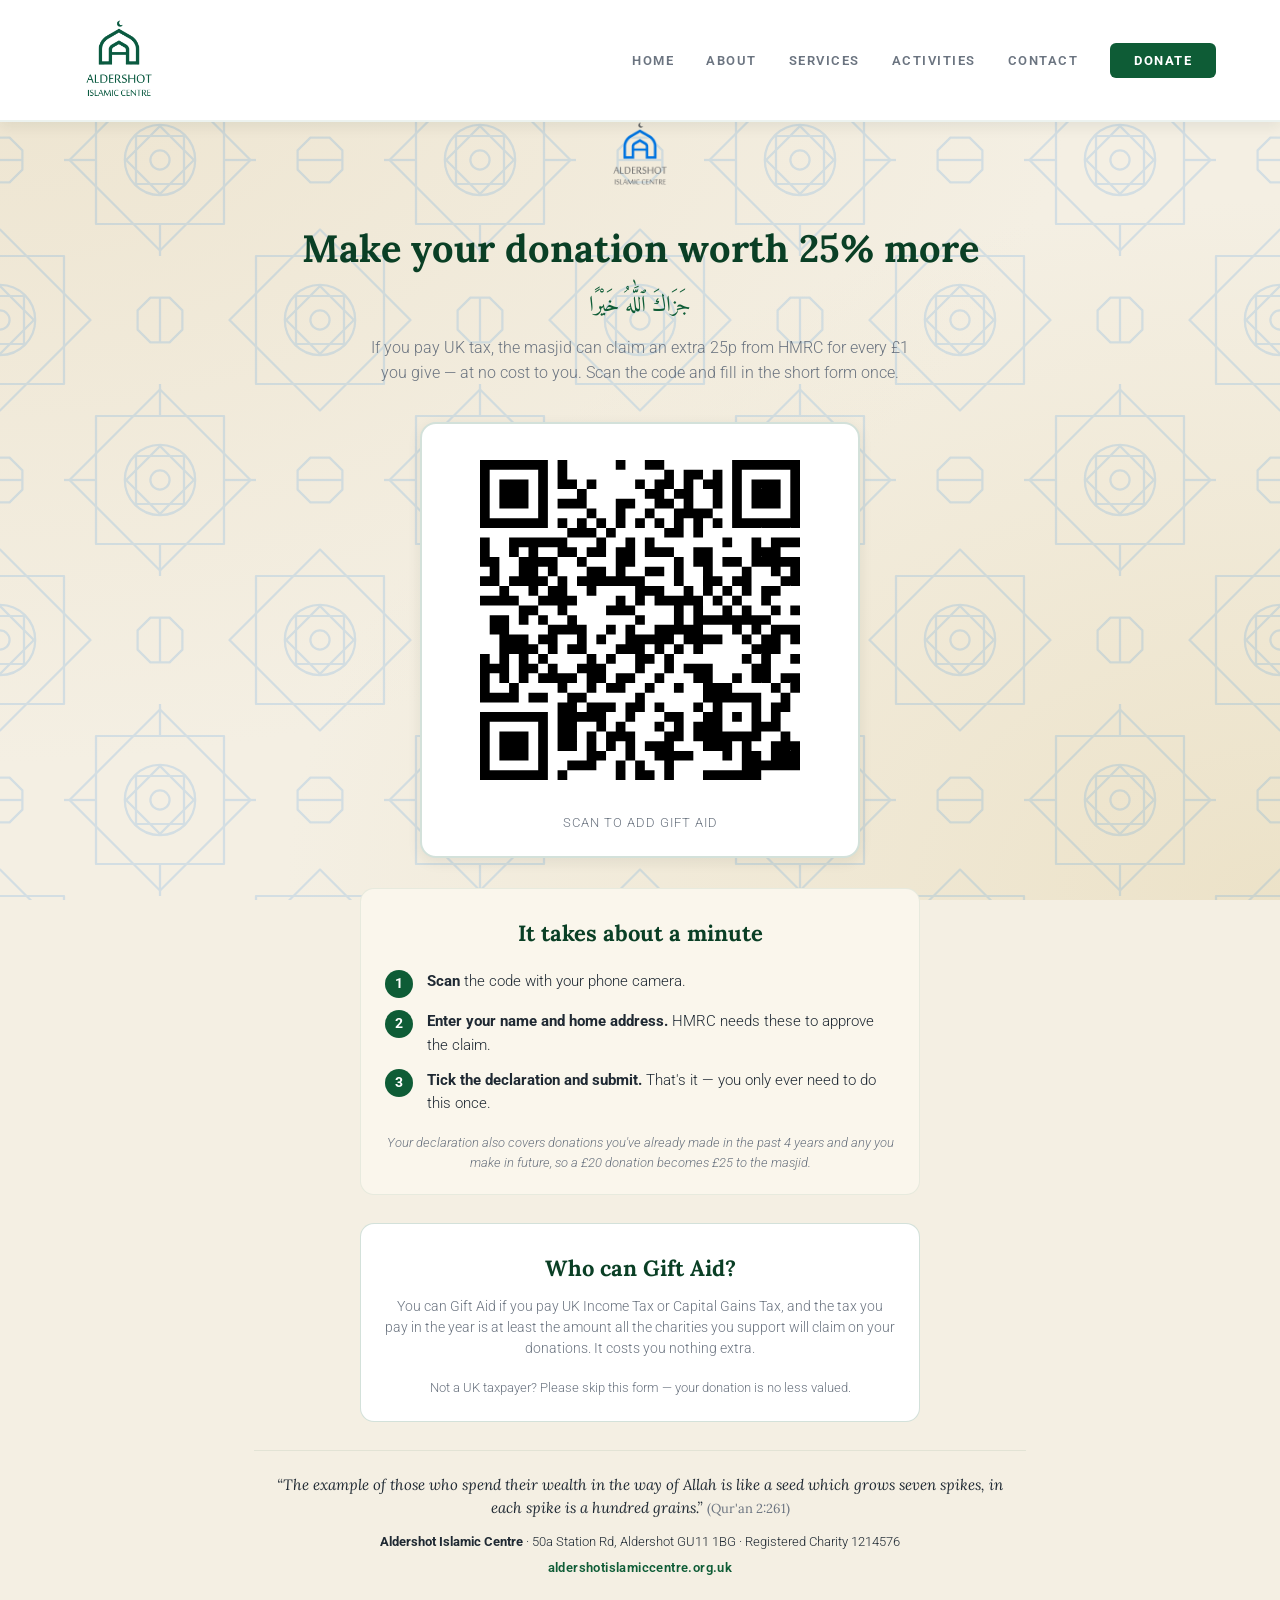
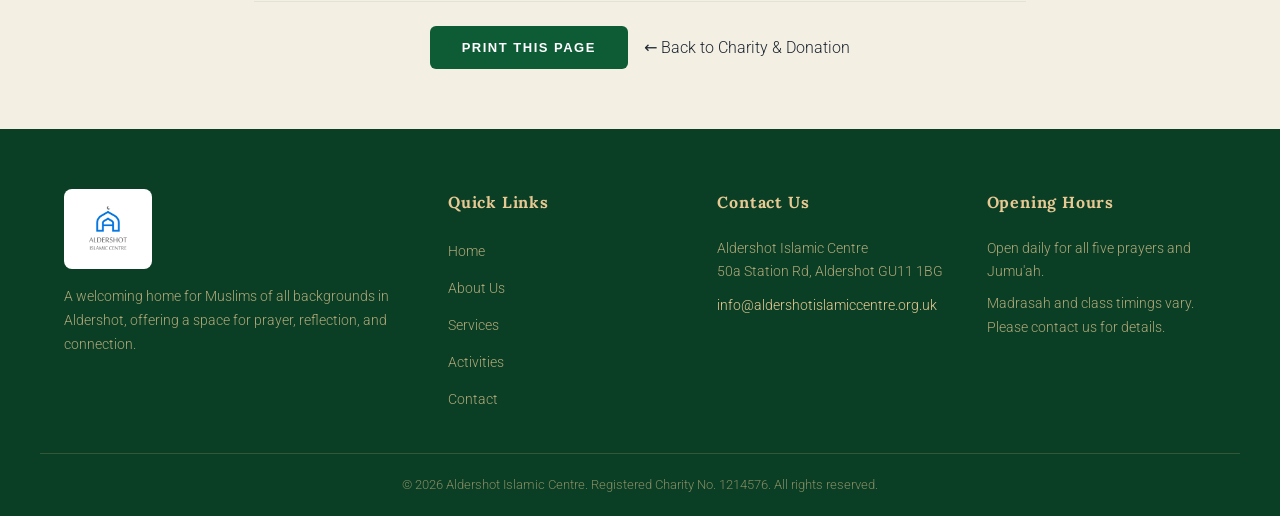
<file: giftaid-qr.html>
<!DOCTYPE html>
<html lang="en">
<head>
    <meta charset="UTF-8">
    <meta name="viewport" content="width=device-width, initial-scale=1.0">
    <title>Gift Aid QR Code - Aldershot Islamic Centre</title>
    <link rel="preconnect" href="https://fonts.googleapis.com">
    <link rel="preconnect" href="https://fonts.gstatic.com" crossorigin>
    <link href="https://fonts.googleapis.com/css2?family=Amiri&family=Lora:wght@500;600;700&family=Raleway:wght@300;400;500;600&family=Roboto:wght@300;400;500;700;900&display=swap" rel="stylesheet">
    <link rel="stylesheet" href="assets/css/styles.css?v=31">
    <link rel="icon" href="assets/images/logo.png" type="image/png">
    <meta name="theme-color" content="#0a3f25">
</head>
<body>
    <header class="header no-print" id="header">
        <div class="container nav-container">
            <a href="index.html" class="logo"><img src="assets/images/logo.png" alt="Aldershot Islamic Centre"></a>
            <nav class="nav" id="nav">
                <ul class="nav-list">
                    <li><a href="index.html" class="nav-link">HOME</a></li>
                    <li><a href="index.html#about" class="nav-link">ABOUT</a></li>
                    <li><a href="index.html#services" class="nav-link">SERVICES</a></li>
                    <li><a href="activities.html" class="nav-link">ACTIVITIES</a></li>
                    <li><a href="contact.html" class="nav-link">CONTACT</a></li>
                    <li><a href="https://donorbox.org/monthly-donations-935143" class="nav-link nav-donate" target="_blank" rel="noopener">DONATE</a></li>
                </ul>
            </nav>
            <a href="https://donorbox.org/monthly-donations-935143" class="mobile-donate" target="_blank" rel="noopener">Donate</a>
            <button class="hamburger" id="hamburger" aria-label="Toggle menu"><span></span><span></span><span></span></button>
        </div>
    </header>

    <section class="qr-poster">
        <div class="container qr-poster-container">
            <div class="qr-poster-head">
                <img src="assets/images/logo.png" alt="Aldershot Islamic Centre" class="qr-poster-logo">
                <h1 class="qr-poster-title">Make your donation worth 25% more</h1>
                <p class="qr-poster-arabic">جَزَاكَ ٱللَّٰهُ خَيْرًا</p>
                <p class="qr-poster-sub">If you pay UK tax, the masjid can claim an extra 25p from HMRC for every £1 you give — at no cost to you. Scan the code and fill in the short form once.</p>
            </div>

            <div class="qr-single">
                <div class="qr-code" id="qr-code-big"></div>
                <p class="qr-single-caption">Scan to add Gift Aid</p>
            </div>

            <section class="qr-explainer">
                <h2>It takes about a minute</h2>
                <ol class="qr-steps">
                    <li><span class="qr-step-num">1</span><span><strong>Scan</strong> the code with your phone camera.</span></li>
                    <li><span class="qr-step-num">2</span><span><strong>Enter your name and home address.</strong> HMRC needs these to approve the claim.</span></li>
                    <li><span class="qr-step-num">3</span><span><strong>Tick the declaration and submit.</strong> That's it — you only ever need to do this once.</span></li>
                </ol>
                <p class="qr-explainer-foot">Your declaration also covers donations you've already made in the past 4 years and any you make in future, so a £20 donation becomes £25 to the masjid.</p>
            </section>

            <section class="qr-bank-details">
                <h2>Who can Gift Aid?</h2>
                <p class="qr-bank-intro">You can Gift Aid if you pay UK Income Tax or Capital Gains Tax, and the tax you pay in the year is at least the amount all the charities you support will claim on your donations. It costs you nothing extra.</p>
                <p class="bank-ref">Not a UK taxpayer? Please skip this form — your donation is no less valued.</p>
            </section>

            <div class="qr-poster-foot">
                <p class="qr-foot-quote">&ldquo;The example of those who spend their wealth in the way of Allah is like a seed which grows seven spikes, in each spike is a hundred grains.&rdquo; <span>(Qur'an 2:261)</span></p>
                <p class="qr-foot-charity"><strong>Aldershot Islamic Centre</strong> &middot; 50a Station Rd, Aldershot GU11 1BG &middot; Registered Charity 1214576</p>
                <p class="qr-foot-website">aldershotislamiccentre.org.uk</p>
            </div>

            <p class="qr-poster-actions no-print">
                <button type="button" class="btn btn-primary" onclick="window.print()">Print this page</button>
                <a href="service-charity.html" class="back-link">&larr; Back to Charity &amp; Donation</a>
            </p>
        </div>
    </section>

    <footer class="footer no-print">
        <div class="container footer-grid">
            <div class="footer-about">
                <img src="assets/images/logo.png" alt="Aldershot Islamic Centre" class="footer-logo">
                <p>A welcoming home for Muslims of all backgrounds in Aldershot, offering a space for prayer, reflection, and connection.</p>
            </div>
            <div class="footer-links">
                <h4>Quick Links</h4>
                <ul>
                    <li><a href="index.html">Home</a></li>
                    <li><a href="index.html#about">About Us</a></li>
                    <li><a href="index.html#services">Services</a></li>
                    <li><a href="activities.html">Activities</a></li>
                    <li><a href="contact.html">Contact</a></li>
                </ul>
            </div>
            <div class="footer-contact">
                <h4>Contact Us</h4>
                <p>Aldershot Islamic Centre<br>50a Station Rd, Aldershot GU11 1BG</p>
                <p><a href="mailto:info@aldershotislamiccentre.org.uk">info@aldershotislamiccentre.org.uk</a></p>
            </div>
            <div class="footer-hours">
                <h4>Opening Hours</h4>
                <p>Open daily for all five prayers and Jumu'ah.</p>
                <p>Madrasah and class timings vary. Please contact us for details.</p>
            </div>
        </div>
        <div class="footer-bottom"><div class="container"><p>&copy; 2026 Aldershot Islamic Centre. Registered Charity No. 1214576. All rights reserved.</p></div></div>
    </footer>

    <script src="assets/js/qrcode.min.js"></script>
    <script src="assets/js/script.js"></script>
    <script>
        // Points at the Gift Aid declaration form that already ships with the
        // donation kiosk. With no tx/amount in the URL the form drops the
        // per-donation figures and takes a plain enduring declaration, which is
        // what we want for a printed card handed out at collection time.
        var GIFT_AID_URL = 'https://aldershotislamiccentre.org.uk/donate/gift-aid.html';

        var bigQrEl = document.getElementById('qr-code-big');
        if (bigQrEl) {
            var qr = qrcode(0, 'M');
            qr.addData(GIFT_AID_URL);
            qr.make();
            bigQrEl.innerHTML = qr.createSvgTag({ scalable: true, margin: 0 });
            var svg = bigQrEl.querySelector('svg');
            if (svg) {
                svg.setAttribute('width', '320');
                svg.setAttribute('height', '320');
            }
        }

        if ('serviceWorker' in navigator) {
            window.addEventListener('load', () => {
                navigator.serviceWorker.register('/service-worker.js').catch(console.error);
            });
        }
    </script>
</body>
</html>
</file>
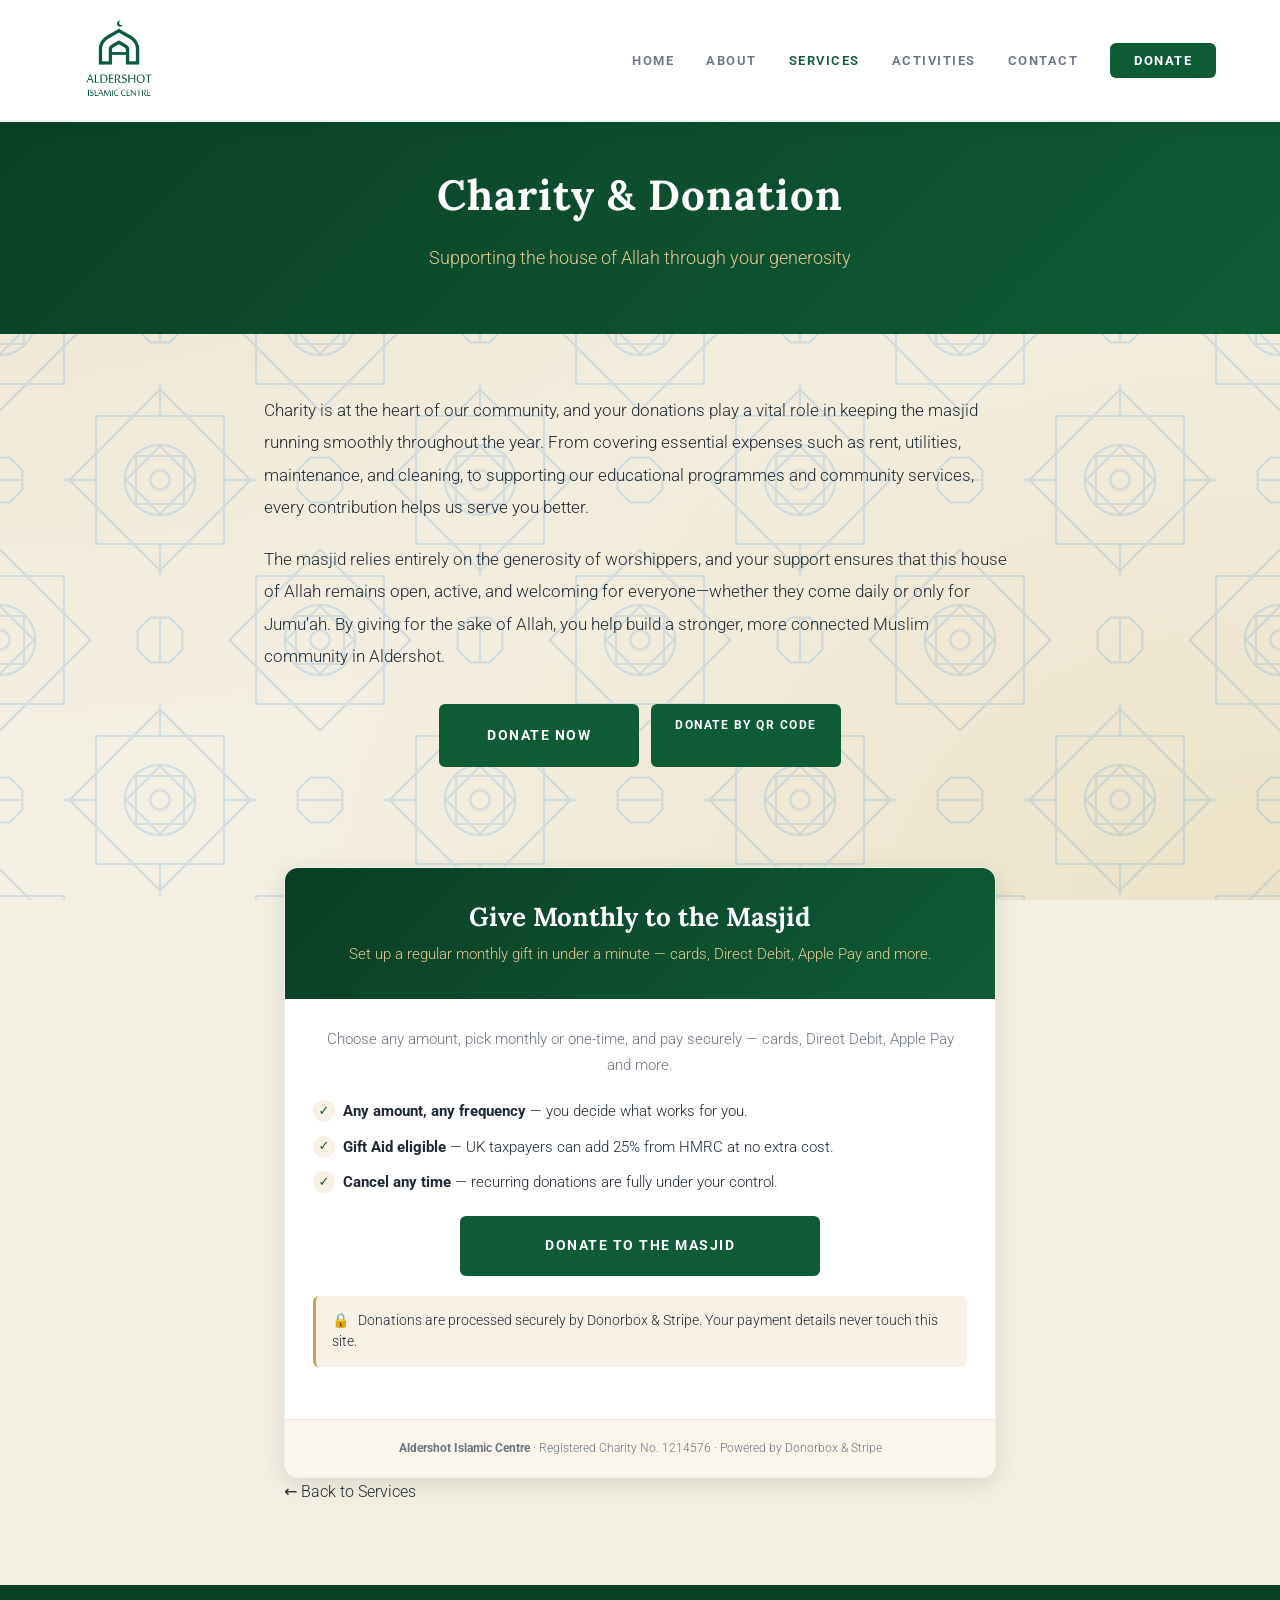
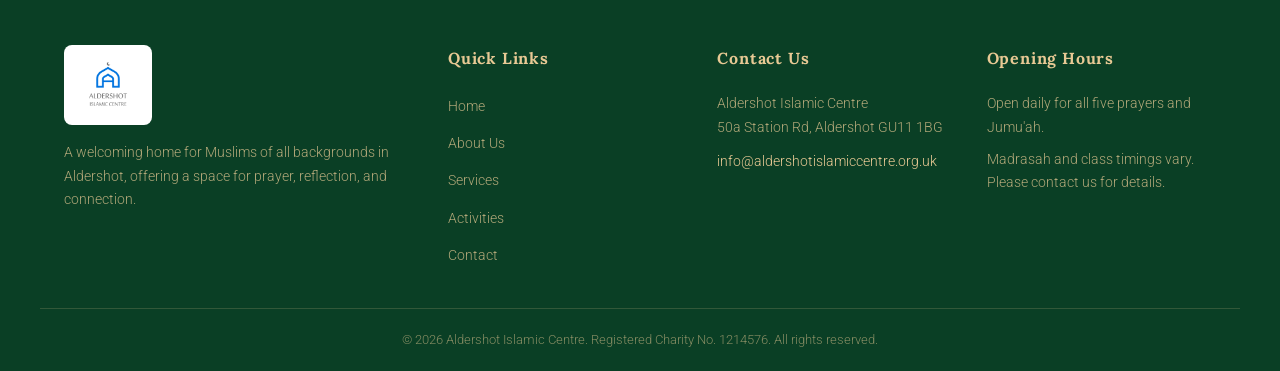
<file: service-charity.html>
<!DOCTYPE html>
<html lang="en">
<head>
    <meta charset="UTF-8">
    <meta name="viewport" content="width=device-width, initial-scale=1.0">
    <title>Charity & Donation - Aldershot Islamic Centre</title>
    <link rel="preconnect" href="https://fonts.googleapis.com">
    <link rel="preconnect" href="https://fonts.gstatic.com" crossorigin>
    <link href="https://fonts.googleapis.com/css2?family=Amiri&family=Lora:wght@500;600;700&family=Raleway:wght@300;400;500;600&family=Roboto:wght@300;400;500;700;900&display=swap" rel="stylesheet">
    <link rel="stylesheet" href="assets/css/styles.css?v=31">
    <link rel="icon" href="assets/images/logo.png" type="image/png">
    <link rel="manifest" href="/manifest.json">
    <link rel="apple-touch-icon" href="/assets/images/logo.png">
    <meta name="theme-color" content="#0a3f25">
    <meta name="apple-mobile-web-app-capable" content="yes">
    <meta name="apple-mobile-web-app-status-bar-style" content="black-translucent">
    <meta name="apple-mobile-web-app-title" content="Aldershot IC">
</head>
<body>
    <header class="header" id="header">
        <div class="container nav-container">
            <a href="index.html" class="logo"><img src="assets/images/logo.png" alt="Aldershot Islamic Centre"></a>
            <nav class="nav" id="nav">
                <ul class="nav-list">
                    <li><a href="index.html" class="nav-link">HOME</a></li>
                    <li><a href="index.html#about" class="nav-link">ABOUT</a></li>
                    <li><a href="index.html#services" class="nav-link active">SERVICES</a></li>
                    <li><a href="activities.html" class="nav-link">ACTIVITIES</a></li>
                    <li><a href="contact.html" class="nav-link">CONTACT</a></li>
                    <li><a href="https://donorbox.org/monthly-donations-935143" class="nav-link nav-donate" target="_blank" rel="noopener">DONATE</a></li>
                </ul>
            </nav>
            <a href="https://donorbox.org/monthly-donations-935143" class="mobile-donate" target="_blank" rel="noopener">Donate</a>
            <button class="hamburger" id="hamburger" aria-label="Toggle menu"><span></span><span></span><span></span></button>
        </div>
    </header>

    <section class="page-header">
        <div class="container">
            <h1 class="brand-name">Charity & Donation</h1>
            <p>Supporting the house of Allah through your generosity</p>
        </div>
    </section>

    <section class="page-content">
        <div class="container">
            <p>Charity is at the heart of our community, and your donations play a vital role in keeping the masjid running smoothly throughout the year. From covering essential expenses such as rent, utilities, maintenance, and cleaning, to supporting our educational programmes and community services, every contribution helps us serve you better.</p>
            <p>The masjid relies entirely on the generosity of worshippers, and your support ensures that this house of Allah remains open, active, and welcoming for everyone&mdash;whether they come daily or only for Jumu'ah. By giving for the sake of Allah, you help build a stronger, more connected Muslim community in Aldershot.</p>
            <p style="text-align: center; margin-top: 32px; display: flex; flex-wrap: wrap; gap: 12px; justify-content: center;">
                <a href="https://donorbox.org/monthly-donations-935143" class="btn btn-primary btn-large" target="_blank" rel="noopener">Donate Now</a>
                <a href="donate-qr.html" class="btn btn-small">Donate by QR Code</a>
            </p>
        </div>
    </section>

    <!-- Direct Debit CTA -->
    <section class="dd-section" id="direct-debit">
        <div class="container">
            <div class="dd-card">
                <header class="dd-header">
                    <h2>Give Monthly to the Masjid</h2>
                    <p>Set up a regular monthly gift in under a minute &mdash; cards, Direct Debit, Apple Pay and more.</p>
                </header>

                <div class="dd-cta-body">
                    <p class="dd-intro">Choose any amount, pick monthly or one-time, and pay securely &mdash; cards, Direct Debit, Apple Pay and more.</p>

                    <ul class="dd-bullets">
                        <li><strong>Any amount, any frequency</strong> &mdash; you decide what works for you.</li>
                        <li><strong>Gift Aid eligible</strong> &mdash; UK taxpayers can add 25% from HMRC at no extra cost.</li>
                        <li><strong>Cancel any time</strong> &mdash; recurring donations are fully under your control.</li>
                    </ul>

                    <div class="dd-actions">
                        <a href="https://donorbox.org/monthly-donations-935143" class="btn btn-primary btn-large" target="_blank" rel="noopener">Donate to the Masjid</a>
                    </div>

                    <p class="dd-secure-note">
                        <span class="lock-icon" aria-hidden="true">&#128274;</span>
                        Donations are processed securely by Donorbox &amp; Stripe. Your payment details never touch this site.
                    </p>

                    <div id="dd-status" class="dd-status" role="status" aria-live="polite" hidden></div>
                </div>

                <footer class="dd-footer">
                    <p><strong>Aldershot Islamic Centre</strong> &middot; Registered Charity No. 1214576 &middot; Powered by Donorbox &amp; Stripe</p>
                </footer>
            </div>

            <a href="index.html#services" class="back-link">&larr; Back to Services</a>
        </div>
    </section>

    <footer class="footer">
        <div class="container footer-grid">
            <div class="footer-about">
                <img src="assets/images/logo.png" alt="Aldershot Islamic Centre" class="footer-logo">
                <p>A welcoming home for Muslims of all backgrounds in Aldershot, offering a space for prayer, reflection, and connection.</p>
            </div>
            <div class="footer-links">
                <h4>Quick Links</h4>
                <ul>
                    <li><a href="index.html">Home</a></li>
                    <li><a href="index.html#about">About Us</a></li>
                    <li><a href="index.html#services">Services</a></li>
                    <li><a href="activities.html">Activities</a></li>
                    <li><a href="contact.html">Contact</a></li>
                </ul>
            </div>
            <div class="footer-contact">
                <h4>Contact Us</h4>
                <p>Aldershot Islamic Centre<br>50a Station Rd, Aldershot GU11 1BG</p>
                <p><a href="mailto:info@aldershotislamiccentre.org.uk">info@aldershotislamiccentre.org.uk</a></p>
            </div>
            <div class="footer-hours">
                <h4>Opening Hours</h4>
                <p>Open daily for all five prayers and Jumu'ah.</p>
                <p>Madrasah and class timings vary. Please contact us for details.</p>
            </div>
        </div>
        <div class="footer-bottom"><div class="container"><p>&copy; 2026 Aldershot Islamic Centre. Registered Charity No. 1214576. All rights reserved.</p></div></div>
    </footer>
    <script src="assets/js/script.js"></script>
    <script>
        if ('serviceWorker' in navigator) {
            window.addEventListener('load', () => {
                navigator.serviceWorker.register('/service-worker.js').catch(console.error);
            });
        }
    </script>
</body>
</html>
</file>
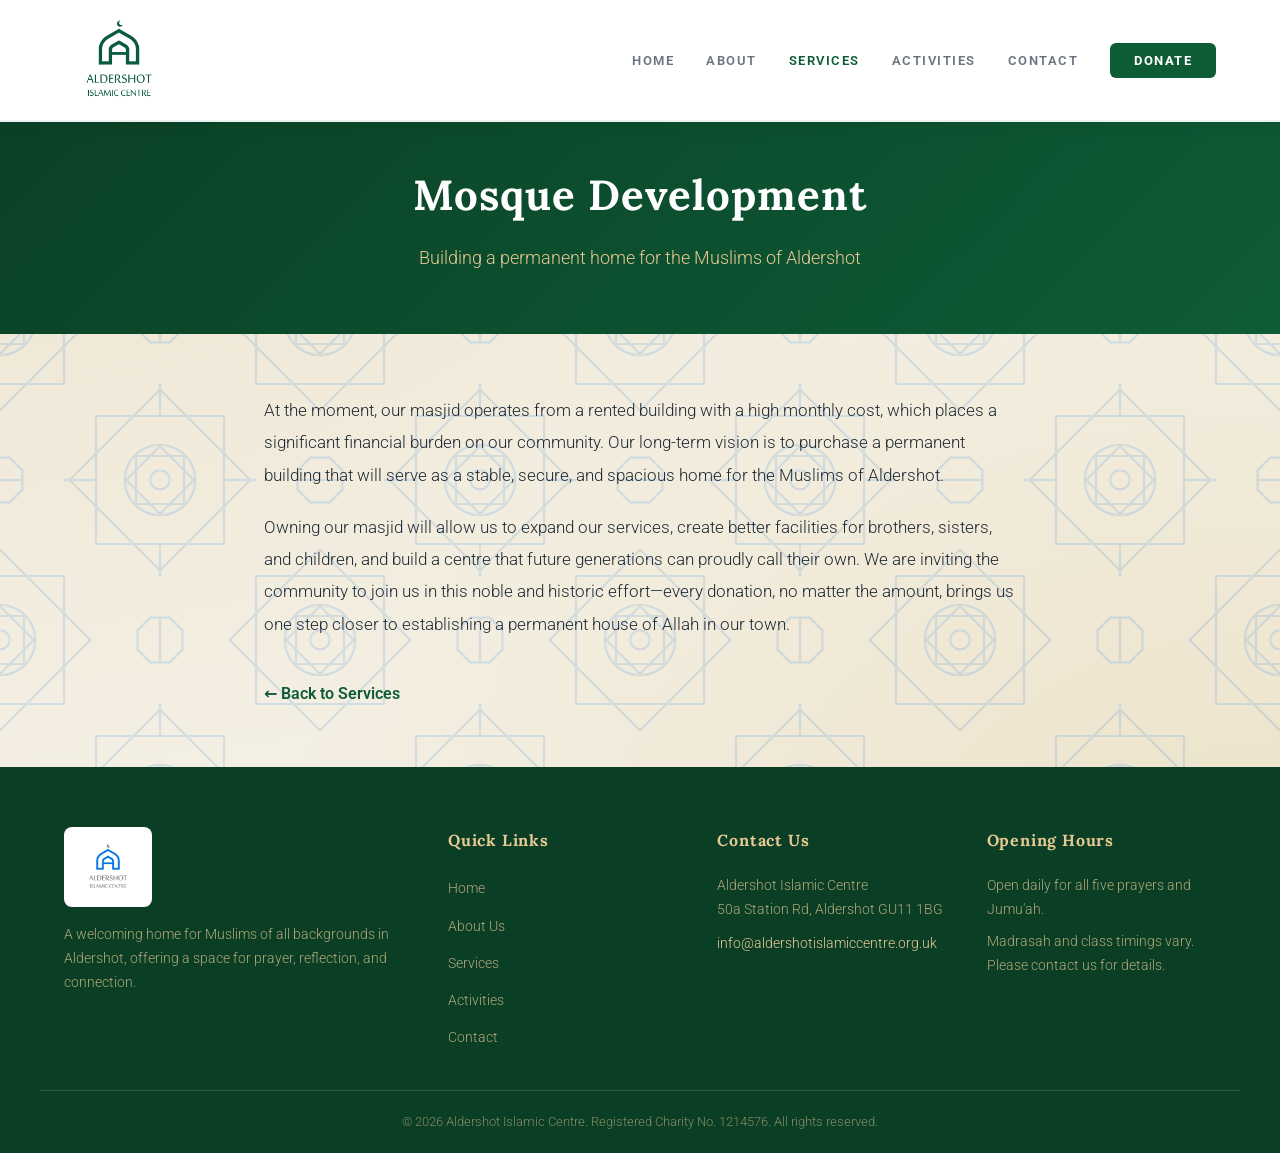
<file: service-development.html>
<!DOCTYPE html>
<html lang="en">
<head>
    <meta charset="UTF-8">
    <meta name="viewport" content="width=device-width, initial-scale=1.0">
    <title>Mosque Development - Aldershot Islamic Centre</title>
    <link rel="preconnect" href="https://fonts.googleapis.com">
    <link rel="preconnect" href="https://fonts.gstatic.com" crossorigin>
    <link href="https://fonts.googleapis.com/css2?family=Amiri&family=Lora:wght@500;600;700&family=Raleway:wght@300;400;500;600&family=Roboto:wght@300;400;500;700;900&display=swap" rel="stylesheet">
    <link rel="stylesheet" href="assets/css/styles.css?v=31">
    <link rel="icon" href="assets/images/logo.png" type="image/png">
    <link rel="manifest" href="/manifest.json">
    <link rel="apple-touch-icon" href="/assets/images/logo.png">
    <meta name="theme-color" content="#0a3f25">
    <meta name="apple-mobile-web-app-capable" content="yes">
    <meta name="apple-mobile-web-app-status-bar-style" content="black-translucent">
    <meta name="apple-mobile-web-app-title" content="Aldershot IC">
</head>
<body>
    <header class="header" id="header">
        <div class="container nav-container">
            <a href="index.html" class="logo"><img src="assets/images/logo.png" alt="Aldershot Islamic Centre"></a>
            <nav class="nav" id="nav">
                <ul class="nav-list">
                    <li><a href="index.html" class="nav-link">HOME</a></li>
                    <li><a href="index.html#about" class="nav-link">ABOUT</a></li>
                    <li><a href="index.html#services" class="nav-link active">SERVICES</a></li>
                    <li><a href="activities.html" class="nav-link">ACTIVITIES</a></li>
                    <li><a href="contact.html" class="nav-link">CONTACT</a></li>
                    <li><a href="https://donorbox.org/monthly-donations-935143" class="nav-link nav-donate" target="_blank" rel="noopener">DONATE</a></li>
                </ul>
            </nav>
            <a href="https://donorbox.org/monthly-donations-935143" class="mobile-donate" target="_blank" rel="noopener">Donate</a>
            <button class="hamburger" id="hamburger" aria-label="Toggle menu"><span></span><span></span><span></span></button>
        </div>
    </header>

    <section class="page-header">
        <div class="container">
            <h1 class="brand-name">Mosque Development</h1>
            <p>Building a permanent home for the Muslims of Aldershot</p>
        </div>
    </section>

    <section class="page-content">
        <div class="container">
            <p>At the moment, our masjid operates from a rented building with a high monthly cost, which places a significant financial burden on our community. Our long-term vision is to purchase a permanent building that will serve as a stable, secure, and spacious home for the Muslims of Aldershot.</p>
            <p>Owning our masjid will allow us to expand our services, create better facilities for brothers, sisters, and children, and build a centre that future generations can proudly call their own. We are inviting the community to join us in this noble and historic effort&mdash;every donation, no matter the amount, brings us one step closer to establishing a permanent house of Allah in our town.</p>
            <a href="index.html#services" class="back-link">&larr; Back to Services</a>
        </div>
    </section>

    <footer class="footer">
        <div class="container footer-grid">
            <div class="footer-about">
                <img src="assets/images/logo.png" alt="Aldershot Islamic Centre" class="footer-logo">
                <p>A welcoming home for Muslims of all backgrounds in Aldershot, offering a space for prayer, reflection, and connection.</p>
            </div>
            <div class="footer-links">
                <h4>Quick Links</h4>
                <ul>
                    <li><a href="index.html">Home</a></li>
                    <li><a href="index.html#about">About Us</a></li>
                    <li><a href="index.html#services">Services</a></li>
                    <li><a href="activities.html">Activities</a></li>
                    <li><a href="contact.html">Contact</a></li>
                </ul>
            </div>
            <div class="footer-contact">
                <h4>Contact Us</h4>
                <p>Aldershot Islamic Centre<br>50a Station Rd, Aldershot GU11 1BG</p>
                <p><a href="mailto:info@aldershotislamiccentre.org.uk">info@aldershotislamiccentre.org.uk</a></p>
            </div>
            <div class="footer-hours">
                <h4>Opening Hours</h4>
                <p>Open daily for all five prayers and Jumu'ah.</p>
                <p>Madrasah and class timings vary. Please contact us for details.</p>
            </div>
        </div>
        <div class="footer-bottom"><div class="container"><p>&copy; 2026 Aldershot Islamic Centre. Registered Charity No. 1214576. All rights reserved.</p></div></div>
    </footer>
    <script src="assets/js/script.js"></script>
    <script>
        if ('serviceWorker' in navigator) {
            window.addEventListener('load', () => {
                navigator.serviceWorker.register('/service-worker.js').catch(console.error);
            });
        }
    </script>
</body>
</html>
</file>
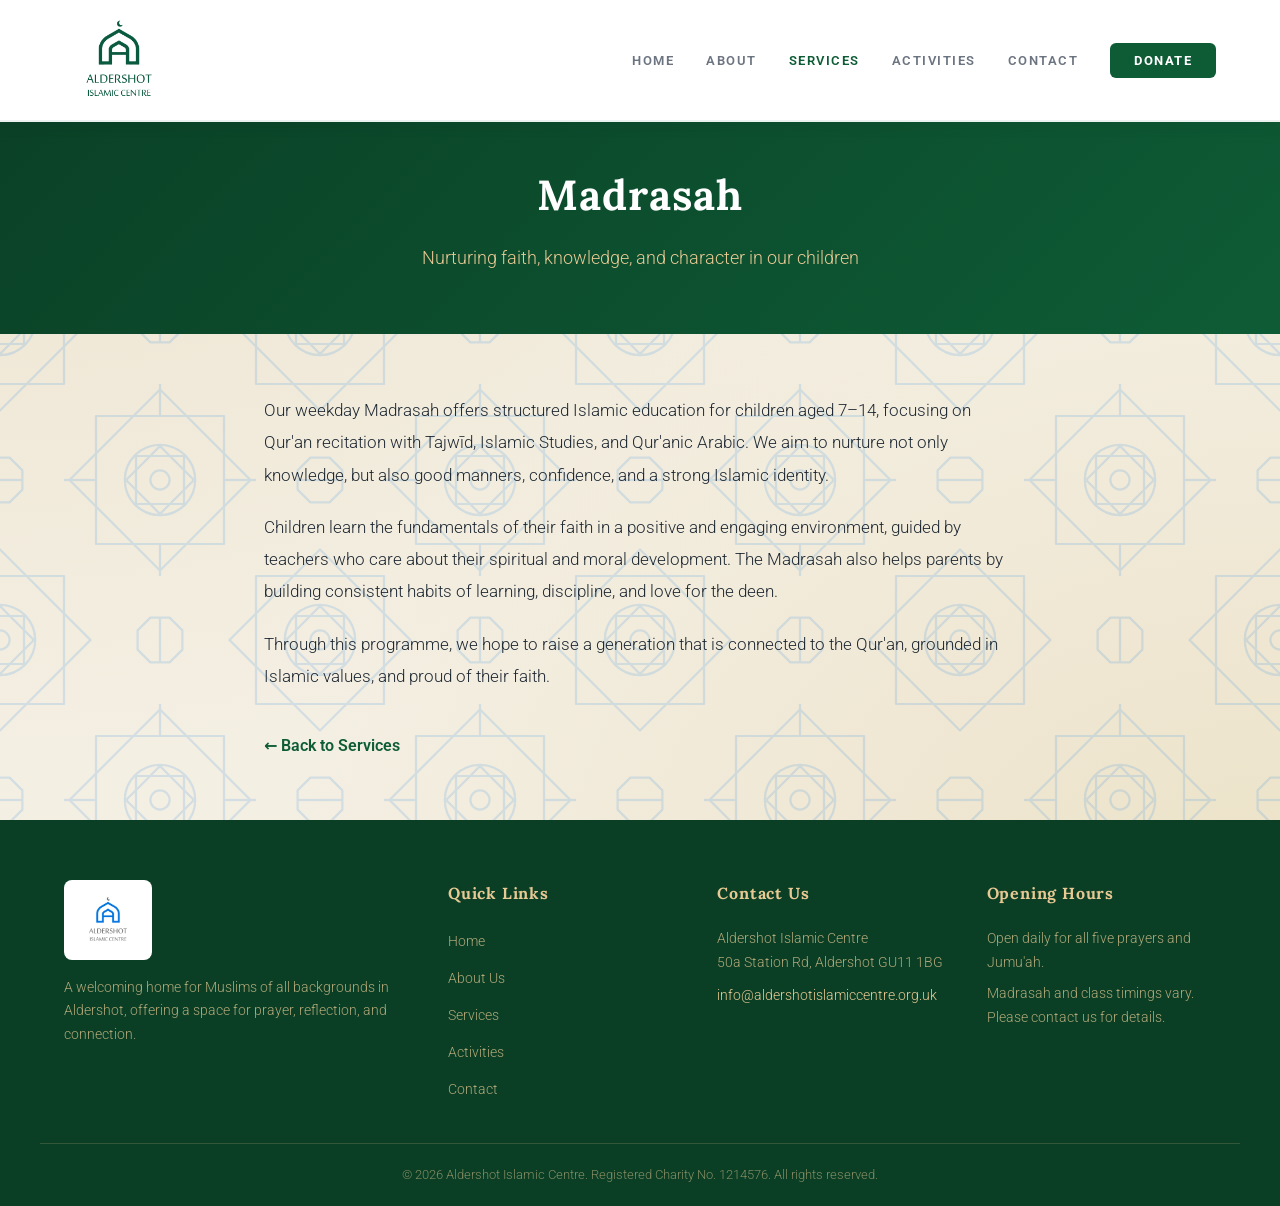
<file: service-madrasah.html>
<!DOCTYPE html>
<html lang="en">
<head>
    <meta charset="UTF-8">
    <meta name="viewport" content="width=device-width, initial-scale=1.0">
    <title>Madrasah - Aldershot Islamic Centre</title>
    <link rel="preconnect" href="https://fonts.googleapis.com">
    <link rel="preconnect" href="https://fonts.gstatic.com" crossorigin>
    <link href="https://fonts.googleapis.com/css2?family=Amiri&family=Lora:wght@500;600;700&family=Raleway:wght@300;400;500;600&family=Roboto:wght@300;400;500;700;900&display=swap" rel="stylesheet">
    <link rel="stylesheet" href="assets/css/styles.css?v=31">
    <link rel="icon" href="assets/images/logo.png" type="image/png">
    <link rel="manifest" href="/manifest.json">
    <link rel="apple-touch-icon" href="/assets/images/logo.png">
    <meta name="theme-color" content="#0a3f25">
    <meta name="apple-mobile-web-app-capable" content="yes">
    <meta name="apple-mobile-web-app-status-bar-style" content="black-translucent">
    <meta name="apple-mobile-web-app-title" content="Aldershot IC">
</head>
<body>
    <header class="header" id="header">
        <div class="container nav-container">
            <a href="index.html" class="logo"><img src="assets/images/logo.png" alt="Aldershot Islamic Centre"></a>
            <nav class="nav" id="nav">
                <ul class="nav-list">
                    <li><a href="index.html" class="nav-link">HOME</a></li>
                    <li><a href="index.html#about" class="nav-link">ABOUT</a></li>
                    <li><a href="index.html#services" class="nav-link active">SERVICES</a></li>
                    <li><a href="activities.html" class="nav-link">ACTIVITIES</a></li>
                    <li><a href="contact.html" class="nav-link">CONTACT</a></li>
                    <li><a href="https://donorbox.org/monthly-donations-935143" class="nav-link nav-donate" target="_blank" rel="noopener">DONATE</a></li>
                </ul>
            </nav>
            <a href="https://donorbox.org/monthly-donations-935143" class="mobile-donate" target="_blank" rel="noopener">Donate</a>
            <button class="hamburger" id="hamburger" aria-label="Toggle menu"><span></span><span></span><span></span></button>
        </div>
    </header>

    <section class="page-header">
        <div class="container">
            <h1 class="brand-name">Madrasah</h1>
            <p>Nurturing faith, knowledge, and character in our children</p>
        </div>
    </section>

    <section class="page-content">
        <div class="container">
            <p>Our weekday Madrasah offers structured Islamic education for children aged 7&ndash;14, focusing on Qur'an recitation with Tajw&#x12B;d, Islamic Studies, and Qur'anic Arabic. We aim to nurture not only knowledge, but also good manners, confidence, and a strong Islamic identity.</p>
            <p>Children learn the fundamentals of their faith in a positive and engaging environment, guided by teachers who care about their spiritual and moral development. The Madrasah also helps parents by building consistent habits of learning, discipline, and love for the deen.</p>
            <p>Through this programme, we hope to raise a generation that is connected to the Qur'an, grounded in Islamic values, and proud of their faith.</p>
            <a href="index.html#services" class="back-link">&larr; Back to Services</a>
        </div>
    </section>

    <footer class="footer">
        <div class="container footer-grid">
            <div class="footer-about">
                <img src="assets/images/logo.png" alt="Aldershot Islamic Centre" class="footer-logo">
                <p>A welcoming home for Muslims of all backgrounds in Aldershot, offering a space for prayer, reflection, and connection.</p>
            </div>
            <div class="footer-links">
                <h4>Quick Links</h4>
                <ul>
                    <li><a href="index.html">Home</a></li>
                    <li><a href="index.html#about">About Us</a></li>
                    <li><a href="index.html#services">Services</a></li>
                    <li><a href="activities.html">Activities</a></li>
                    <li><a href="contact.html">Contact</a></li>
                </ul>
            </div>
            <div class="footer-contact">
                <h4>Contact Us</h4>
                <p>Aldershot Islamic Centre<br>50a Station Rd, Aldershot GU11 1BG</p>
                <p><a href="mailto:info@aldershotislamiccentre.org.uk">info@aldershotislamiccentre.org.uk</a></p>
            </div>
            <div class="footer-hours">
                <h4>Opening Hours</h4>
                <p>Open daily for all five prayers and Jumu'ah.</p>
                <p>Madrasah and class timings vary. Please contact us for details.</p>
            </div>
        </div>
        <div class="footer-bottom"><div class="container"><p>&copy; 2026 Aldershot Islamic Centre. Registered Charity No. 1214576. All rights reserved.</p></div></div>
    </footer>
    <script src="assets/js/script.js"></script>
    <script>
        if ('serviceWorker' in navigator) {
            window.addEventListener('load', () => {
                navigator.serviceWorker.register('/service-worker.js').catch(console.error);
            });
        }
    </script>
</body>
</html>
</file>
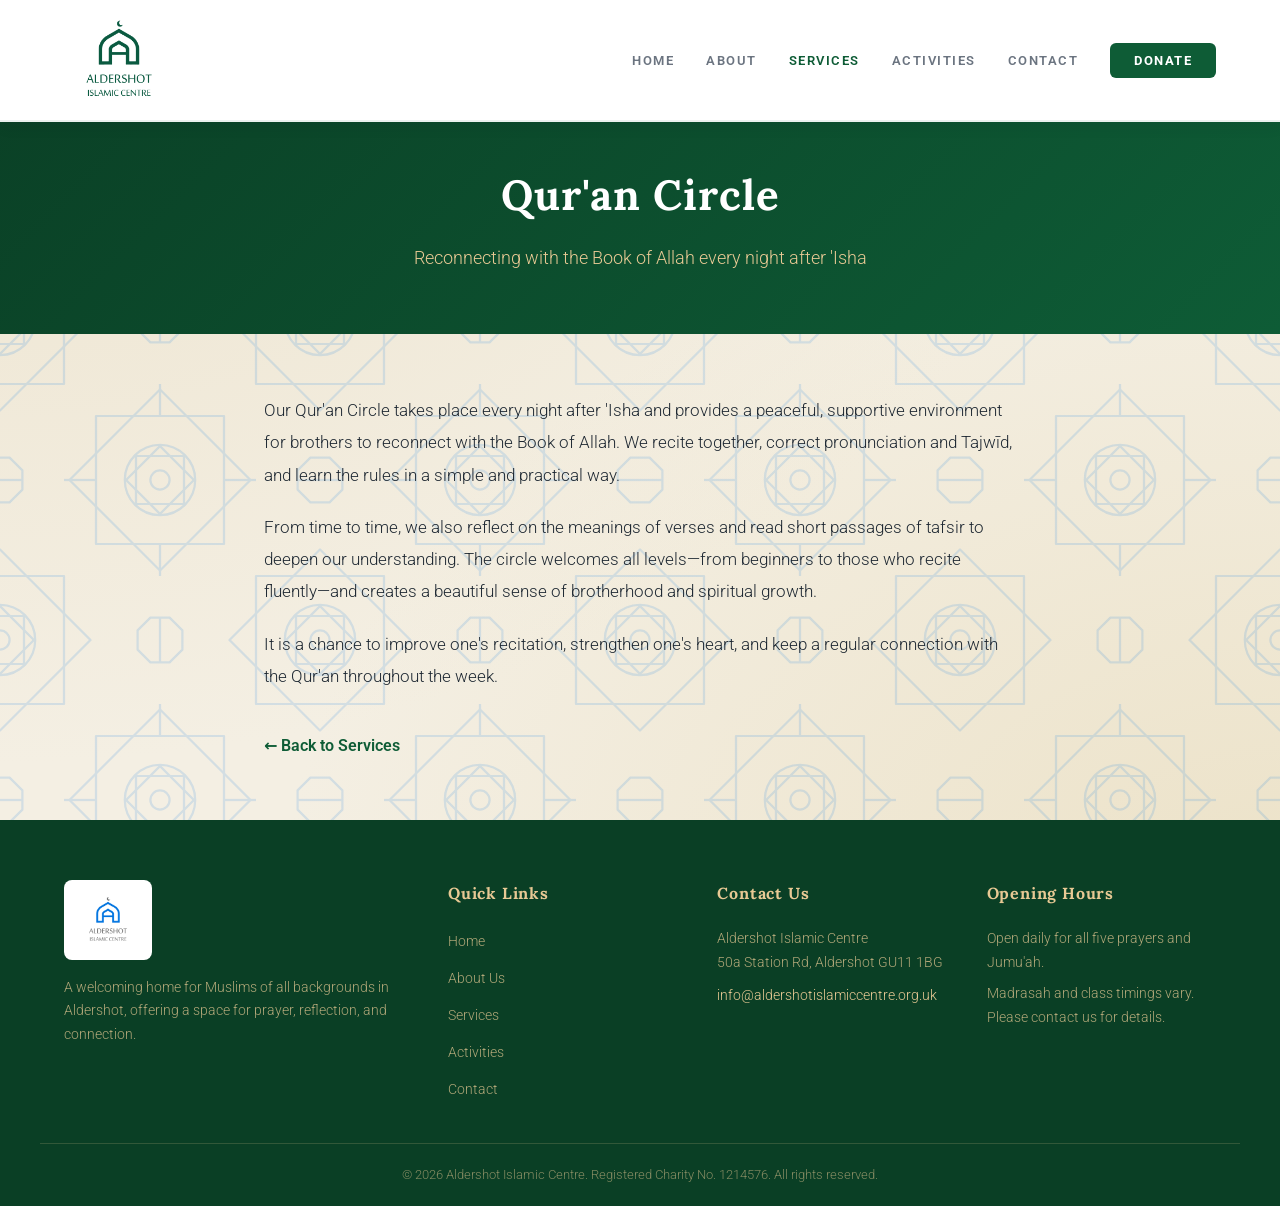
<file: service-quran-circle.html>
<!DOCTYPE html>
<html lang="en">
<head>
    <meta charset="UTF-8">
    <meta name="viewport" content="width=device-width, initial-scale=1.0">
    <title>Qur'an Circle - Aldershot Islamic Centre</title>
    <link rel="preconnect" href="https://fonts.googleapis.com">
    <link rel="preconnect" href="https://fonts.gstatic.com" crossorigin>
    <link href="https://fonts.googleapis.com/css2?family=Amiri&family=Lora:wght@500;600;700&family=Raleway:wght@300;400;500;600&family=Roboto:wght@300;400;500;700;900&display=swap" rel="stylesheet">
    <link rel="stylesheet" href="assets/css/styles.css?v=31">
    <link rel="icon" href="assets/images/logo.png" type="image/png">
    <link rel="manifest" href="/manifest.json">
    <link rel="apple-touch-icon" href="/assets/images/logo.png">
    <meta name="theme-color" content="#0a3f25">
    <meta name="apple-mobile-web-app-capable" content="yes">
    <meta name="apple-mobile-web-app-status-bar-style" content="black-translucent">
    <meta name="apple-mobile-web-app-title" content="Aldershot IC">
</head>
<body>
    <header class="header" id="header">
        <div class="container nav-container">
            <a href="index.html" class="logo"><img src="assets/images/logo.png" alt="Aldershot Islamic Centre"></a>
            <nav class="nav" id="nav">
                <ul class="nav-list">
                    <li><a href="index.html" class="nav-link">HOME</a></li>
                    <li><a href="index.html#about" class="nav-link">ABOUT</a></li>
                    <li><a href="index.html#services" class="nav-link active">SERVICES</a></li>
                    <li><a href="activities.html" class="nav-link">ACTIVITIES</a></li>
                    <li><a href="contact.html" class="nav-link">CONTACT</a></li>
                    <li><a href="https://donorbox.org/monthly-donations-935143" class="nav-link nav-donate" target="_blank" rel="noopener">DONATE</a></li>
                </ul>
            </nav>
            <a href="https://donorbox.org/monthly-donations-935143" class="mobile-donate" target="_blank" rel="noopener">Donate</a>
            <button class="hamburger" id="hamburger" aria-label="Toggle menu"><span></span><span></span><span></span></button>
        </div>
    </header>

    <section class="page-header">
        <div class="container">
            <h1 class="brand-name">Qur'an Circle</h1>
            <p>Reconnecting with the Book of Allah every night after 'Isha</p>
        </div>
    </section>

    <section class="page-content">
        <div class="container">
            <p>Our Qur'an Circle takes place every night after 'Isha and provides a peaceful, supportive environment for brothers to reconnect with the Book of Allah. We recite together, correct pronunciation and Tajw&#x12B;d, and learn the rules in a simple and practical way.</p>
            <p>From time to time, we also reflect on the meanings of verses and read short passages of tafsir to deepen our understanding. The circle welcomes all levels&mdash;from beginners to those who recite fluently&mdash;and creates a beautiful sense of brotherhood and spiritual growth.</p>
            <p>It is a chance to improve one's recitation, strengthen one's heart, and keep a regular connection with the Qur'an throughout the week.</p>
            <a href="index.html#services" class="back-link">&larr; Back to Services</a>
        </div>
    </section>

    <footer class="footer">
        <div class="container footer-grid">
            <div class="footer-about">
                <img src="assets/images/logo.png" alt="Aldershot Islamic Centre" class="footer-logo">
                <p>A welcoming home for Muslims of all backgrounds in Aldershot, offering a space for prayer, reflection, and connection.</p>
            </div>
            <div class="footer-links">
                <h4>Quick Links</h4>
                <ul>
                    <li><a href="index.html">Home</a></li>
                    <li><a href="index.html#about">About Us</a></li>
                    <li><a href="index.html#services">Services</a></li>
                    <li><a href="activities.html">Activities</a></li>
                    <li><a href="contact.html">Contact</a></li>
                </ul>
            </div>
            <div class="footer-contact">
                <h4>Contact Us</h4>
                <p>Aldershot Islamic Centre<br>50a Station Rd, Aldershot GU11 1BG</p>
                <p><a href="mailto:info@aldershotislamiccentre.org.uk">info@aldershotislamiccentre.org.uk</a></p>
            </div>
            <div class="footer-hours">
                <h4>Opening Hours</h4>
                <p>Open daily for all five prayers and Jumu'ah.</p>
                <p>Madrasah and class timings vary. Please contact us for details.</p>
            </div>
        </div>
        <div class="footer-bottom"><div class="container"><p>&copy; 2026 Aldershot Islamic Centre. Registered Charity No. 1214576. All rights reserved.</p></div></div>
    </footer>
    <script src="assets/js/script.js"></script>
    <script>
        if ('serviceWorker' in navigator) {
            window.addEventListener('load', () => {
                navigator.serviceWorker.register('/service-worker.js').catch(console.error);
            });
        }
    </script>
</body>
</html>
</file>
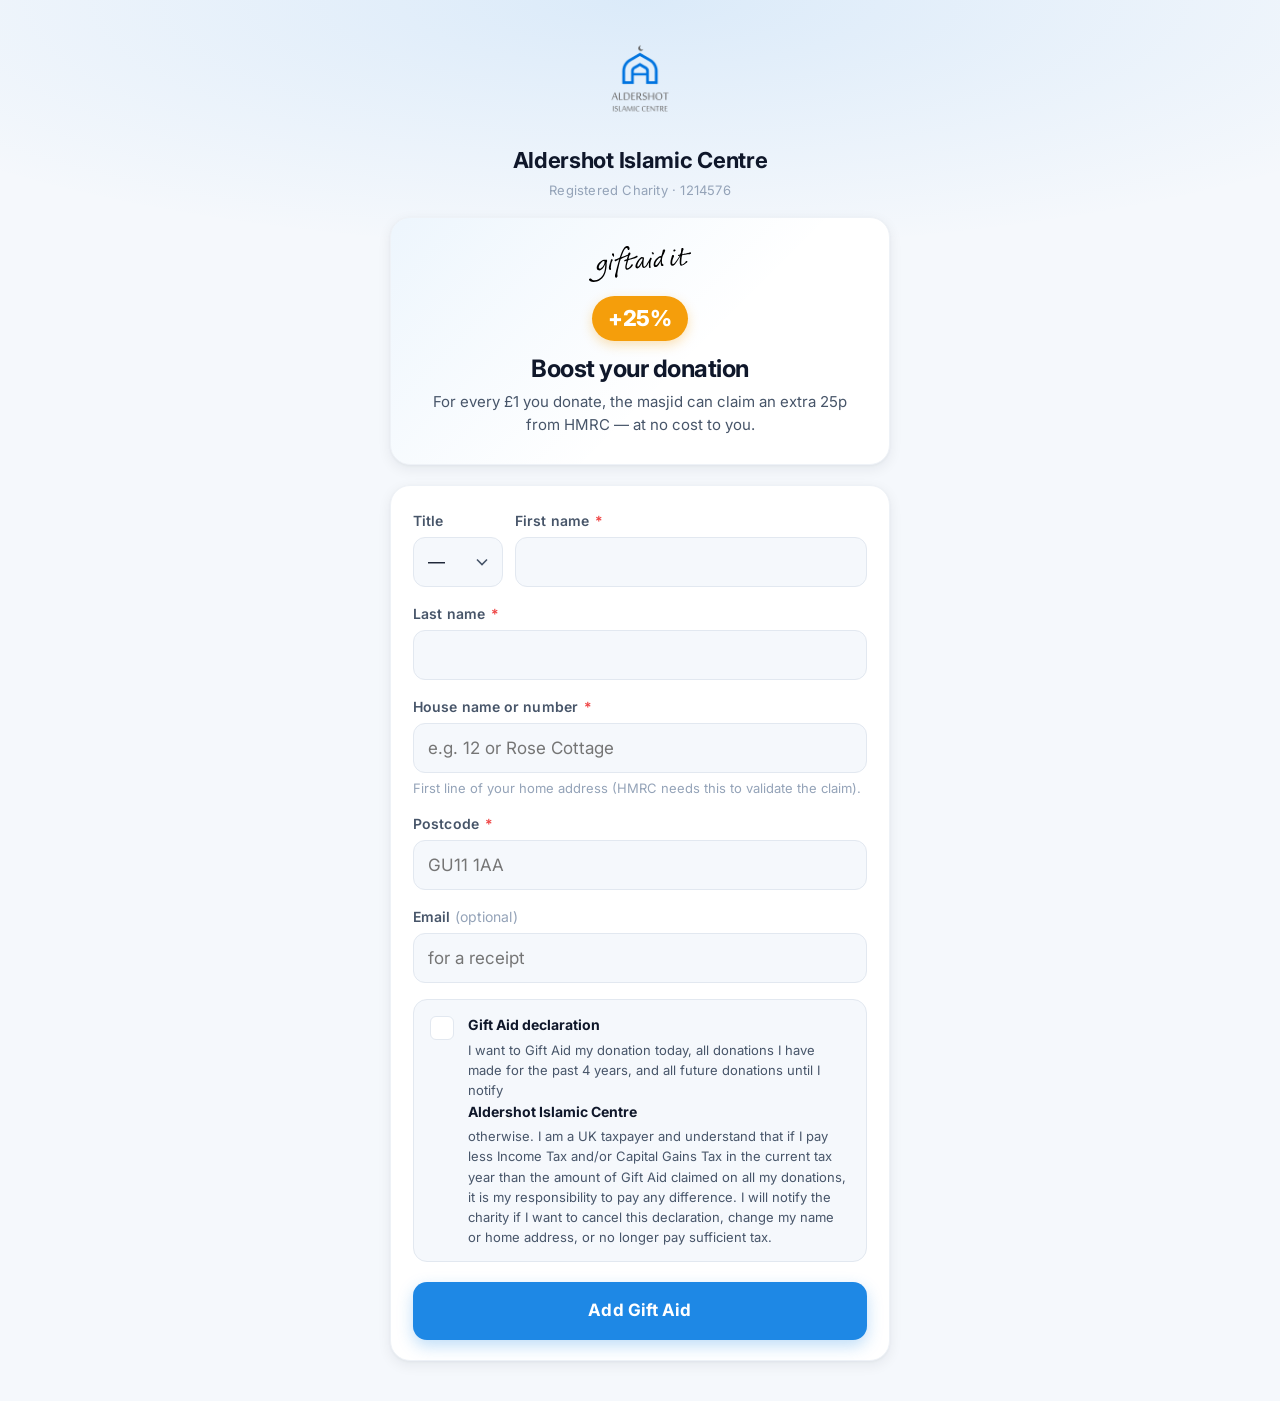
<file: donate-app/gift-aid.html>
<!DOCTYPE html>
<html lang="en">
<head>
    <meta charset="UTF-8">
    <meta name="viewport" content="width=device-width, initial-scale=1.0, viewport-fit=cover">
    <title>Add Gift Aid — Aldershot Islamic Centre</title>
    <link rel="preconnect" href="https://fonts.googleapis.com">
    <link rel="preconnect" href="https://fonts.gstatic.com" crossorigin>
    <link href="https://fonts.googleapis.com/css2?family=Amiri:wght@400;700&family=Inter:wght@400;500;600;700;800&display=swap" rel="stylesheet">
    <link rel="stylesheet" href="assets/css/gift-aid.css?v=4">
    <link rel="icon" href="assets/images/logo.png" type="image/png">
    <meta name="theme-color" content="#1E88E5">
</head>
<body>

<header class="ga-header">
    <img src="assets/images/logo.png" alt="Aldershot Islamic Centre" class="ga-logo">
    <h1 class="ga-charity">Aldershot Islamic Centre</h1>
    <p class="ga-charity-ref">Registered Charity · 1214576</p>
</header>

<!-- ===== Form view ===== -->
<main class="ga-main" id="view-form">
    <section class="ga-hero">
        <img src="assets/images/gift-aid-logo.svg" alt="Gift Aid" class="ga-hero-logo">
        <div class="ga-hero-badge">+25%</div>
        <h2 class="ga-hero-title">Boost your donation</h2>
        <p class="ga-hero-sub">For every £1 you donate, the masjid can claim an extra 25p from HMRC — at no cost to you.</p>
        <div class="ga-amounts" id="ga-amounts" hidden>
            <div class="ga-amount-row">
                <span class="ga-amount-label">Your donation</span>
                <span class="ga-amount-value" id="ga-donation">—</span>
            </div>
            <div class="ga-amount-row ga-amount-extra">
                <span class="ga-amount-label">Gift Aid (25%)</span>
                <span class="ga-amount-value" id="ga-extra">—</span>
            </div>
            <div class="ga-amount-row ga-amount-total">
                <span class="ga-amount-label">Total to the masjid</span>
                <span class="ga-amount-value" id="ga-total">—</span>
            </div>
        </div>
    </section>

    <form class="ga-form" id="ga-form" novalidate>
        <div class="ga-field ga-field-row">
            <label class="ga-field-title">
                <span class="ga-label">Title</span>
                <select name="title" id="f-title" class="ga-input ga-select">
                    <option value="">—</option>
                    <option>Mr</option>
                    <option>Mrs</option>
                    <option>Ms</option>
                    <option>Miss</option>
                    <option>Mx</option>
                    <option>Dr</option>
                </select>
            </label>
            <label class="ga-field-firstname">
                <span class="ga-label">First name <span class="ga-req">*</span></span>
                <input type="text" name="firstName" id="f-firstName" class="ga-input" autocomplete="given-name" required maxlength="50">
            </label>
        </div>

        <label class="ga-field">
            <span class="ga-label">Last name <span class="ga-req">*</span></span>
            <input type="text" name="lastName" id="f-lastName" class="ga-input" autocomplete="family-name" required maxlength="50">
        </label>

        <label class="ga-field">
            <span class="ga-label">House name or number <span class="ga-req">*</span></span>
            <input type="text" name="address" id="f-address" class="ga-input" autocomplete="address-line1" required maxlength="100" placeholder="e.g. 12 or Rose Cottage">
            <span class="ga-help">First line of your home address (HMRC needs this to validate the claim).</span>
        </label>

        <label class="ga-field">
            <span class="ga-label">Postcode <span class="ga-req">*</span></span>
            <input type="text" name="postcode" id="f-postcode" class="ga-input" autocomplete="postal-code" required maxlength="10" inputmode="text" autocapitalize="characters" placeholder="GU11 1AA">
        </label>

        <label class="ga-field">
            <span class="ga-label">Email <span class="ga-optional">(optional)</span></span>
            <input type="email" name="email" id="f-email" class="ga-input" autocomplete="email" maxlength="100" placeholder="for a receipt">
        </label>

        <div class="ga-declaration">
            <label class="ga-check">
                <input type="checkbox" name="declaration" id="f-declaration" required>
                <span class="ga-check-box" aria-hidden="true"></span>
                <span class="ga-check-text">
                    <strong>Gift Aid declaration</strong>
                    I want to Gift Aid <span id="f-amount-text">my donation</span> today, all donations I have made for the past 4 years, and all future donations until I notify <strong>Aldershot Islamic Centre</strong> otherwise.
                    I am a UK taxpayer and understand that if I pay less Income Tax and/or Capital Gains Tax in the current tax year than the amount of Gift Aid claimed on all my donations, it is my responsibility to pay any difference. I will notify the charity if I want to cancel this declaration, change my name or home address, or no longer pay sufficient tax.
                </span>
            </label>
        </div>

        <div class="ga-submit-bar">
            <button type="submit" class="ga-submit" id="ga-submit">
                <span class="ga-submit-text">Add Gift Aid</span>
                <span class="ga-submit-spinner" aria-hidden="true"></span>
            </button>
            <p class="ga-error" id="ga-error" hidden></p>
        </div>
    </form>
</main>

<!-- ===== Success view ===== -->
<main class="ga-main ga-success" id="view-success" hidden>
    <div class="ga-success-card">
        <div class="ga-success-tick">
            <svg viewBox="0 0 80 80" width="64" height="64" fill="none" stroke="currentColor" stroke-width="6" stroke-linecap="round" stroke-linejoin="round">
                <circle cx="40" cy="40" r="34"/>
                <path d="M26 41l10 10 18-22"/>
            </svg>
        </div>
        <p class="ga-success-arabic">جَزَاكَ ٱللَّٰهُ خَيْرًا</p>
        <h2 class="ga-success-title">JazakAllah Khair</h2>
        <p class="ga-success-sub">Your Gift Aid declaration has been recorded. The masjid will claim the 25% from HMRC on your behalf.</p>
        <p class="ga-success-meta" id="ga-success-meta"></p>
    </div>
</main>

<!-- ===== Config-error view ===== -->
<main class="ga-main ga-fatal" id="view-fatal" hidden>
    <div class="ga-fatal-card">
        <h2>Form not configured</h2>
        <p id="ga-fatal-message">The Gift Aid form is not yet connected to a submission endpoint. Please ask a volunteer.</p>
    </div>
</main>

<script src="assets/js/gift-aid.js?v=4"></script>
</body>
</html>
</file>
<file: assets/css/styles.css>
/* ===== Theme Tokens (mirrors RasberryPi kiosk) ===== */
:root {
    --bg: #f4efe3;
    --bg-soft: #faf6ec;
    --panel: #fbf8f1;
    --panel-strong: #ffffff;
    --panel-tomorrow: #eee7d5;

    --primary: #0e5c36;
    --primary-dark: #0a3f25;
    --primary-soft: rgba(14, 92, 54, 0.08);

    --accent: #c9a05a;
    --accent-soft: #e8c994;
    --accent-bg: rgba(201, 160, 90, 0.15);

    --text: #1f2933;
    --text-dim: #6b7480;
    --text-muted: #8a8f99;

    --border: rgba(14, 92, 54, 0.18);
    --border-soft: rgba(14, 92, 54, 0.08);
    --shadow: 0 4px 14px rgba(20, 40, 30, 0.08);
    --shadow-lg: 0 6px 22px rgba(20, 40, 30, 0.12);
    --danger: #c0392b;

    --serif: 'Lora', 'Playfair Display', 'Georgia', serif;
    --sans: 'Roboto', 'Segoe UI', system-ui, sans-serif;
}

/* ===== Reset & Base ===== */
*,
*::before,
*::after {
    margin: 0;
    padding: 0;
    box-sizing: border-box;
}

html {
    scroll-behavior: smooth;
}

body {
    font-family: var(--sans);
    font-weight: 300;
    font-size: 16px;
    line-height: 1.7;
    color: var(--text);
    background:
        url('../images/bg-pattern.svg'),
        radial-gradient(ellipse at 0% 0%, #ede4cf 0%, transparent 60%),
        radial-gradient(ellipse at 100% 100%, #ece2c8 0%, transparent 55%),
        var(--bg);
    background-size: 320px 320px, auto, auto, auto;
    background-attachment: fixed;
}

a {
    text-decoration: none;
    color: inherit;
    transition: color 0.3s;
}

ul {
    list-style: none;
}

img {
    max-width: 100%;
    height: auto;
    display: block;
}

.container {
    width: 100%;
    max-width: 1200px;
    margin: 0 auto;
    padding: 0 24px;
}

.arabic {
    font-family: 'Amiri', 'Scheherazade New', 'Noto Naskh Arabic', serif;
    direction: rtl;
    line-height: 1.7;
}

/* ===== Header / Navigation ===== */
.header {
    position: fixed;
    top: 0;
    left: 0;
    width: 100%;
    z-index: 1000;
    background: var(--panel-strong);
    box-shadow: var(--shadow);
    border-bottom: 2px solid var(--border-soft);
    transition: box-shadow 0.3s;
}

.nav-container {
    display: flex;
    align-items: center;
    justify-content: space-between;
    height: 120px;
}

.logo img {
    height: 110px;
    width: auto;
    filter: brightness(0) saturate(100%) invert(24%) sepia(36%) saturate(1456%) hue-rotate(118deg) brightness(94%) contrast(92%);
}

.nav-list {
    display: flex;
    align-items: center;
    gap: 32px;
}

.nav-link {
    font-size: 13px;
    font-weight: 600;
    letter-spacing: 1.5px;
    color: var(--text-dim);
    transition: color 0.3s;
}

.nav-link:hover,
.nav-link.active {
    color: var(--primary);
}

.nav-donate {
    background: var(--primary);
    color: var(--panel-strong) !important;
    padding: 10px 24px;
    border-radius: 6px;
    font-weight: 700;
    transition: background 0.3s;
}

.nav-donate:hover {
    background: var(--primary-dark);
}

.mobile-donate {
    display: none;
}

.hamburger {
    display: none;
    flex-direction: column;
    gap: 5px;
    background: none;
    border: none;
    cursor: pointer;
    padding: 8px;
}

.hamburger span {
    display: block;
    width: 26px;
    height: 3px;
    background: var(--primary-dark);
    border-radius: 2px;
    transition: all 0.3s;
}

.hamburger.active span:nth-child(1) {
    transform: rotate(45deg) translate(5px, 6px);
}

.hamburger.active span:nth-child(2) {
    opacity: 0;
}

.hamburger.active span:nth-child(3) {
    transform: rotate(-45deg) translate(5px, -6px);
}

/* ===== Branding Font ===== */
.brand-name {
    font-family: var(--serif);
    font-weight: 700;
    letter-spacing: 1px;
}

/* ===== Hero Section ===== */
.hero {
    position: relative;
    min-height: 600px;
    display: flex;
    align-items: center;
    justify-content: center;
    text-align: center;
    overflow: hidden;
}

.hero-content {
    position: relative;
    z-index: 2;
    padding: 60px 24px;
}

.hero h1 {
    font-family: var(--serif);
    font-size: 52px;
    font-weight: 700;
    color: #fff;
    margin-bottom: 20px;
    line-height: 1.2;
}

.hero p {
    font-size: 20px;
    color: rgba(255, 255, 255, 0.92);
    font-weight: 300;
    margin-bottom: 36px;
    max-width: 600px;
    margin-left: auto;
    margin-right: auto;
}

.hero-buttons {
    display: flex;
    gap: 16px;
    justify-content: center;
    flex-wrap: wrap;
}

/* ===== Hero Arabic Greeting ===== */
.hero-arabic {
    font-family: 'Amiri', serif;
    font-size: 32px;
    color: var(--accent-soft);
    margin-bottom: 16px;
    font-weight: 400;
    letter-spacing: 2px;
    direction: rtl;
}

/* ===== Buttons ===== */
.btn {
    display: inline-block;
    font-size: 13px;
    font-weight: 700;
    letter-spacing: 1.5px;
    text-transform: uppercase;
    padding: 14px 32px;
    border-radius: 6px;
    transition: all 0.3s;
    cursor: pointer;
    border: none;
}

.btn-primary {
    background: var(--primary);
    color: #fff;
}

.btn-primary:hover {
    background: var(--primary-dark);
    transform: translateY(-2px);
    box-shadow: 0 6px 18px rgba(14, 92, 54, 0.35);
}

.btn-outline {
    background: transparent;
    color: #fff;
    border: 2px solid rgba(255, 255, 255, 0.85);
}

.btn-outline:hover {
    background: var(--accent);
    color: var(--primary-dark);
    border-color: var(--accent);
    transform: translateY(-2px);
}

.btn-small {
    padding: 10px 24px;
    font-size: 12px;
    background: var(--primary);
    color: #fff;
}

.btn-small:hover {
    background: var(--primary-dark);
    transform: translateY(-2px);
}

.btn-large {
    padding: 18px 48px;
    font-size: 14px;
}

/* ===== Sections ===== */
.section {
    padding: 80px 0;
}

.section-title {
    font-family: var(--serif);
    font-size: 38px;
    font-weight: 700;
    text-align: center;
    margin-bottom: 12px;
    color: var(--primary-dark);
}

.section-title::after {
    content: '';
    display: block;
    width: 64px;
    height: 3px;
    background: var(--accent);
    margin: 14px auto 36px;
    border-radius: 2px;
}

.section-title-light {
    color: #fff;
}

.section-title-light::after {
    background: var(--accent-soft);
}

/* ===== About ===== */
.about {
    background: var(--bg-soft);
}

.about-content {
    max-width: 850px;
    margin: 0 auto;
    text-align: center;
}

.about-content p {
    margin-bottom: 20px;
    font-size: 17px;
    line-height: 1.85;
    color: var(--text);
}

.about-with-image {
    display: grid;
    grid-template-columns: 1fr 1fr;
    gap: 48px;
    align-items: center;
}

.about-text p {
    margin-bottom: 20px;
    font-size: 17px;
    line-height: 1.85;
    color: var(--text);
}

.about-image img {
    width: 100%;
    border-radius: 12px;
    box-shadow: var(--shadow-lg);
    border: 1px solid var(--border-soft);
}

/* ===== Gallery ===== */
.gallery {
    background: transparent;
}

.gallery-grid {
    display: grid;
    grid-template-columns: 1fr 1fr;
    gap: 24px;
}

.gallery-item {
    border-radius: 12px;
    overflow: hidden;
    box-shadow: var(--shadow);
    border: 1px solid var(--border-soft);
}

.gallery-item img {
    width: 100%;
    height: 350px;
    object-fit: cover;
    display: block;
    transition: transform 0.4s;
}

.gallery-item:hover img {
    transform: scale(1.05);
}

/* ===== Upcoming Events ===== */
.events {
    background: transparent;
}

.events-grid {
    display: flex;
    flex-direction: column;
    gap: 24px;
    max-width: 900px;
    margin: 0 auto;
}

.event-card {
    display: flex;
    align-items: flex-start;
    gap: 28px;
    background: var(--panel);
    border-radius: 12px;
    padding: 32px;
    box-shadow: var(--shadow);
    border: 1px solid var(--border-soft);
    transition: transform 0.3s, box-shadow 0.3s;
}

.event-card:hover {
    transform: translateY(-4px);
    box-shadow: var(--shadow-lg);
}

.event-date {
    flex-shrink: 0;
    width: 72px;
    height: 72px;
    background: var(--primary);
    border-radius: 12px;
    display: flex;
    flex-direction: column;
    align-items: center;
    justify-content: center;
    color: var(--accent-soft);
}

.event-day {
    font-family: var(--serif);
    font-size: 26px;
    font-weight: 700;
    line-height: 1;
}

.event-month {
    font-size: 12px;
    font-weight: 600;
    text-transform: uppercase;
    letter-spacing: 1px;
    opacity: 0.95;
}

.event-details h3 {
    font-family: var(--serif);
    font-size: 20px;
    font-weight: 700;
    color: var(--primary-dark);
    margin-bottom: 4px;
}

.event-time {
    font-size: 13px;
    font-weight: 600;
    color: var(--primary);
    margin-bottom: 10px;
}

.event-details p {
    font-size: 15px;
    color: var(--text-dim);
    line-height: 1.7;
}

.events-empty {
    text-align: center;
    padding: 48px 24px;
    background: var(--panel);
    border-radius: 12px;
    border: 2px dashed var(--border);
}

.events-empty p {
    font-size: 16px;
    color: var(--text-dim);
    font-weight: 400;
}

/* ===== Welcome Banner ===== */
.welcome-banner {
    background: var(--bg-soft);
    text-align: center;
}

.welcome-banner-content {
    max-width: 700px;
    margin: 0 auto;
}

.welcome-arabic {
    font-family: 'Amiri', serif;
    font-size: 36px;
    color: var(--primary);
    margin-bottom: 12px;
    direction: rtl;
    font-weight: 400;
}

.welcome-banner h2 {
    font-family: var(--serif);
    font-size: 32px;
    font-weight: 700;
    color: var(--primary-dark);
    margin-bottom: 16px;
}

.welcome-banner-content > p:last-child {
    font-size: 17px;
    color: var(--text);
    line-height: 1.85;
}

/* ===== Prayer Times Section ===== */
.prayer-times-hero {
    padding: 140px 0 60px;
    background:
        radial-gradient(ellipse at 0% 0%, rgba(14, 92, 54, 0.06) 0%, transparent 55%),
        radial-gradient(ellipse at 100% 100%, rgba(201, 160, 90, 0.10) 0%, transparent 55%),
        var(--bg-soft);
    border-bottom: 1px solid var(--border-soft);
}

.prayer-times-hero .section-title {
    color: var(--primary-dark);
}

.salah-widget {
    max-width: 1100px;
    margin: 0 auto;
    background: var(--panel);
    border-radius: 16px;
    overflow: hidden;
    box-shadow: var(--shadow-lg);
    border: 1px solid var(--border-soft);
}

.salah-widget-header {
    background: var(--primary-dark);
    color: var(--accent-soft);
    padding: 20px 28px;
    display: flex;
    align-items: center;
    justify-content: space-between;
    gap: 16px;
    flex-wrap: wrap;
}

.salah-widget-header .title {
    display: flex;
    align-items: center;
    gap: 14px;
    font-size: 16px;
    letter-spacing: 0.18em;
    text-transform: uppercase;
    font-weight: 600;
    color: #fff;
}

.salah-widget-header .icon-pill {
    width: 40px;
    height: 40px;
    background: var(--accent-bg);
    border-radius: 8px;
    display: flex;
    align-items: center;
    justify-content: center;
    color: var(--accent-soft);
}

.salah-widget-header .icon-pill svg {
    width: 22px;
    height: 22px;
}

.salah-widget-clock {
    display: flex;
    flex-direction: column;
    align-items: flex-end;
    line-height: 1.3;
}

.salah-widget-clock .time {
    font-family: var(--serif);
    font-size: 24px;
    font-weight: 700;
    color: #fff;
    font-variant-numeric: tabular-nums;
}

.salah-widget-clock .hijri {
    font-size: 13px;
    color: var(--accent-soft);
    letter-spacing: 0.05em;
}

.salah-widget-clock .greg {
    font-size: 12px;
    color: rgba(232, 201, 148, 0.75);
    letter-spacing: 0.04em;
}

.next-badge {
    display: block;
    width: max-content;
    max-width: 100%;
    margin: 8px auto 0;
    background: var(--primary);
    color: #fff;
    padding: 5px 16px;
    border-radius: 999px;
    font-family: var(--sans);
    font-size: 14px;
    font-weight: 700;
    letter-spacing: 0.06em;
    font-variant-numeric: tabular-nums;
    line-height: 1.5;
    white-space: nowrap;
    transition: background-color 0.3s, color 0.3s;
}

.next-badge.imminent {
    background: var(--accent);
    color: var(--primary-dark);
    animation: badge-pulse 1s ease-in-out infinite;
}

@keyframes badge-pulse {
    0%, 100% { transform: scale(1); }
    50% { transform: scale(1.08); }
}

.salah-table {
    display: grid;
    grid-template-rows: auto repeat(6, auto);
}

.salah-table .row {
    display: grid;
    grid-template-columns: 1.5fr 1fr 1fr 1fr;
    align-items: center;
    padding: 14px 28px;
    border-bottom: 1px solid var(--border-soft);
    font-variant-numeric: tabular-nums;
    line-height: 1.2;
}

.salah-table .row:last-child {
    border-bottom: none;
}

.salah-table .row.head {
    font-size: 20px;
    letter-spacing: 0.2em;
    text-transform: uppercase;
    color: var(--text-dim);
    background: transparent;
    font-weight: 700;
    padding: 14px 28px;
}

.salah-table .row.head .name,
.salah-table .row.head .azan,
.salah-table .row.head .iqamah,
.salah-table .row.head .tomorrow {
    font-size: 20px;
    font-weight: 700;
}

.salah-table .row.head .tomorrow {
    background: var(--panel-tomorrow);
    padding: 8px 0;
    border-radius: 6px 6px 0 0;
    color: var(--primary-dark);
}

.salah-table .row .name {
    display: flex;
    align-items: baseline;
    gap: 12px;
    color: var(--text);
}

.salah-table .row .name .prayer-en {
    font-family: var(--serif);
    font-weight: 700;
    font-size: 22px;
    color: var(--primary-dark);
}

.salah-table .row .name .prayer-ar {
    font-family: 'Amiri', 'Scheherazade New', 'Noto Naskh Arabic', serif;
    font-size: 20px;
    color: var(--primary);
    direction: rtl;
}

.salah-table .row .azan,
.salah-table .row .iqamah,
.salah-table .row .tomorrow {
    text-align: center;
    color: var(--text);
    font-size: 22px;
    font-weight: 600;
}

.salah-table .row .iqamah {
    font-weight: 700;
    color: var(--primary);
}

.salah-table .row .tomorrow {
    background: var(--panel-tomorrow);
    color: var(--primary-dark);
    padding: 10px 0;
    margin: -10px 0;
    font-weight: 700;
}

.salah-table .row.dim {
    background: rgba(14, 92, 54, 0.025);
}
.salah-table .row.dim .name .prayer-en,
.salah-table .row.dim .name .prayer-ar {
    color: var(--text-dim);
}
.salah-table .row.dim .azan,
.salah-table .row.dim .iqamah,
.salah-table .row.dim .tomorrow {
    color: var(--text-dim);
    font-weight: 500;
}

.salah-table .row.next {
    background: linear-gradient(90deg, rgba(14, 92, 54, 0.1), transparent 70%);
    border-left: 5px solid var(--primary);
    padding-left: 23px;
}

.salah-table .row.next .name .prayer-en,
.salah-table .row.next .name .prayer-ar,
.salah-table .row.next .azan,
.salah-table .row.next .iqamah {
    color: var(--primary-dark);
    font-weight: 700;
}

/* Install banner — shown when the browser confirms the site is installable */
.install-card {
    max-width: 1100px;
    margin: 0 auto 14px;
    background: var(--panel-strong);
    border: 1px solid var(--border-soft);
    border-radius: 12px;
    padding: 14px 16px;
    box-shadow: var(--shadow);
    display: flex;
    align-items: center;
    gap: 12px;
}
.install-card[hidden] { display: none !important; }
.install-card .install-text { flex: 1; min-width: 0; }
.install-card .install-title {
    font-family: var(--serif);
    font-size: 15px;
    font-weight: 700;
    color: var(--primary-dark);
    letter-spacing: 0.04em;
}
.install-card .install-sub {
    font-size: 12px;
    color: var(--text-dim);
    margin-top: 2px;
    line-height: 1.4;
}
.install-card .install-btn {
    flex-shrink: 0;
    background: var(--primary);
    color: #fff;
    border: none;
    border-radius: 999px;
    padding: 9px 18px;
    font-family: var(--sans);
    font-size: 12px;
    font-weight: 700;
    letter-spacing: 0.06em;
    cursor: pointer;
    transition: background-color 0.2s;
    -webkit-tap-highlight-color: transparent;
}
.install-card .install-btn:hover { background: var(--primary-dark); }
.install-card .install-btn:disabled { opacity: 0.6; cursor: not-allowed; }
.install-card .install-dismiss {
    flex-shrink: 0;
    background: transparent;
    color: var(--text-muted);
    border: none;
    font-size: 22px;
    line-height: 1;
    width: 28px;
    height: 28px;
    cursor: pointer;
    padding: 0;
    -webkit-tap-highlight-color: transparent;
}
.install-card .install-dismiss:hover { color: var(--primary-dark); }

/* Daily reminder card — only visible on phones (≤768px) */
.notify-card.mobile-only {
    display: none;
}
.notify-card[hidden] { display: none !important; }
.notify-card {
    max-width: 1100px;
    margin: 0 auto 14px;
    background: var(--panel-strong);
    border: 1px solid var(--border-soft);
    border-radius: 12px;
    padding: 14px 16px;
    box-shadow: var(--shadow);
    align-items: center;
    gap: 12px;
}
.notify-card .notify-text { flex: 1; min-width: 0; }
.notify-card .notify-title {
    font-family: var(--serif);
    font-size: 15px;
    font-weight: 700;
    color: var(--primary-dark);
    letter-spacing: 0.04em;
}
.notify-card .notify-sub {
    font-size: 12px;
    color: var(--text-dim);
    margin-top: 2px;
    line-height: 1.4;
}
.notify-card .notify-btn {
    flex-shrink: 0;
    background: var(--primary);
    color: #fff;
    border: none;
    border-radius: 999px;
    padding: 9px 18px;
    font-family: var(--sans);
    font-size: 12px;
    font-weight: 700;
    letter-spacing: 0.06em;
    cursor: pointer;
    transition: background-color 0.2s;
    -webkit-tap-highlight-color: transparent;
}
.notify-card .notify-btn:hover { background: var(--primary-dark); }
.notify-card .notify-btn:disabled { opacity: 0.6; cursor: not-allowed; }
.notify-card .notify-btn[data-state="enabled"] {
    background: var(--accent);
    color: var(--primary-dark);
}

/* Eid Salah section — appears 7 days before Eid through end of Eid day.
   Sits above the salah widget on the homepage. */
.eid {
    max-width: 1100px;
    margin: 0 auto 20px;
    background: linear-gradient(135deg, rgba(201, 160, 90, 0.22), rgba(14, 92, 54, 0.08));
    border: 2px solid var(--accent);
    border-radius: 12px;
    padding: 20px 28px;
    box-shadow: var(--shadow);
}
.eid-header {
    text-align: center;
    margin-bottom: 14px;
}
.eid-title {
    font-family: var(--serif);
    font-size: 24px;
    font-weight: 700;
    color: var(--primary-dark);
    letter-spacing: 0.04em;
}
.eid-date {
    font-size: 17px;
    color: var(--text-dim);
    margin-top: 6px;
    letter-spacing: 0.04em;
    font-weight: 700;
}
.eid-cards {
    display: grid;
    grid-template-columns: repeat(3, minmax(0, 1fr));
    gap: 12px;
}
.eid-card {
    background: var(--panel-strong);
    border: 1px solid var(--border-soft);
    border-radius: 10px;
    padding: 14px 16px;
    text-align: center;
}
.eid-card .label {
    font-size: 11px;
    color: var(--primary);
    letter-spacing: 0.18em;
    text-transform: uppercase;
    font-weight: 700;
    margin-bottom: 6px;
}
.eid-card .time {
    font-family: var(--serif);
    font-size: 26px;
    font-weight: 700;
    color: var(--primary-dark);
    line-height: 1.1;
    font-variant-numeric: tabular-nums;
}
.eid-card .time small {
    display: block;
    font-size: 9px;
    color: var(--primary);
    letter-spacing: 0.15em;
    text-transform: uppercase;
    margin-top: 2px;
    font-weight: 600;
}

/* Jumma cards */
.jumma {
    display: grid;
    grid-template-columns: 1fr 1fr;
    gap: 16px;
    padding: 20px 28px 28px;
}

.jumma .card {
    background: var(--accent-bg);
    border: 2px solid transparent;
    border-radius: 10px;
    padding: 16px 20px;
    display: grid;
    grid-template-columns: auto 1fr;
    align-items: center;
    gap: 16px;
}

.jumma .card .mosque-icon {
    width: 46px;
    height: 46px;
    color: var(--primary);
}

.jumma .card .mosque-icon svg {
    width: 100%;
    height: 100%;
}

.jumma .card .body {
    text-align: left;
}

.jumma .card .label {
    font-size: 11px;
    color: var(--primary);
    letter-spacing: 0.2em;
    text-transform: uppercase;
    font-weight: 700;
}

.jumma .card .times {
    font-family: var(--serif);
    font-size: 24px;
    font-weight: 700;
    color: var(--primary-dark);
    font-variant-numeric: tabular-nums;
    line-height: 1.1;
    margin-top: 2px;
}

.jumma .card .times small {
    font-size: 10px;
    color: var(--primary);
    letter-spacing: 0.15em;
    text-transform: uppercase;
    display: block;
    font-weight: 600;
    margin-top: 2px;
}

.jumma .card.next {
    background: rgba(14, 92, 54, 0.1);
    border-color: var(--accent);
    box-shadow: 0 4px 14px rgba(14, 92, 54, 0.15);
}

.salah-error {
    padding: 32px 28px;
    text-align: center;
    color: var(--danger);
    font-size: 15px;
}

/* ===== Services ===== */
.services {
    background: var(--bg-soft);
}

.services-grid {
    display: grid;
    grid-template-columns: repeat(2, 1fr);
    gap: 32px;
}

.service-card {
    background: var(--panel-strong);
    border-radius: 12px;
    padding: 40px 32px;
    text-align: center;
    box-shadow: var(--shadow);
    border: 1px solid var(--border-soft);
    transition: transform 0.3s, box-shadow 0.3s;
}

.service-card:hover {
    transform: translateY(-6px);
    box-shadow: var(--shadow-lg);
}

.service-icon {
    font-size: 42px;
    margin-bottom: 20px;
    color: var(--primary);
}

.service-card h3 {
    font-family: var(--serif);
    font-size: 22px;
    font-weight: 700;
    margin-bottom: 16px;
    color: var(--primary-dark);
}

.service-card p {
    font-size: 15px;
    color: var(--text-dim);
    margin-bottom: 24px;
    line-height: 1.7;
}

/* ===== Donate ===== */
.donate {
    background: linear-gradient(135deg, var(--primary-dark) 0%, var(--primary) 100%);
    text-align: center;
    color: #fff;
}

.donate-content p {
    font-size: 18px;
    max-width: 600px;
    margin: 0 auto 36px;
    color: rgba(255, 255, 255, 0.92);
    font-weight: 300;
}

/* ===== Footer ===== */
.footer {
    background: var(--primary-dark);
    color: rgba(232, 201, 148, 0.75);
    padding-top: 60px;
}

.footer-grid {
    display: grid;
    grid-template-columns: 1.5fr 1fr 1fr 1fr;
    gap: 40px;
    padding-bottom: 40px;
    border-bottom: 1px solid rgba(232, 201, 148, 0.18);
}

.footer-logo {
    height: 80px;
    margin-bottom: 16px;
    width: auto;
    background: var(--panel-strong);
    padding: 8px 12px;
    border-radius: 8px;
}

.footer-about p {
    font-size: 14px;
    line-height: 1.7;
}

.footer h4 {
    color: var(--accent-soft);
    font-family: var(--serif);
    font-size: 16px;
    font-weight: 700;
    margin-bottom: 20px;
    letter-spacing: 0.05em;
}

.footer-links ul {
    display: flex;
    flex-direction: column;
    gap: 10px;
}

.footer-links a {
    font-size: 14px;
    color: rgba(232, 201, 148, 0.75);
    transition: color 0.3s;
}

.footer-links a:hover {
    color: var(--accent-soft);
}

.footer-contact p {
    font-size: 14px;
    margin-bottom: 10px;
}

.footer-contact a {
    color: var(--accent-soft);
}

.footer-contact a:hover {
    text-decoration: underline;
}

.footer-hours p {
    font-size: 14px;
    margin-bottom: 8px;
}

.footer-bottom {
    padding: 20px 0;
    text-align: center;
    font-size: 13px;
    color: rgba(232, 201, 148, 0.55);
}

/* ===== Responsive ===== */
@media (max-width: 1024px) {
    .services-grid {
        grid-template-columns: repeat(2, 1fr);
        gap: 24px;
    }

    .footer-grid {
        grid-template-columns: 1fr 1fr;
        gap: 32px;
    }
}

@media (max-width: 768px) {
    .hamburger {
        display: flex;
    }

    .mobile-donate {
        display: inline-flex;
        align-items: center;
        background: var(--primary);
        color: var(--panel-strong);
        padding: 9px 18px;
        border-radius: 6px;
        font-weight: 700;
        font-size: 13px;
        letter-spacing: 1px;
        text-transform: uppercase;
    }

    .mobile-donate:hover,
    .mobile-donate:focus {
        background: var(--primary-dark);
        color: var(--panel-strong);
    }

    .nav {
        position: fixed;
        top: 100px;
        left: 0;
        right: 0;
        background: var(--panel-strong);
        box-shadow: var(--shadow-lg);
        padding: 24px;
        transform: translateY(-120%);
        opacity: 0;
        transition: transform 0.3s, opacity 0.3s;
        z-index: 999;
    }

    .nav.open {
        transform: translateY(0);
        opacity: 1;
    }

    .nav-list {
        flex-direction: column;
        gap: 16px;
        align-items: stretch;
        text-align: center;
    }

    .nav-donate {
        text-align: center;
    }

    .hero {
        min-height: 480px;
    }

    .hero h1 {
        font-size: 34px;
    }

    .hero p {
        font-size: 17px;
    }

    .section {
        padding: 60px 0;
    }

    .section-title {
        font-size: 28px;
    }

    .services-grid {
        grid-template-columns: 1fr;
    }

    .about-with-image {
        grid-template-columns: 1fr;
    }

    .about-text {
        text-align: center;
    }

    .gallery-grid {
        grid-template-columns: 1fr;
    }

    .gallery-item img {
        height: 250px;
    }

    .event-card {
        flex-direction: column;
        align-items: center;
        text-align: center;
        gap: 16px;
        padding: 24px;
    }

    .hero-arabic {
        font-size: 24px;
    }

    .welcome-arabic {
        font-size: 28px;
    }

    .welcome-banner h2 {
        font-size: 26px;
    }

    .footer-grid {
        grid-template-columns: 1fr;
        gap: 32px;
    }

    /* Salah widget — keep 4 columns but compact sizing for mobile */
    .prayer-times-hero .container {
        padding: 0 8px;
    }
    .salah-table .row {
        grid-template-columns: 0.85fr 1fr 1fr 1fr;
        padding: 8px 4px;
        gap: 4px;
    }
    .salah-table .row.head {
        padding: 10px 4px;
        letter-spacing: 0.08em;
    }
    .salah-table .row.head .name,
    .salah-table .row.head .azan,
    .salah-table .row.head .iqamah,
    .salah-table .row.head .tomorrow {
        font-size: 14px;
    }
    .salah-table .row .name .prayer-en {
        font-size: 21px;
    }
    .salah-table .row .name .prayer-ar {
        font-size: 18px;
    }
    .salah-table .row .azan,
    .salah-table .row .iqamah,
    .salah-table .row .tomorrow {
        font-size: 21px;
    }
    .salah-table .row .tomorrow {
        padding: 8px 0;
        margin: -8px 0;
    }
    .salah-widget-header {
        padding: 10px 14px;
        flex-direction: column;
        align-items: center;
        text-align: center;
        gap: 4px;
    }
    .salah-widget-header .title {
        font-size: 12px;
    }
    .salah-widget-header .icon-pill {
        width: 28px;
        height: 28px;
    }
    .salah-widget-header .icon-pill svg {
        width: 16px;
        height: 16px;
    }
    .salah-widget-clock {
        align-items: center;
        line-height: 1.15;
    }
    .salah-widget-clock .time {
        font-size: 18px;
    }
    .salah-widget-clock .hijri,
    .salah-widget-clock .greg {
        font-size: 11px;
    }
    .jumma {
        grid-template-columns: minmax(0, 1fr) minmax(0, 1fr);
        gap: 8px;
        padding: 12px 10px 14px;
    }
    .jumma .card {
        grid-template-columns: minmax(0, 1fr);
        padding: 10px 12px;
        gap: 4px;
        border-radius: 8px;
        text-align: center;
        justify-items: center;
    }
    .jumma .card .mosque-icon {
        display: none;
    }
    .jumma .card .body {
        text-align: center;
        min-width: 0;
    }
    .jumma .card .label {
        font-size: 13px;
        letter-spacing: 0.12em;
    }
    .jumma .card .times {
        font-size: 26px;
    }
    .jumma .card .times small {
        font-size: 12px;
        margin-top: 4px;
    }
    .next-badge {
        font-size: 13px;
        padding: 4px 12px;
    }
    .notify-card.mobile-only {
        display: flex;
    }
    .eid {
        margin: 0 14px 14px;
        padding: 12px 12px;
        border-width: 1px;
    }
    .eid-title { font-size: 16px; }
    .eid-date { font-size: 13px; }
    .eid-cards { gap: 6px; }
    .eid-card { padding: 8px 6px; }
    .eid-card .label { font-size: 8px; letter-spacing: 0.1em; margin-bottom: 4px; }
    .eid-card .time { font-size: 16px; }
    .eid-card .time small { font-size: 7px; }
    .prayer-times-hero {
        padding-top: 130px;
    }
}

@media (max-width: 480px) {
    .hero h1 {
        font-size: 28px;
    }

    .hero p {
        font-size: 15px;
    }

    .btn {
        padding: 12px 24px;
        font-size: 12px;
    }

    .service-card {
        padding: 28px 20px;
    }

    .salah-table .row {
        grid-template-columns: 0.8fr 1fr 1fr 1fr;
        padding: 8px 4px;
    }
    .salah-table .row .name {
        flex-direction: column;
        gap: 2px;
        align-items: flex-start;
    }
    .salah-table .row .name .prayer-en {
        font-size: 18px;
    }
    .salah-table .row .name .prayer-ar {
        font-size: 16px;
    }
    .salah-table .row .azan,
    .salah-table .row .iqamah,
    .salah-table .row .tomorrow {
        font-size: 18px;
    }
    .salah-table .row.head .name,
    .salah-table .row.head .azan,
    .salah-table .row.head .iqamah,
    .salah-table .row.head .tomorrow {
        font-size: 13px;
    }
}

/* ===== Page Specific: Service Detail ===== */
.page-header {
    background: linear-gradient(135deg, var(--primary-dark) 0%, var(--primary) 100%);
    padding: 160px 0 60px;
    text-align: center;
    color: #fff;
}

.page-header h1 {
    font-family: var(--serif);
    font-size: 42px;
    font-weight: 700;
    margin-bottom: 12px;
    color: #fff;
}

.page-header p {
    font-size: 18px;
    color: var(--accent-soft);
    font-weight: 300;
}

.page-content {
    padding: 60px 0;
}

.page-content .container {
    max-width: 800px;
}

.page-content p {
    font-size: 17px;
    line-height: 1.9;
    color: var(--text);
    margin-bottom: 20px;
}

.page-content .back-link {
    display: inline-block;
    margin-top: 20px;
    color: var(--primary);
    font-weight: 600;
}

.page-content .back-link:hover {
    text-decoration: underline;
}

/* ===== Direct Debit Form ===== */
.dd-section {
    padding: 20px 0 80px;
}

.dd-section .container {
    max-width: 760px;
}

.dd-card {
    background: var(--panel-strong);
    border: 1px solid var(--border-soft);
    border-radius: 14px;
    box-shadow: var(--shadow-lg);
    overflow: hidden;
}

.dd-header {
    background: linear-gradient(135deg, var(--primary-dark) 0%, var(--primary) 100%);
    color: #fff;
    padding: 32px 28px;
    text-align: center;
}

.dd-header h2 {
    font-family: var(--serif);
    font-size: 26px;
    font-weight: 700;
    color: #fff;
    margin-bottom: 8px;
    line-height: 1.3;
}

.dd-header p {
    font-size: 15px;
    color: var(--accent-soft);
    font-weight: 300;
    margin: 0;
}

.dd-form {
    padding: 28px;
}

.dd-cta-body {
    padding: 28px;
}

.dd-intro {
    text-align: center;
    color: var(--text-dim);
    margin: 0 0 22px;
    font-size: 15px;
}

.dd-tiers {
    display: grid;
    grid-template-columns: repeat(6, 1fr);
    gap: 10px;
    margin-bottom: 24px;
}

.dd-tier {
    position: relative;
    display: flex;
    flex-direction: column;
    align-items: center;
    justify-content: center;
    padding: 22px 8px 18px;
    background: #fff;
    border: 2px solid var(--border);
    border-radius: 10px;
    text-decoration: none;
    color: var(--text);
    transition: transform 0.15s ease, border-color 0.15s ease, box-shadow 0.15s ease, background 0.15s ease;
    min-height: 96px;
}

.dd-tier:hover,
.dd-tier:focus {
    border-color: var(--primary);
    background: var(--primary-soft);
    transform: translateY(-2px);
    box-shadow: 0 6px 16px rgba(14, 92, 54, 0.18);
}

.dd-tier-amount {
    font-family: var(--serif);
    font-size: 26px;
    font-weight: 700;
    color: var(--primary-dark);
    line-height: 1.1;
}

.dd-tier-period {
    font-size: 11px;
    text-transform: uppercase;
    letter-spacing: 0.7px;
    color: var(--text-dim);
    margin-top: 4px;
}

.dd-tier-featured {
    border-color: var(--accent);
    background: var(--accent-bg);
}

.dd-tier-featured .dd-tier-amount {
    color: var(--primary-dark);
}

.dd-tier-badge {
    position: absolute;
    top: -10px;
    left: 50%;
    transform: translateX(-50%);
    background: var(--accent);
    color: var(--primary-dark);
    font-size: 10px;
    font-weight: 700;
    letter-spacing: 0.6px;
    text-transform: uppercase;
    padding: 3px 10px;
    border-radius: 999px;
    white-space: nowrap;
}

.dd-other {
    text-align: center;
    font-size: 14px;
    color: var(--text-dim);
    margin: 18px 0 0;
}

.dd-other a {
    color: var(--primary);
    font-weight: 600;
}

.dd-other a:hover {
    text-decoration: underline;
}

.dd-bullets {
    list-style: none;
    padding: 0;
    margin: 0 0 22px;
}

.dd-bullets li {
    position: relative;
    padding-left: 30px;
    margin-bottom: 12px;
    font-size: 15px;
    line-height: 1.55;
    color: var(--text);
}

.dd-bullets li::before {
    content: '\2713';
    position: absolute;
    left: 0;
    top: 0;
    width: 22px;
    height: 22px;
    border-radius: 50%;
    background: var(--accent-bg);
    color: var(--primary);
    font-weight: 700;
    font-size: 13px;
    display: inline-flex;
    align-items: center;
    justify-content: center;
}

.dd-fieldset {
    border: none;
    padding: 0;
    margin: 0 0 28px;
}

.dd-fieldset legend {
    font-family: var(--serif);
    font-size: 18px;
    font-weight: 700;
    color: var(--primary-dark);
    padding-bottom: 12px;
    margin-bottom: 18px;
    border-bottom: 2px solid var(--accent);
    width: 100%;
}

.form-row {
    display: grid;
    grid-template-columns: 1fr 1fr;
    gap: 14px;
    margin-bottom: 14px;
}

.form-row-split {
    grid-template-columns: 100px 1fr;
}

.form-field {
    display: flex;
    flex-direction: column;
    margin-bottom: 14px;
}

.form-row .form-field {
    margin-bottom: 0;
}

.form-label {
    font-size: 13px;
    font-weight: 600;
    color: var(--text);
    margin-bottom: 6px;
    letter-spacing: 0.2px;
}

.form-label em {
    color: var(--danger);
    font-style: normal;
    margin-left: 2px;
}

.dd-form input[type="text"],
.dd-form input[type="email"],
.dd-form input[type="tel"],
.dd-form input[type="number"],
.dd-form input[type="date"],
.dd-form select {
    font-family: var(--sans);
    font-size: 16px; /* 16px+ prevents iOS zoom on focus */
    font-weight: 400;
    color: var(--text);
    background: #fff;
    border: 1.5px solid var(--border);
    border-radius: 8px;
    padding: 12px 14px;
    width: 100%;
    transition: border-color 0.2s, box-shadow 0.2s;
    -webkit-appearance: none;
    appearance: none;
    min-height: 48px; /* touch target */
}

.dd-form select {
    background-image: url("data:image/svg+xml;charset=UTF-8,%3csvg xmlns='http://www.w3.org/2000/svg' width='12' height='8' viewBox='0 0 12 8'%3e%3cpath fill='%230e5c36' d='M6 8L0 0h12z'/%3e%3c/svg%3e");
    background-repeat: no-repeat;
    background-position: right 14px center;
    padding-right: 38px;
}

.dd-form input:focus,
.dd-form select:focus {
    outline: none;
    border-color: var(--primary);
    box-shadow: 0 0 0 3px var(--primary-soft);
}

.dd-form input:invalid:not(:placeholder-shown):not(:focus) {
    border-color: var(--danger);
}

.readonly-input {
    background: var(--bg-soft) !important;
    color: var(--text-dim) !important;
    cursor: not-allowed;
}

.input-with-prefix {
    position: relative;
}

.input-with-prefix .input-prefix {
    position: absolute;
    left: 14px;
    top: 50%;
    transform: translateY(-50%);
    font-size: 16px;
    color: var(--text-dim);
    font-weight: 500;
    pointer-events: none;
}

.input-with-prefix input {
    padding-left: 28px !important;
}

.dd-secure-note {
    background: var(--accent-bg);
    border-left: 3px solid var(--accent);
    border-radius: 6px;
    padding: 14px 16px;
    font-size: 14px;
    line-height: 1.55;
    color: var(--text);
    margin: 20px 0 24px;
}

.dd-secure-note .lock-icon {
    margin-right: 6px;
}

.dd-actions {
    text-align: center;
}

.dd-actions .btn {
    width: 100%;
    max-width: 360px;
}

.dd-status {
    margin-top: 20px;
    padding: 14px 16px;
    border-radius: 8px;
    font-size: 15px;
    line-height: 1.5;
    text-align: center;
}

.dd-status.success {
    background: rgba(14, 92, 54, 0.08);
    border: 1px solid var(--primary);
    color: var(--primary-dark);
}

.dd-status.error {
    background: rgba(192, 57, 43, 0.08);
    border: 1px solid var(--danger);
    color: var(--danger);
}

.dd-footer {
    padding: 18px 28px;
    background: var(--bg-soft);
    border-top: 1px solid var(--border-soft);
    text-align: center;
}

.dd-footer p {
    font-size: 12px;
    color: var(--text-dim);
    margin: 0;
}

@media (max-width: 560px) {
    .dd-section {
        padding: 10px 0 60px;
    }
    .dd-section .container {
        padding: 0 14px;
    }
    .dd-card {
        border-radius: 10px;
    }
    .dd-header {
        padding: 24px 20px;
    }
    .dd-header h2 {
        font-size: 22px;
    }
    .dd-header p {
        font-size: 14px;
    }
    .dd-form,
    .dd-cta-body {
        padding: 22px 18px;
    }
    .dd-tiers {
        grid-template-columns: repeat(2, 1fr);
        gap: 8px;
    }
    .dd-tier {
        padding: 18px 6px 14px;
        min-height: 80px;
    }
    .dd-tier-amount {
        font-size: 22px;
    }
    .dd-fieldset legend {
        font-size: 16px;
    }
    .form-row {
        grid-template-columns: 1fr;
        gap: 0;
    }
    .form-row .form-field {
        margin-bottom: 14px;
    }
    .form-row-split {
        grid-template-columns: 90px 1fr;
        gap: 12px;
    }
    .form-row-split .form-field {
        margin-bottom: 0;
    }
    .dd-actions .btn {
        max-width: 100%;
    }
}

/* ===== Activities Page ===== */
.activity-block {
    margin-bottom: 60px;
}

.activity-block h3 {
    font-family: var(--serif);
    font-size: 24px;
    font-weight: 700;
    color: var(--primary-dark);
    margin-bottom: 16px;
}

.activity-block p {
    font-size: 16px;
    line-height: 1.85;
    color: var(--text);
    margin-bottom: 12px;
}

.activity-block h4 {
    font-family: var(--serif);
    font-size: 18px;
    font-weight: 700;
    color: var(--primary);
    margin-top: 24px;
    margin-bottom: 12px;
}

.activity-block ul {
    list-style: disc;
    padding-left: 24px;
}

.activity-block ul li {
    font-size: 16px;
    color: var(--text);
    margin-bottom: 8px;
    line-height: 1.7;
}

/* ===== Contact Page ===== */
.contact-grid {
    display: grid;
    grid-template-columns: 1fr 1fr;
    gap: 48px;
    align-items: start;
}

.contact-info-block {
    margin-bottom: 28px;
}

.contact-info-block h3 {
    font-family: var(--serif);
    font-size: 18px;
    font-weight: 700;
    color: var(--primary-dark);
    margin-bottom: 8px;
}

.contact-info-block p {
    font-size: 16px;
    color: var(--text);
    line-height: 1.7;
}

.contact-info-block a {
    color: var(--primary);
}

.contact-info-block a:hover {
    text-decoration: underline;
}

.contact-map {
    border-radius: 12px;
    overflow: hidden;
    box-shadow: var(--shadow);
    border: 1px solid var(--border-soft);
}

.contact-map iframe {
    width: 100%;
    height: 400px;
    border: none;
}

@media (max-width: 768px) {
    .contact-grid {
        grid-template-columns: 1fr;
    }

    .page-header {
        padding: 120px 0 40px;
    }

    .page-header h1 {
        font-size: 30px;
    }
}

/* ===== Donate QR Poster page ===== */
.qr-poster {
    padding: 110px 0 60px;
}

.qr-poster-container {
    max-width: 820px;
}

.qr-poster-head {
    text-align: center;
    margin-bottom: 36px;
}

.qr-poster-logo {
    width: 90px;
    height: auto;
    margin: 0 auto 16px;
}

.qr-poster-title {
    font-family: var(--serif);
    font-size: 38px;
    font-weight: 700;
    color: var(--primary-dark);
    margin-bottom: 6px;
}

.qr-poster-arabic {
    font-family: 'Amiri', 'Scheherazade New', 'Noto Naskh Arabic', serif;
    direction: rtl;
    font-size: 22px;
    color: var(--primary);
    margin: 4px 0 12px;
}

.qr-poster-sub {
    font-size: 16px;
    color: var(--text-dim);
    max-width: 540px;
    margin: 0 auto;
    line-height: 1.55;
}

.print-only {
    display: none;
}

.qr-single {
    background: var(--panel-strong);
    border: 2px solid var(--border);
    border-radius: 16px;
    padding: 28px 24px 22px;
    text-align: center;
    box-shadow: var(--shadow);
    max-width: 440px;
    margin: 0 auto 30px;
}

.qr-single .qr-code {
    display: inline-block;
    background: #fff;
    line-height: 0;
}

.qr-single .qr-code svg {
    width: 320px;
    height: 320px;
    display: block;
}

.qr-single-caption {
    margin-top: 16px;
    font-size: 13px;
    color: var(--text-dim);
    text-transform: uppercase;
    letter-spacing: 1px;
    margin-bottom: 0;
}

.qr-amount {
    font-family: var(--serif);
    font-size: 42px;
    font-weight: 700;
    color: var(--primary-dark);
    line-height: 1;
    margin-bottom: 14px;
}

.qr-code {
    display: inline-block;
    background: #fff;
    padding: 8px;
    border-radius: 6px;
    line-height: 0;
}

.qr-code img,
.qr-code canvas {
    display: block;
    margin: 0 auto;
}

.qr-caption {
    margin-top: 14px;
    font-size: 13px;
    color: var(--text-dim);
    text-transform: uppercase;
    letter-spacing: 1px;
}

.qr-custom {
    background: var(--panel-strong);
    border: 2px solid var(--primary);
    border-radius: 16px;
    padding: 28px 22px 22px;
    text-align: center;
    margin: 0 auto 28px;
    max-width: 440px;
    box-shadow: 0 8px 20px rgba(14, 92, 54, 0.10);
}

.qr-custom-form {
    display: flex;
    flex-wrap: wrap;
    gap: 12px;
    align-items: stretch;
    justify-content: center;
}

.qr-custom-input {
    position: relative;
    display: inline-block;
    flex: 1 1 180px;
    max-width: 220px;
}

.qr-custom-currency {
    position: absolute;
    left: 16px;
    top: 50%;
    transform: translateY(-50%);
    font-size: 22px;
    color: var(--text-dim);
    font-weight: 500;
    pointer-events: none;
}

.qr-custom-input input {
    font-family: var(--sans);
    font-size: 24px;
    font-weight: 600;
    padding: 14px 16px 14px 40px;
    width: 100%;
    border: 1.5px solid var(--border);
    border-radius: 10px;
    text-align: center;
    background: #fff;
    color: var(--text);
    -webkit-appearance: none;
    appearance: none;
    min-height: 56px;
}

.qr-custom-input input:focus {
    outline: none;
    border-color: var(--primary);
    box-shadow: 0 0 0 3px var(--primary-soft);
}

.qr-custom-form .btn {
    padding: 14px 28px;
    font-size: 14px;
    min-height: 56px;
}

.qr-custom-error {
    margin-top: 14px;
    color: var(--danger);
    font-size: 14px;
}

.qr-custom-hint {
    margin: 16px 0 0;
    font-size: 12px;
    color: var(--text-dim);
    line-height: 1.5;
}

.qr-explainer {
    background: var(--bg-soft);
    border: 1px solid var(--border-soft);
    border-radius: 14px;
    padding: 26px 24px 22px;
    max-width: 560px;
    margin: 0 auto 28px;
    text-align: left;
}

.qr-explainer h2 {
    font-family: var(--serif);
    font-size: 22px;
    font-weight: 700;
    color: var(--primary-dark);
    text-align: center;
    margin-bottom: 18px;
}

.qr-steps {
    list-style: none;
    padding: 0;
    margin: 0 0 18px;
}

.qr-steps li {
    display: flex;
    align-items: flex-start;
    gap: 14px;
    font-size: 15px;
    color: var(--text);
    line-height: 1.55;
    margin-bottom: 12px;
}

.qr-step-num {
    flex: 0 0 28px;
    width: 28px;
    height: 28px;
    border-radius: 50%;
    background: var(--primary);
    color: #fff;
    font-weight: 700;
    font-size: 14px;
    display: inline-flex;
    align-items: center;
    justify-content: center;
}

.qr-explainer-foot {
    text-align: center;
    font-size: 13px;
    color: var(--text-dim);
    line-height: 1.5;
    margin: 18px 0 0;
    font-style: italic;
}

.qr-bank-details {
    background: var(--panel-strong);
    border: 1.5px solid var(--border);
    border-radius: 14px;
    padding: 26px 24px 22px;
    max-width: 560px;
    margin: 0 auto 28px;
    text-align: center;
}

.qr-bank-details h2 {
    font-family: var(--serif);
    font-size: 22px;
    font-weight: 700;
    color: var(--primary-dark);
    margin-bottom: 8px;
}

.qr-bank-intro {
    font-size: 14px;
    color: var(--text-dim);
    line-height: 1.5;
    margin: 0 0 18px;
}

.bank-grid {
    display: grid;
    grid-template-columns: repeat(3, 1fr);
    gap: 10px;
    margin: 0 0 16px;
}

.bank-cell {
    padding: 12px 8px;
    background: var(--bg-soft);
    border-radius: 8px;
    text-align: center;
}

.bank-cell dt {
    font-size: 11px;
    text-transform: uppercase;
    color: var(--text-dim);
    letter-spacing: 0.8px;
    margin-bottom: 6px;
    font-weight: 500;
}

.bank-cell dd {
    margin: 0;
    font-family: 'Roboto Mono', 'Menlo', monospace;
    font-size: 15px;
    font-weight: 700;
    color: var(--primary-dark);
    letter-spacing: 0.4px;
    line-height: 1.2;
}

.bank-ref {
    font-size: 13px;
    color: var(--text-dim);
    margin: 0;
}

.bank-ref strong {
    font-family: 'Roboto Mono', 'Menlo', monospace;
    color: var(--text);
}

@media (max-width: 520px) {
    .bank-grid {
        grid-template-columns: 1fr;
    }
}

.qr-poster-foot {
    text-align: center;
    padding: 22px 16px;
    border-top: 1px solid var(--border-soft);
    border-bottom: 1px solid var(--border-soft);
    margin-bottom: 24px;
}

.qr-foot-quote {
    font-family: var(--serif);
    font-size: 15px;
    font-style: italic;
    color: var(--text);
    margin-bottom: 12px;
    line-height: 1.55;
}

.qr-foot-quote span {
    font-style: normal;
    color: var(--text-dim);
    font-size: 13px;
}

.qr-foot-charity {
    font-size: 13px;
    color: var(--text);
    margin-bottom: 4px;
}

.qr-foot-website {
    font-size: 13px;
    color: var(--primary);
    font-weight: 600;
    letter-spacing: 0.4px;
}

.qr-poster-actions {
    text-align: center;
    margin-top: 24px;
    display: flex;
    flex-wrap: wrap;
    gap: 16px;
    justify-content: center;
    align-items: center;
}

.qr-poster-actions .back-link {
    margin-top: 0;
}

@media (max-width: 600px) {
    .qr-grid {
        grid-template-columns: 1fr;
    }
    .qr-poster-title {
        font-size: 28px;
    }
    .qr-amount {
        font-size: 36px;
    }
}

@media print {
    .no-print {
        display: none !important;
    }
    .print-only {
        display: block !important;
    }
    body {
        background: #fff !important;
    }
    .qr-poster {
        padding: 0;
    }
    .qr-poster-container {
        max-width: 100% !important;
        padding: 0 !important;
    }
    @page {
        size: A4;
        margin: 10mm;
    }
    .qr-poster-logo {
        width: 100px !important;
        margin: 0 auto 6px !important;
    }
    .qr-poster-title {
        font-size: 26px !important;
        margin-bottom: 2px !important;
    }
    .qr-poster-arabic {
        font-size: 22px !important;
        margin: 2px 0 6px !important;
    }
    .qr-poster-sub {
        font-size: 19px !important;
        max-width: 680px;
        margin: 0 auto 10px !important;
        line-height: 1.4 !important;
    }
    .qr-poster-head {
        margin-bottom: 8px !important;
    }
    .qr-single {
        box-shadow: none;
        border: 2px solid #222;
        break-inside: avoid;
        page-break-inside: avoid;
        margin: 0 auto 8px;
        max-width: 260px;
        padding: 10px 10px 8px !important;
    }
    .qr-single .qr-code svg {
        width: 180px !important;
        height: 180px !important;
    }
    .qr-single-caption {
        font-size: 12px !important;
        margin-top: 6px !important;
        letter-spacing: 0.8px !important;
    }
    .qr-explainer {
        background: transparent !important;
        border: 1px solid #999;
        max-width: 680px;
        margin: 0 auto 10px;
        padding: 14px 20px 12px !important;
        break-inside: avoid;
        page-break-inside: avoid;
    }
    .qr-explainer h2 {
        font-size: 22px !important;
        margin-bottom: 10px !important;
    }
    .qr-steps {
        margin-bottom: 8px !important;
    }
    .qr-steps li {
        font-size: 16px !important;
        margin-bottom: 6px !important;
        gap: 12px !important;
        line-height: 1.45 !important;
    }
    .qr-step-num {
        background: #222 !important;
        color: #fff !important;
        -webkit-print-color-adjust: exact;
        print-color-adjust: exact;
        width: 24px !important;
        height: 24px !important;
        flex-basis: 24px !important;
        font-size: 14px !important;
    }
    .qr-explainer-foot {
        font-size: 15px !important;
        margin-top: 8px !important;
    }
    .qr-bank-details {
        background: transparent !important;
        border: 1px solid #999;
        padding: 14px 20px 12px !important;
        margin: 0 auto 10px;
        max-width: 680px;
        break-inside: avoid;
        page-break-inside: avoid;
    }
    .qr-bank-details h2 {
        font-size: 22px !important;
        margin-bottom: 4px !important;
    }
    .qr-bank-intro {
        font-size: 15px !important;
        margin-bottom: 10px !important;
    }
    .bank-grid {
        gap: 10px !important;
        margin-bottom: 8px !important;
    }
    .bank-cell {
        background: transparent !important;
        border: 1px solid #ccc;
        padding: 8px 8px !important;
    }
    .bank-cell dt {
        font-size: 12px !important;
        margin-bottom: 3px !important;
    }
    .bank-cell dd {
        font-size: 17px !important;
    }
    .bank-ref {
        font-size: 15px !important;
    }
    .qr-poster-foot {
        border-top: 1px solid #999;
        border-bottom: 1px solid #999;
        padding: 8px 12px !important;
        margin: 0 auto !important;
        max-width: 680px;
        break-inside: avoid;
        page-break-inside: avoid;
    }
    .qr-foot-quote {
        font-size: 11px !important;
        margin-bottom: 4px !important;
    }
    .qr-foot-quote span {
        font-size: 10px !important;
    }
    .qr-foot-charity,
    .qr-foot-website {
        font-size: 12px !important;
        margin: 0 !important;
    }
    .qr-poster-head,
    .qr-poster-foot {
        page-break-inside: avoid;
    }
    a {
        color: inherit !important;
        text-decoration: none !important;
    }
}
</file>
<file: donate-app/assets/css/gift-aid.css>
/* ===== Theme tokens (mirrors kiosk) ===== */
:root {
    --bg: #f5f8fc;
    --panel: #ffffff;
    --primary: #1e88e5;
    --primary-dark: #1565c0;
    --primary-light: #e3f0fb;
    --primary-soft: rgba(30, 136, 229, 0.08);
    --accent: #f59e0b;
    --text: #0f172a;
    --text-dim: #475569;
    --text-muted: #94a3b8;
    --border: #e2e8f0;
    --border-soft: #eef2f7;
    --shadow-sm: 0 1px 2px rgba(15, 23, 42, 0.05);
    --shadow: 0 4px 14px rgba(15, 23, 42, 0.07), 0 1px 3px rgba(15, 23, 42, 0.04);
    --shadow-lg: 0 10px 30px rgba(15, 23, 42, 0.1);
    --danger: #ef4444;
    --success: #16a34a;
    --sans: 'Inter', 'Segoe UI', system-ui, -apple-system, sans-serif;
    --arabic: 'Amiri', 'Scheherazade New', 'Noto Naskh Arabic', serif;
}

*, *::before, *::after {
    margin: 0;
    padding: 0;
    box-sizing: border-box;
}

/* The hidden attribute has to beat the display rules further down. Without
   this, .ga-amounts stays visible when the form is opened without an amount
   (a plain Gift Aid link rather than a post-donation QR) and shows three
   empty dashes to the donor. */
[hidden] {
    display: none !important;
}

html, body {
    width: 100%;
    min-height: 100%;
    -webkit-tap-highlight-color: transparent;
}

body {
    font-family: var(--sans);
    font-size: 16px;
    line-height: 1.5;
    color: var(--text);
    background:
        radial-gradient(ellipse 100% 40% at 50% 0%, rgba(30, 136, 229, 0.12) 0%, transparent 70%),
        var(--bg);
    background-attachment: fixed;
    padding-bottom: 40px;
}

button {
    font: inherit;
    color: inherit;
    background: none;
    border: 0;
    cursor: pointer;
}

a { color: var(--primary); }

/* ===== Header ===== */
.ga-header {
    text-align: center;
    padding: 32px 24px 16px;
}

.ga-logo {
    height: 96px;
    width: auto;
    margin: 0 auto 16px;
    display: block;
}

.ga-charity {
    font-size: 22px;
    font-weight: 700;
    color: var(--text);
    letter-spacing: -0.3px;
}

.ga-charity-ref {
    font-size: 13px;
    color: var(--text-muted);
    margin-top: 4px;
    letter-spacing: 0.2px;
}

/* ===== Main wrapper ===== */
.ga-main {
    max-width: 540px;
    margin: 0 auto;
    padding: 0 20px;
}

/* ===== Hero ===== */
.ga-hero {
    background: var(--panel);
    border-radius: 20px;
    padding: 28px 24px;
    box-shadow: var(--shadow);
    border: 1px solid var(--border-soft);
    text-align: center;
    margin-bottom: 20px;
    position: relative;
    overflow: hidden;
}

.ga-hero::before {
    content: '';
    position: absolute;
    inset: 0;
    background: linear-gradient(135deg, var(--primary-soft) 0%, transparent 60%);
    pointer-events: none;
}

.ga-hero > * { position: relative; }

.ga-hero-logo {
    height: 36px;
    width: auto;
    margin: 0 auto 14px;
    display: block;
}

.ga-hero-badge {
    display: inline-block;
    background: var(--accent);
    color: #fff;
    font-weight: 800;
    font-size: 22px;
    padding: 6px 16px;
    border-radius: 9999px;
    box-shadow: 0 4px 12px rgba(245, 158, 11, 0.3);
    margin-bottom: 14px;
    letter-spacing: -0.3px;
}

.ga-hero-title {
    font-size: 24px;
    font-weight: 700;
    color: var(--text);
    line-height: 1.2;
    letter-spacing: -0.5px;
}

.ga-hero-sub {
    margin-top: 8px;
    color: var(--text-dim);
    font-size: 15px;
}

.ga-amounts {
    margin-top: 18px;
    background: var(--primary-light);
    border-radius: 14px;
    padding: 14px 18px;
    text-align: left;
    display: flex;
    flex-direction: column;
    gap: 8px;
}

.ga-amount-row {
    display: flex;
    justify-content: space-between;
    align-items: baseline;
    font-size: 15px;
    color: var(--text-dim);
}

.ga-amount-row.ga-amount-extra { color: var(--primary-dark); font-weight: 600; }
.ga-amount-row.ga-amount-total {
    border-top: 1px solid rgba(30, 136, 229, 0.2);
    padding-top: 8px;
    margin-top: 4px;
    font-weight: 700;
    color: var(--text);
}
.ga-amount-row.ga-amount-total .ga-amount-value { color: var(--primary); font-size: 20px; }

.ga-amount-value {
    font-weight: 700;
    color: var(--text);
}

/* ===== Form ===== */
.ga-form {
    background: var(--panel);
    border-radius: 20px;
    padding: 24px 22px 20px;
    box-shadow: var(--shadow);
    border: 1px solid var(--border-soft);
    display: flex;
    flex-direction: column;
    gap: 16px;
}

.ga-field {
    display: flex;
    flex-direction: column;
    gap: 6px;
}

.ga-field-row {
    display: grid;
    grid-template-columns: 90px 1fr;
    gap: 12px;
}

.ga-field-row > label {
    display: flex;
    flex-direction: column;
    gap: 6px;
}

.ga-label {
    font-size: 14px;
    font-weight: 600;
    color: var(--text-dim);
    letter-spacing: 0.1px;
}

.ga-req { color: var(--danger); margin-left: 2px; }
.ga-optional { color: var(--text-muted); font-weight: 400; }

.ga-input {
    width: 100%;
    padding: 14px 14px;
    font-family: inherit;
    font-size: 17px;
    color: var(--text);
    background: var(--bg);
    border: 1.5px solid var(--border);
    border-radius: 12px;
    transition: border-color 0.15s ease, background 0.15s ease, box-shadow 0.15s ease;
    appearance: none;
    -webkit-appearance: none;
}

.ga-input:focus {
    outline: none;
    border-color: var(--primary);
    background: var(--panel);
    box-shadow: 0 0 0 4px var(--primary-soft);
}

.ga-input.is-invalid {
    border-color: var(--danger);
    background: rgba(239, 68, 68, 0.04);
}

.ga-select {
    background-image: url("data:image/svg+xml,%3Csvg xmlns='http://www.w3.org/2000/svg' viewBox='0 0 12 8' fill='none' stroke='%23475569' stroke-width='1.6'%3E%3Cpath d='M1 1.5l5 5 5-5'/%3E%3C/svg%3E");
    background-repeat: no-repeat;
    background-position: right 14px center;
    background-size: 12px 8px;
    padding-right: 36px;
}

.ga-help {
    font-size: 13px;
    color: var(--text-muted);
    line-height: 1.4;
}

/* ===== Declaration ===== */
.ga-declaration {
    background: var(--bg);
    border: 1.5px solid var(--border);
    border-radius: 14px;
    padding: 14px 16px;
}

.ga-check {
    display: grid;
    grid-template-columns: 24px 1fr;
    gap: 14px;
    align-items: start;
    cursor: pointer;
}

.ga-check input {
    position: absolute;
    opacity: 0;
    width: 0;
    height: 0;
}

.ga-check-box {
    width: 24px;
    height: 24px;
    background: #fff;
    border: 1.5px solid var(--border);
    border-radius: 6px;
    margin-top: 2px;
    position: relative;
    transition: background 0.15s ease, border-color 0.15s ease;
    flex-shrink: 0;
}

.ga-check-box::after {
    content: '';
    position: absolute;
    top: 4px;
    left: 8px;
    width: 6px;
    height: 11px;
    border: solid #fff;
    border-width: 0 2.5px 2.5px 0;
    transform: rotate(45deg) scale(0);
    transition: transform 0.15s ease;
}

.ga-check input:checked ~ .ga-check-box {
    background: var(--primary);
    border-color: var(--primary);
}

.ga-check input:checked ~ .ga-check-box::after {
    transform: rotate(45deg) scale(1);
}

.ga-check input:focus-visible ~ .ga-check-box {
    box-shadow: 0 0 0 4px var(--primary-soft);
}

.ga-check.is-invalid .ga-check-box {
    border-color: var(--danger);
    background: rgba(239, 68, 68, 0.04);
}

.ga-check-text {
    font-size: 13px;
    line-height: 1.55;
    color: var(--text-dim);
}

.ga-check-text strong {
    display: block;
    font-size: 14px;
    color: var(--text);
    margin-bottom: 4px;
}

/* ===== Submit ===== */
.ga-submit-bar {
    display: flex;
    flex-direction: column;
    gap: 8px;
    margin-top: 4px;
}

.ga-submit {
    width: 100%;
    padding: 16px 24px;
    background: var(--primary);
    color: #fff;
    font-weight: 700;
    font-size: 17px;
    border-radius: 14px;
    box-shadow: 0 6px 16px rgba(30, 136, 229, 0.28);
    transition: transform 0.1s ease, background 0.2s ease, box-shadow 0.2s ease;
    display: flex;
    align-items: center;
    justify-content: center;
    gap: 10px;
    position: relative;
    letter-spacing: 0.1px;
}

.ga-submit:active:not(:disabled) {
    transform: scale(0.98);
    background: var(--primary-dark);
}

.ga-submit:disabled {
    background: var(--text-muted);
    box-shadow: none;
    cursor: not-allowed;
}

.ga-submit-spinner {
    width: 18px;
    height: 18px;
    border: 2.5px solid rgba(255, 255, 255, 0.4);
    border-top-color: #fff;
    border-radius: 50%;
    animation: ga-spin 0.8s linear infinite;
    display: none;
}

.ga-submit.is-loading .ga-submit-text { display: none; }
.ga-submit.is-loading .ga-submit-spinner { display: inline-block; }

@keyframes ga-spin { to { transform: rotate(360deg); } }

.ga-error {
    background: rgba(239, 68, 68, 0.08);
    border: 1px solid rgba(239, 68, 68, 0.25);
    color: var(--danger);
    padding: 10px 14px;
    border-radius: 10px;
    font-size: 14px;
    text-align: center;
}

/* ===== Success view ===== */
.ga-success-card,
.ga-fatal-card {
    background: var(--panel);
    border-radius: 24px;
    padding: 36px 28px;
    box-shadow: var(--shadow-lg);
    border: 1px solid var(--border-soft);
    text-align: center;
}

.ga-success-tick {
    color: var(--success);
    margin: 0 auto 12px;
    display: flex;
    justify-content: center;
    animation: ga-pop 0.5s cubic-bezier(0.34, 1.56, 0.64, 1) both;
}

@keyframes ga-pop {
    0%   { transform: scale(0.4); opacity: 0; }
    60%  { transform: scale(1.08); opacity: 1; }
    100% { transform: scale(1); }
}

.ga-success-arabic {
    font-family: var(--arabic);
    font-size: 36px;
    color: var(--primary);
    direction: rtl;
    line-height: 1.4;
}

.ga-success-title {
    font-weight: 700;
    font-size: 26px;
    color: var(--text);
    margin-top: 8px;
    letter-spacing: -0.4px;
}

.ga-success-sub {
    margin-top: 10px;
    color: var(--text-dim);
    font-size: 15px;
    line-height: 1.5;
}

.ga-success-meta {
    margin-top: 16px;
    color: var(--text-muted);
    font-size: 12px;
    letter-spacing: 0.3px;
}

.ga-fatal-card h2 {
    color: var(--danger);
    font-size: 22px;
    margin-bottom: 8px;
}

.ga-fatal-card p {
    color: var(--text-dim);
    font-size: 15px;
}

/* ===== Tighten layout on small screens ===== */
@media (max-width: 380px) {
    .ga-header { padding: 24px 16px 12px; }
    .ga-logo { height: 80px; }
    .ga-charity { font-size: 19px; }
    .ga-hero { padding: 22px 18px; }
    .ga-hero-title { font-size: 21px; }
    .ga-form { padding: 20px 16px 16px; }
    .ga-field-row { grid-template-columns: 80px 1fr; }
}
</file>
